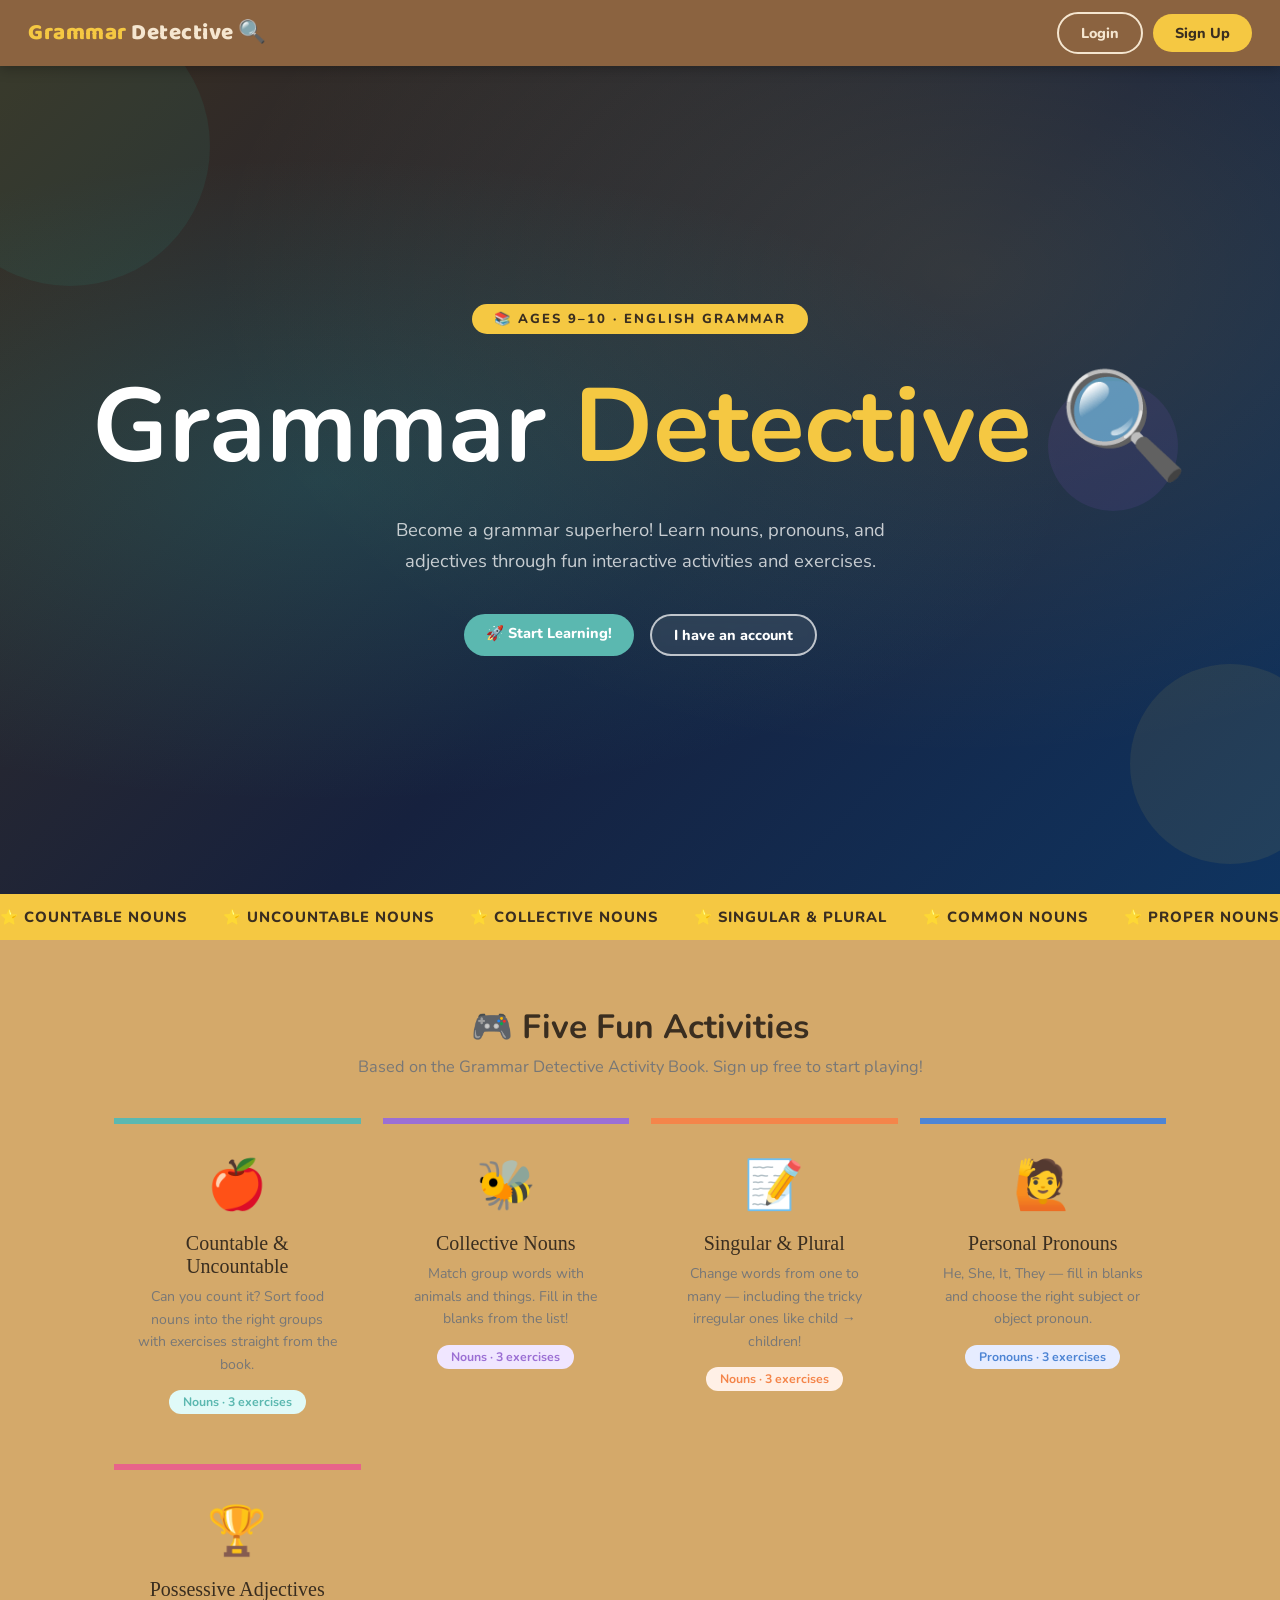
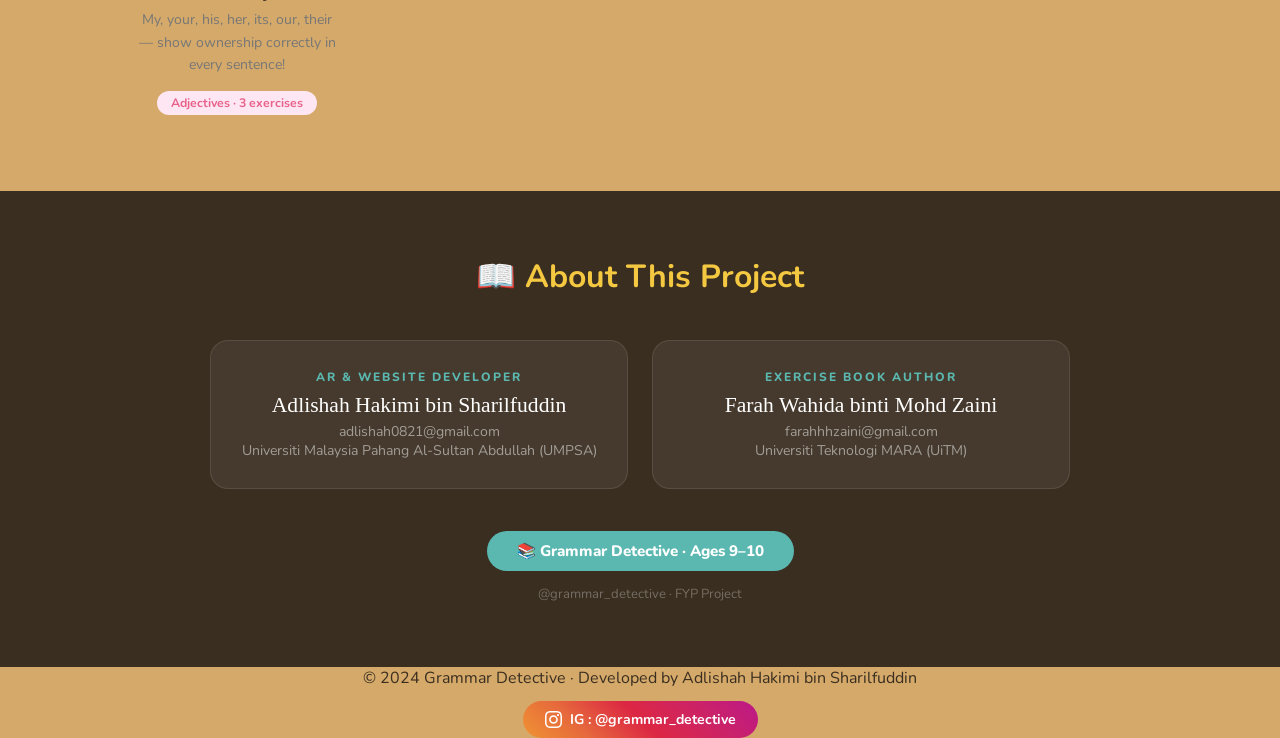
<file: index.html>
<!DOCTYPE html>
<html lang="en">
<head>
  <meta charset="UTF-8" />
  <meta name="viewport" content="width=device-width, initial-scale=1.0" />
  <title>Grammar Detective — Home</title>
  <link rel="stylesheet" href="style.css" />
  <style>
    /* ---- Hero ---- */
    .hero {
      background: linear-gradient(135deg, var(--dark) 0%, #16213e 55%, #0f3460 100%);
      min-height: 92vh;
      display: flex; flex-direction: column;
      align-items: center; justify-content: center;
      text-align: center; padding: 50px 24px;
      position: relative; overflow: hidden;
    }
    .hero::before {
      content: '';
      position: absolute; inset: 0;
      background:
        radial-gradient(ellipse at 25% 50%, rgba(46,196,182,.18) 0%, transparent 55%),
        radial-gradient(ellipse at 75% 25%, rgba(255,217,61,.13) 0%, transparent 55%);
      pointer-events: none;
    }
    .float-shape {
      position: absolute; border-radius: 50%; pointer-events: none;
      animation: bob 7s ease-in-out infinite;
    }
    @keyframes bob { 0%,100%{transform:translateY(0)} 50%{transform:translateY(-22px)} }

    .hero-badge {
      display: inline-block;
      background: var(--yellow); color: var(--dark);
      padding: 6px 22px; border-radius: 30px;
      font-weight: 800; font-size: 0.82rem; letter-spacing: 2px;
      text-transform: uppercase; margin-bottom: 22px; position: relative; z-index: 1;
    }
    .hero h1 {
      font-size: clamp(3.2rem, 9vw, 6.5rem);
      color: #fff; margin-bottom: 16px; position: relative; z-index: 1;
    }
    .hero h1 .y { color: var(--yellow); }
    .hero h1 .t { color: var(--teal); }
    .hero-sub {
      font-size: 1.15rem; color: rgba(255,255,255,.75);
      max-width: 520px; margin: 0 auto 38px; line-height: 1.7;
      position: relative; z-index: 1;
    }
    .hero-btns { display: flex; gap: 16px; flex-wrap: wrap; justify-content: center; position: relative; z-index: 1; }

    /* ---- Ghost button fix ---- */
    .btn-ghost {
      background: rgba(255,255,255,0.08) !important;
      border: 2px solid rgba(255,255,255,0.7) !important;
      color: #ffffff !important;
      backdrop-filter: blur(4px);
    }
    .btn-ghost:hover {
      background: rgba(255,255,255,0.18) !important;
      border-color: #ffffff !important;
    }

    /* ---- Scroll ticker ---- */
    .ticker { background: var(--yellow); padding: 13px 0; overflow: hidden; }
    .ticker-inner {
      display: flex; gap: 36px; white-space: nowrap;
      animation: tickerScroll 22s linear infinite;
    }
    .ticker-inner span { font-weight: 800; color: var(--dark); font-size: 0.92rem; text-transform: uppercase; letter-spacing: 1px; }
    .ticker-inner span::before { content: '⭐ '; }
    @keyframes tickerScroll { from{transform:translateX(0)} to{transform:translateX(-50%)} }

    /* ---- Activity preview cards ---- */
    .preview-section { padding: 64px 24px 48px; max-width: 1100px; margin: 0 auto; }
    .section-title { font-size: 2.1rem; text-align: center; margin-bottom: 6px; }
    .section-sub   { text-align: center; color: #777; margin-bottom: 40px; font-size: 1.02rem; }

    .preview-grid { display: grid; grid-template-columns: repeat(auto-fit, minmax(220px, 1fr)); gap: 22px; }
    .preview-card {
      background: var(--card); border-radius: var(--radius);
      padding: 28px 22px; text-align: center;
      box-shadow: var(--shadow); cursor: pointer;
      border-top: 6px solid transparent;
      transition: all 0.28s; text-decoration: none; display: block; color: inherit;
    }
    .preview-card:hover { transform: translateY(-9px); box-shadow: var(--shadow-hover); }
    .preview-card .p-icon  { font-size: 3rem; margin-bottom: 14px; }
    .preview-card .p-title { font-family: 'Fredoka One', cursive; font-size: 1.25rem; margin-bottom: 8px; }
    .preview-card .p-desc  { color: #777; font-size: 0.88rem; line-height: 1.6; margin-bottom: 14px; }
    .tag { display: inline-block; padding: 4px 14px; border-radius: 20px; font-size: 0.77rem; font-weight: 700; }

    /* ---- Credits ---- */
    .credits { background: var(--dark); color: #fff; padding: 64px 24px; text-align: center; }
    .credits h2 { font-size: 2rem; color: var(--yellow); margin-bottom: 42px; }
    .credits-row { display: flex; gap: 24px; flex-wrap: wrap; justify-content: center; max-width: 860px; margin: 0 auto 36px; }
    .credit-card {
      background: rgba(255,255,255,.06); border: 1px solid rgba(255,255,255,.1);
      border-radius: 18px; padding: 28px 30px; flex: 1; min-width: 240px;
    }
    .cr-role   { font-size: 0.75rem; font-weight: 800; color: var(--teal); text-transform: uppercase; letter-spacing: 2px; margin-bottom: 8px; }
    .cr-name   { font-family: 'Fredoka One', cursive; font-size: 1.35rem; margin-bottom: 4px; }
    .cr-detail { color: rgba(255,255,255,.5); font-size: 0.88rem; }
    .age-pill  { background: var(--teal); color: #fff; padding: 10px 30px; border-radius: 30px; font-weight: 800; font-size: 0.95rem; display: inline-block; margin-top: 6px; }

    /* ---- Footer ---- */
    footer {
      display: flex !important; flex-direction: column !important;
      align-items: center !important; gap: 12px !important;
    }
    .footer-ig {
      display: inline-flex; align-items: center; gap: 8px;
      color: #fff;
      background: linear-gradient(45deg, #f09433, #e6683c, #dc2743, #cc2366, #bc1888);
      padding: 9px 22px; border-radius: 30px;
      text-decoration: none; font-weight: 700; font-size: 0.88rem;
      transition: opacity 0.2s, transform 0.2s;
    }
    .footer-ig:hover { opacity: 0.88; transform: translateY(-2px); }
    .footer-ig svg { width: 17px; height: 17px; fill: #fff; flex-shrink: 0; }
  </style>
</head>
<body>

<nav class="gd-nav" id="gd-nav"></nav>

<!-- HERO -->
<section class="hero">
  <!-- decorative blobs -->
  <div class="float-shape" style="width:280px;height:280px;background:rgba(46,196,182,.08);top:-60px;left:-70px;animation-delay:0s;"></div>
  <div class="float-shape" style="width:200px;height:200px;background:rgba(255,217,61,.08);bottom:30px;right:-50px;animation-delay:2s;"></div>
  <div class="float-shape" style="width:130px;height:130px;background:rgba(155,93,229,.1);top:38%;right:8%;animation-delay:4s;"></div>

  <div class="hero-badge">📚 Ages 9–10 · English Grammar</div>
  <h1>Grammar <span class="y">Detective</span> <span class="t">🔍</span></h1>
  <p class="hero-sub">Become a grammar superhero! Learn nouns, pronouns, and adjectives through fun interactive activities and exercises.</p>
  <div class="hero-btns">
    <a href="signup.html" class="btn btn-teal btn-big">🚀 Start Learning!</a>
    <a href="login.html"  class="btn btn-ghost btn-big">I have an account</a>
  </div>
</section>

<!-- TICKER -->
<div class="ticker">
  <div class="ticker-inner">
    <span>Countable Nouns</span><span>Uncountable Nouns</span><span>Collective Nouns</span>
    <span>Singular &amp; Plural</span><span>Common Nouns</span><span>Proper Nouns</span>
    <span>Personal Pronouns</span><span>Comparative Adjectives</span>
    <span>Superlative Adjectives</span><span>Possessive Adjectives</span>
    <!-- duplicated for seamless loop -->
    <span>Countable Nouns</span><span>Uncountable Nouns</span><span>Collective Nouns</span>
    <span>Singular &amp; Plural</span><span>Common Nouns</span><span>Proper Nouns</span>
    <span>Personal Pronouns</span><span>Comparative Adjectives</span>
    <span>Superlative Adjectives</span><span>Possessive Adjectives</span>
  </div>
</div>

<!-- ACTIVITY PREVIEW -->
<section class="preview-section">
  <h2 class="section-title">🎮 Five Fun Activities</h2>
  <p class="section-sub">Based on the Grammar Detective Activity Book. Sign up free to start playing!</p>

  <div class="preview-grid">
    <a href="activity1.html" class="preview-card" style="border-color:var(--teal);">
      <div class="p-icon">🍎</div>
      <div class="p-title">Countable &amp; Uncountable</div>
      <div class="p-desc">Can you count it? Sort food nouns into the right groups with exercises straight from the book.</div>
      <span class="tag" style="background:#e0faf8;color:var(--teal);">Nouns · 3 exercises</span>
    </a>
    <a href="activity2.html" class="preview-card" style="border-color:var(--purple);">
      <div class="p-icon">🐝</div>
      <div class="p-title">Collective Nouns</div>
      <div class="p-desc">Match group words with animals and things. Fill in the blanks from the list!</div>
      <span class="tag" style="background:#f0e6ff;color:var(--purple);">Nouns · 3 exercises</span>
    </a>
    <a href="activity3.html" class="preview-card" style="border-color:var(--orange);">
      <div class="p-icon">📝</div>
      <div class="p-title">Singular &amp; Plural</div>
      <div class="p-desc">Change words from one to many — including the tricky irregular ones like child → children!</div>
      <span class="tag" style="background:#fff0e6;color:var(--orange);">Nouns · 3 exercises</span>
    </a>
    <a href="activity4.html" class="preview-card" style="border-color:var(--blue);">
      <div class="p-icon">🙋</div>
      <div class="p-title">Personal Pronouns</div>
      <div class="p-desc">He, She, It, They — fill in blanks and choose the right subject or object pronoun.</div>
      <span class="tag" style="background:#e6ecff;color:var(--blue);">Pronouns · 3 exercises</span>
    </a>
    <a href="activity5.html" class="preview-card" style="border-color:var(--pink);">
      <div class="p-icon">🏆</div>
      <div class="p-title">Possessive Adjectives</div>
      <div class="p-desc">My, your, his, her, its, our, their — show ownership correctly in every sentence!</div>
      <span class="tag" style="background:#ffe6f3;color:var(--pink);">Adjectives · 3 exercises</span>
    </a>
  </div>
</section>

<!-- CREDITS -->
<section class="credits">
  <h2>📖 About This Project</h2>
  <div class="credits-row">
    <div class="credit-card">
      <div class="cr-role">AR &amp; Website Developer</div>
      <div class="cr-name">Adlishah Hakimi bin Sharilfuddin</div>
      <div class="cr-detail">adlishah0821@gmail.com</div>
      <div class="cr-detail">Universiti Malaysia Pahang Al-Sultan Abdullah (UMPSA)</div>
    </div>
    <div class="credit-card">
      <div class="cr-role">Exercise Book Author</div>
      <div class="cr-name">Farah Wahida binti Mohd Zaini</div>
      <div class="cr-detail">farahhhzaini@gmail.com</div>
      <div class="cr-detail">Universiti Teknologi MARA (UiTM)</div>
    </div>
  </div>
  <div class="age-pill">📚 Grammar Detective · Ages 9–10</div>
  <p style="color:rgba(255,255,255,.3);margin-top:14px;font-size:0.82rem;">@grammar_detective · FYP Project</p>
</section>

<!-- FOOTER -->
<footer>
  <span>© 2024 Grammar Detective · Developed by <a href="#">Adlishah Hakimi bin Sharilfuddin</a></span>
  <a href="https://www.instagram.com/grammar_detective/" target="_blank" rel="noopener noreferrer" class="footer-ig">
    <svg xmlns="http://www.w3.org/2000/svg" viewBox="0 0 24 24">
      <path d="M12 2.163c3.204 0 3.584.012 4.85.07 3.252.148 4.771 1.691 4.919 4.919.058 1.265.069 1.645.069 4.849 0 3.205-.012 3.584-.069 4.849-.149 3.225-1.664 4.771-4.919 4.919-1.266.058-1.644.07-4.85.07-3.204 0-3.584-.012-4.849-.07-3.26-.149-4.771-1.699-4.919-4.92-.058-1.265-.07-1.644-.07-4.849 0-3.204.013-3.583.07-4.849.149-3.227 1.664-4.771 4.919-4.919 1.266-.057 1.645-.069 4.849-.069zm0-2.163c-3.259 0-3.667.014-4.947.072-4.358.2-6.78 2.618-6.98 6.98-.059 1.281-.073 1.689-.073 4.948 0 3.259.014 3.668.072 4.948.2 4.358 2.618 6.78 6.98 6.98 1.281.058 1.689.072 4.948.072 3.259 0 3.668-.014 4.948-.072 4.354-.2 6.782-2.618 6.979-6.98.059-1.28.073-1.689.073-4.948 0-3.259-.014-3.667-.072-4.947-.196-4.354-2.617-6.78-6.979-6.98-1.281-.059-1.69-.073-4.949-.073zm0 5.838c-3.403 0-6.162 2.759-6.162 6.162s2.759 6.163 6.162 6.163 6.162-2.759 6.162-6.163c0-3.403-2.759-6.162-6.162-6.162zm0 10.162c-2.209 0-4-1.79-4-4 0-2.209 1.791-4 4-4s4 1.791 4 4c0 2.21-1.791 4-4 4zm6.406-11.845c-.796 0-1.441.645-1.441 1.44s.645 1.44 1.441 1.44c.795 0 1.439-.645 1.439-1.44s-.644-1.44-1.439-1.44z"/>
    </svg>
    IG : @grammar_detective
  </a>
</footer>

<script src="auth.js"></script>

</body>
</html>
</file>
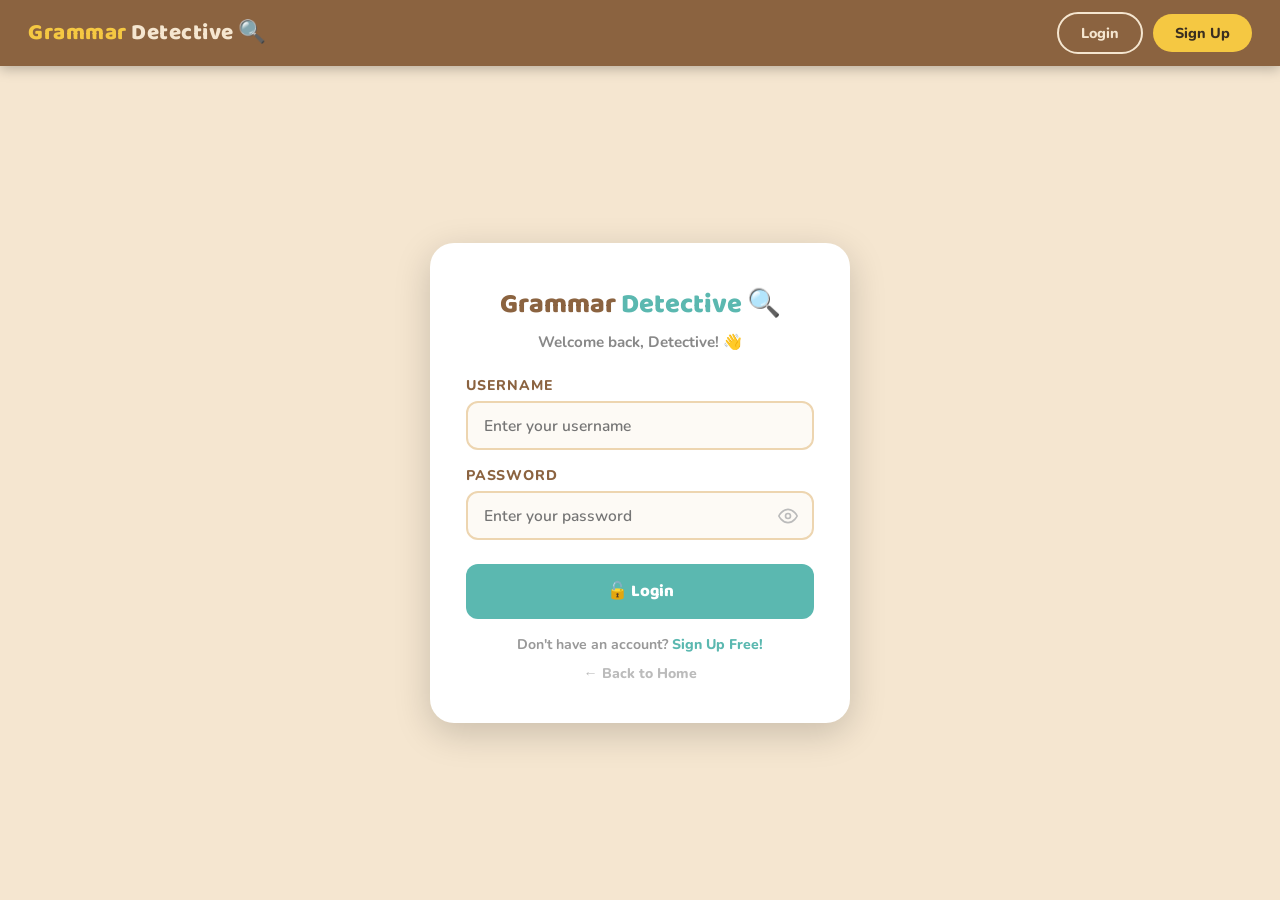
<file: activity1.html>
<!DOCTYPE html>
<html lang="en">
<head>
  <meta charset="UTF-8" />
  <meta name="viewport" content="width=device-width, initial-scale=1.0" />
  <title>Grammar Detective — Countable &amp; Uncountable</title>
  <link rel="stylesheet" href="style.css" />
  <link rel="stylesheet" href="activity1.css" />
</head>
<body>

  <nav class="gd-nav" id="gd-nav"></nav>

  <div class="a1-wrap">

    <!-- =====================================================
         PDF PAGE 1 — NOUNS CHAPTER MENU
         ===================================================== -->
    <div class="pdf-page-outer">
      <div class="chapter-menu">
        <div class="chapter-menu-title">N O U N S</div>

        <a href="activity1.html" class="chapter-nav-item active-item">
          <div class="chapter-nav-num num-teal">01</div>
          <div class="chapter-nav-label">Countable &amp; Uncountable</div>
          <div class="chapter-nav-arrow">›</div>
        </a>
        <a href="activity2.html" class="chapter-nav-item">
          <div class="chapter-nav-num num-orange">02</div>
          <div class="chapter-nav-label">Collective</div>
          <div class="chapter-nav-arrow">›</div>
        </a>
        <a href="activity3.html" class="chapter-nav-item">
          <div class="chapter-nav-num num-pink">03</div>
          <div class="chapter-nav-label">Singular &amp; Plural</div>
          <div class="chapter-nav-arrow">›</div>
        </a>
        <a href="#" class="chapter-nav-item">
          <div class="chapter-nav-num num-purple">04</div>
          <div class="chapter-nav-label">Common</div>
          <div class="chapter-nav-arrow">›</div>
        </a>
        <a href="#" class="chapter-nav-item">
          <div class="chapter-nav-num num-green">05</div>
          <div class="chapter-nav-label">Proper</div>
          <div class="chapter-nav-arrow">›</div>
        </a>

        <div class="pdf-pagenum">1</div>
      </div>
    </div>

    <!-- =====================================================
         PDF PAGE 2 — NOTES: Countable & Uncountable
         ===================================================== -->
    <div class="pdf-page-outer">
      <div class="notes-page">

        <div class="notes-lightbulb">💡</div>
        <div class="notes-page-title">COUNTABLE &amp;<br>UNCOUNTABLE</div>

        <div class="notes-timeline">

          <!-- Row 1: circle 1 LEFT — COUNTABLE definition -->
          <div class="timeline-row">
            <div class="tl-left">
              <div class="notes-box">
                <div class="type-pill pill-teal">COUNTABLE</div>
                <p>We can use countable nouns<br>for things <strong class="hl-red">we can count.</strong><br>They can be singular or plural.</p>
              </div>
            </div>
            <div class="tl-dot">1</div>
            <div class="tl-right tl-empty"></div>
          </div>

          <!-- Row 2: circle 2 RIGHT — Examples countable -->
          <div class="timeline-row">
            <div class="tl-left tl-empty"></div>
            <div class="tl-dot">2</div>
            <div class="tl-right">
              <div class="ex-card ex-card-teal">
                <div class="ex-card-header">EXAMPLES</div>
                <div class="ex-card-body">
                  <div class="ex-table-row header">
                    <span>SINGULAR</span><span></span><span>PLURAL</span>
                  </div>
                  <div class="ex-table-row">
                    <span>🐱 cat</span>
                    <span class="arrow-cell">→</span>
                    <span>cats</span>
                  </div>
                  <div class="ex-table-row">
                    <span>📚 book</span>
                    <span class="arrow-cell">→</span>
                    <span>books 📖</span>
                  </div>
                </div>
              </div>
            </div>
          </div>

          <!-- Row 3: circle 3 LEFT — UNCOUNTABLE definition -->
          <div class="timeline-row">
            <div class="tl-left">
              <div class="notes-box">
                <div class="type-pill pill-orange">UNCOUNTABLE</div>
                <p>We can use uncountable nouns<br>for things <strong class="hl-red">we cannot count.</strong><br>These nouns are always singular.</p>
              </div>
            </div>
            <div class="tl-dot">3</div>
            <div class="tl-right tl-empty"></div>
          </div>

          <!-- Row 4: circle 4 RIGHT — Examples uncountable -->
          <div class="timeline-row">
            <div class="tl-left tl-empty"></div>
            <div class="tl-dot">4</div>
            <div class="tl-right">
              <div class="ex-card ex-card-orange">
                <div class="ex-card-header">EXAMPLES</div>
                <div class="ex-card-body">
                  <div class="unc-pills-wrap">
                    <div class="unc-pill-item">
                      <span class="unc-pill-num">1</span> 🥛 milk
                    </div>
                    <div class="unc-pill-item">
                      <span class="unc-pill-num">2</span> 💧 water
                    </div>
                    <div class="unc-pill-item">
                      <span class="unc-pill-num">3</span> 🏖️ sand
                    </div>
                  </div>
                </div>
              </div>
            </div>
          </div>

          <!-- Row 5: circle 5 LEFT — REVISION -->
          <div class="timeline-row">
            <div class="tl-left">
              <div class="revision-box">
                <div class="revision-pill">REVISION</div>
                <span class="revision-link">Click Here ✳️</span>
                <p class="revision-sub">Give your brain a test!</p>
              </div>
            </div>
            <div class="tl-dot">5</div>
            <div class="tl-right tl-empty"></div>
          </div>

        </div><!-- /notes-timeline -->

        <div class="pdf-pagenum">2</div>
      </div>
    </div>

    <!-- =====================================================
         PDF PAGE 3 — EXERCISE 1: COLORING FUN
         ===================================================== -->
    <div class="pdf-page-outer">
      <div class="exercise-page">

        <div class="ex-page-header">
          <span class="ex-sun-emoji">☀️</span>
          <h2 class="ex-page-title">COLORING FUN</h2>
        </div>

        <p class="ex-instructions">
          <strong>Instructions:</strong>
          Color the picture below with <strong class="t-red">red</strong> color for <em><strong>COUNTABLE</strong></em>
          and <strong class="t-blue">blue</strong> color for <em><strong>UNCOUNTABLE</strong></em>.
          <span class="hint-text">Click each item once for red (C), again for blue (U), again to reset.</span>
        </p>

        <div class="color-legend">
          <div class="legend-item"><span class="ldot red-dot"></span><span class="t-red">RED</span> = Countable</div>
          <div class="legend-item"><span class="ldot blue-dot"></span><span class="t-blue">BLUE</span> = Uncountable</div>
        </div>

        <!-- Suitcase wrapper -->
        <div class="suitcase-wrap">
          <div class="coloring-grid" id="color-grid">
            <!-- Built by activity1.js -->
          </div>
        </div>

        <div class="ex-btn-row">
          <button class="check-btn btn-orange-check" id="btn-check-color">✅ Check Colours</button>
        </div>
        <div class="ex-result" id="result-color"></div>

        <div class="pdf-pagenum">3</div>
      </div>
    </div>

    <!-- =====================================================
         PDF PAGE 4 — EXERCISE 2: LET'S FIND
         ===================================================== -->
    <div class="pdf-page-outer">
      <div class="exercise-page">

        <div class="ex-page-header">
          <span class="ex-sun-emoji">☀️</span>
          <h2 class="ex-page-title">LET'S FIND</h2>
        </div>

        <p class="ex-instructions">
          Write a <strong class="t-red">"C"</strong> if it's a countable noun,
          or <strong class="t-blue">"U"</strong> if it's an uncountable noun.
        </p>

        <div class="find-grid" id="find-grid">
          <!-- Built by activity1.js -->
        </div>

        <div class="ex-btn-row">
          <button class="check-btn btn-teal-check" id="btn-check-find">✅ Check Answers</button>
        </div>
        <div class="ex-result" id="result-find"></div>

        <div class="pdf-pagenum">4</div>
      </div>
    </div>

    <!-- =====================================================
         PDF PAGE 5 — EXERCISE 3: COUNTABLE OR UNCOUNTABLE? (Jars)
         ===================================================== -->
    <div class="pdf-page-outer">
      <div class="exercise-page">

        <div class="ex-page-header">
          <span class="ex-sun-emoji">☀️</span>
          <h2 class="ex-page-title">COUNTABLE OR<br>UNCOUNTABLE?</h2>
        </div>

        <p class="ex-instructions">
          <strong>Instructions:</strong>
          Label the objects and drag their names into the correct jar —
          <strong class="t-teal">Countable</strong> or <strong class="t-blue">Uncountable</strong>.
        </p>

        <!-- Word bank (items to drag) -->
        <div class="jar-items-row" id="jar-bank">
          <!-- Built by activity1.js -->
        </div>

        <!-- Two jars -->
        <div class="jars-row">
          <div class="jar-col">
            <p class="jar-col-label lbl-teal">🫙 Countable</p>
            <div class="jar-drop jar-teal"
                 id="jar-countable"
                 ondragover="Activity1.jarOver(event)"
                 ondragleave="Activity1.jarLeave(event)"
                 ondrop="Activity1.jarDrop(event,'countable')">
              <span class="jar-placeholder" id="jph-countable">Drop here…</span>
            </div>
          </div>
          <div class="jar-col">
            <p class="jar-col-label lbl-blue">🫙 Uncountable</p>
            <div class="jar-drop jar-blue"
                 id="jar-uncountable"
                 ondragover="Activity1.jarOver(event)"
                 ondragleave="Activity1.jarLeave(event)"
                 ondrop="Activity1.jarDrop(event,'uncountable')">
              <span class="jar-placeholder" id="jph-uncountable">Drop here…</span>
            </div>
          </div>
        </div>

        <div class="ex-btn-row">
          <button class="check-btn btn-blue-check" id="btn-check-jar">✅ Check Sorting</button>
        </div>
        <div class="ex-result" id="result-jar"></div>

        <div class="pdf-pagenum">5</div>
      </div>
    </div>

    <!-- =====================================================
         PDF PAGE 6 — MORE GAMES & QUIZZES (QR code page)
         ===================================================== -->
    <div class="pdf-page-outer">
      <div class="more-games-page">

        <!-- Decorative daisy flowers (SVG) -->
        <div class="daisy daisy-tl">
          <svg width="100" height="100" viewBox="0 0 100 100">
            <g transform="translate(50,50)">
              <ellipse rx="9" ry="28" fill="#F5F0DC" stroke="#8B6340" stroke-width="2" transform="rotate(0)"/>
              <ellipse rx="9" ry="28" fill="#F5F0DC" stroke="#8B6340" stroke-width="2" transform="rotate(40)"/>
              <ellipse rx="9" ry="28" fill="#F5F0DC" stroke="#8B6340" stroke-width="2" transform="rotate(80)"/>
              <ellipse rx="9" ry="28" fill="#F5F0DC" stroke="#8B6340" stroke-width="2" transform="rotate(120)"/>
              <ellipse rx="9" ry="28" fill="#F5F0DC" stroke="#8B6340" stroke-width="2" transform="rotate(160)"/>
              <ellipse rx="9" ry="28" fill="#F5F0DC" stroke="#8B6340" stroke-width="2" transform="rotate(200)"/>
              <ellipse rx="9" ry="28" fill="#F5F0DC" stroke="#8B6340" stroke-width="2" transform="rotate(240)"/>
              <ellipse rx="9" ry="28" fill="#F5F0DC" stroke="#8B6340" stroke-width="2" transform="rotate(280)"/>
              <ellipse rx="9" ry="28" fill="#F5F0DC" stroke="#8B6340" stroke-width="2" transform="rotate(320)"/>
              <circle r="12" fill="#F5F0DC" stroke="#8B6340" stroke-width="2"/>
            </g>
          </svg>
        </div>
        <div class="daisy daisy-tr">
          <svg width="90" height="90" viewBox="0 0 100 100">
            <g transform="translate(50,50)">
              <ellipse rx="9" ry="28" fill="#F5F0DC" stroke="#8B6340" stroke-width="2" transform="rotate(0)"/>
              <ellipse rx="9" ry="28" fill="#F5F0DC" stroke="#8B6340" stroke-width="2" transform="rotate(45)"/>
              <ellipse rx="9" ry="28" fill="#F5F0DC" stroke="#8B6340" stroke-width="2" transform="rotate(90)"/>
              <ellipse rx="9" ry="28" fill="#F5F0DC" stroke="#8B6340" stroke-width="2" transform="rotate(135)"/>
              <ellipse rx="9" ry="28" fill="#F5F0DC" stroke="#8B6340" stroke-width="2" transform="rotate(180)"/>
              <ellipse rx="9" ry="28" fill="#F5F0DC" stroke="#8B6340" stroke-width="2" transform="rotate(225)"/>
              <ellipse rx="9" ry="28" fill="#F5F0DC" stroke="#8B6340" stroke-width="2" transform="rotate(270)"/>
              <ellipse rx="9" ry="28" fill="#F5F0DC" stroke="#8B6340" stroke-width="2" transform="rotate(315)"/>
              <circle r="12" fill="#F5F0DC" stroke="#8B6340" stroke-width="2"/>
            </g>
          </svg>
        </div>
        <div class="daisy daisy-bl">
          <svg width="78" height="78" viewBox="0 0 100 100">
            <g transform="translate(50,50)">
              <ellipse rx="9" ry="28" fill="#F5F0DC" stroke="#8B6340" stroke-width="2" transform="rotate(0)"/>
              <ellipse rx="9" ry="28" fill="#F5F0DC" stroke="#8B6340" stroke-width="2" transform="rotate(60)"/>
              <ellipse rx="9" ry="28" fill="#F5F0DC" stroke="#8B6340" stroke-width="2" transform="rotate(120)"/>
              <ellipse rx="9" ry="28" fill="#F5F0DC" stroke="#8B6340" stroke-width="2" transform="rotate(180)"/>
              <ellipse rx="9" ry="28" fill="#F5F0DC" stroke="#8B6340" stroke-width="2" transform="rotate(240)"/>
              <ellipse rx="9" ry="28" fill="#F5F0DC" stroke="#8B6340" stroke-width="2" transform="rotate(300)"/>
              <circle r="11" fill="#F5F0DC" stroke="#8B6340" stroke-width="2"/>
            </g>
          </svg>
        </div>
        <div class="daisy daisy-br">
          <svg width="86" height="86" viewBox="0 0 100 100">
            <g transform="translate(50,50)">
              <ellipse rx="9" ry="28" fill="#F5F0DC" stroke="#8B6340" stroke-width="2" transform="rotate(0)"/>
              <ellipse rx="9" ry="28" fill="#F5F0DC" stroke="#8B6340" stroke-width="2" transform="rotate(45)"/>
              <ellipse rx="9" ry="28" fill="#F5F0DC" stroke="#8B6340" stroke-width="2" transform="rotate(90)"/>
              <ellipse rx="9" ry="28" fill="#F5F0DC" stroke="#8B6340" stroke-width="2" transform="rotate(135)"/>
              <ellipse rx="9" ry="28" fill="#F5F0DC" stroke="#8B6340" stroke-width="2" transform="rotate(180)"/>
              <ellipse rx="9" ry="28" fill="#F5F0DC" stroke="#8B6340" stroke-width="2" transform="rotate(225)"/>
              <ellipse rx="9" ry="28" fill="#F5F0DC" stroke="#8B6340" stroke-width="2" transform="rotate(270)"/>
              <ellipse rx="9" ry="28" fill="#F5F0DC" stroke="#8B6340" stroke-width="2" transform="rotate(315)"/>
              <circle r="11" fill="#F5F0DC" stroke="#8B6340" stroke-width="2"/>
            </g>
          </svg>
        </div>

        <!-- Title -->
        <h2 class="mg-title" style="position:relative;z-index:2;">MORE<br>GAMES &amp; QUIZZES</h2>

        <!-- QR boxes -->
        <div class="qr-row" style="margin-top:8px;">
          <div class="qr-box">
            <img src="GameQR_1.png" style="width:100%;height:100%;object-fit:contain;" />
            <div class="qr-label">GAME</div>
          </div>

          <div class="qr-box">
            <img src="ArQR_1.png" style="width:100%;height:100%;object-fit:contain;" />
            <div class="qr-label">AR (1)</div>
          </div>
        </div>

        <p class="mg-sub" style="margin-top:22px;margin-bottom:0;">SCAN OR CLICK TO PLAY</p>

        <div class="pdf-pagenum" style="position:relative;z-index:2;margin-top:20px;">6</div>
      </div>
    </div>

    <!-- =====================================================
         SCORE PANEL — shown after all 3 exercises done
         ===================================================== -->
    <section class="score-panel" id="score-panel">
      <div class="score-stars" id="sp-stars">⭐⭐⭐</div>
      <div class="score-big"   id="sp-num">0</div>
      <div class="score-sub"   id="sp-sub">out of 0 questions</div>
      <div class="score-msg"   id="sp-msg"></div>
      <div class="score-btns">
        <button class="btn btn-yellow" onclick="Activity1.resetAll()">🔄 Try Again</button>
        <a class="btn btn-teal" href="activity2.html">Next: Collective Nouns →</a>
        <a class="btn btn-tan"  href="dashboard.html" style="color:var(--brown);">🏠 Dashboard</a>
      </div>
    </section>

  </div><!-- /a1-wrap -->

  <footer class="gd-footer">
    © 2026 Grammar Detective ·
    <a href="index.html">Home</a> ·
    <a href="dashboard.html">Dashboard</a>
  </footer>

  <script src="auth.js"></script>
  <script src="activity1.js"></script>

</body>
</html>
</file>
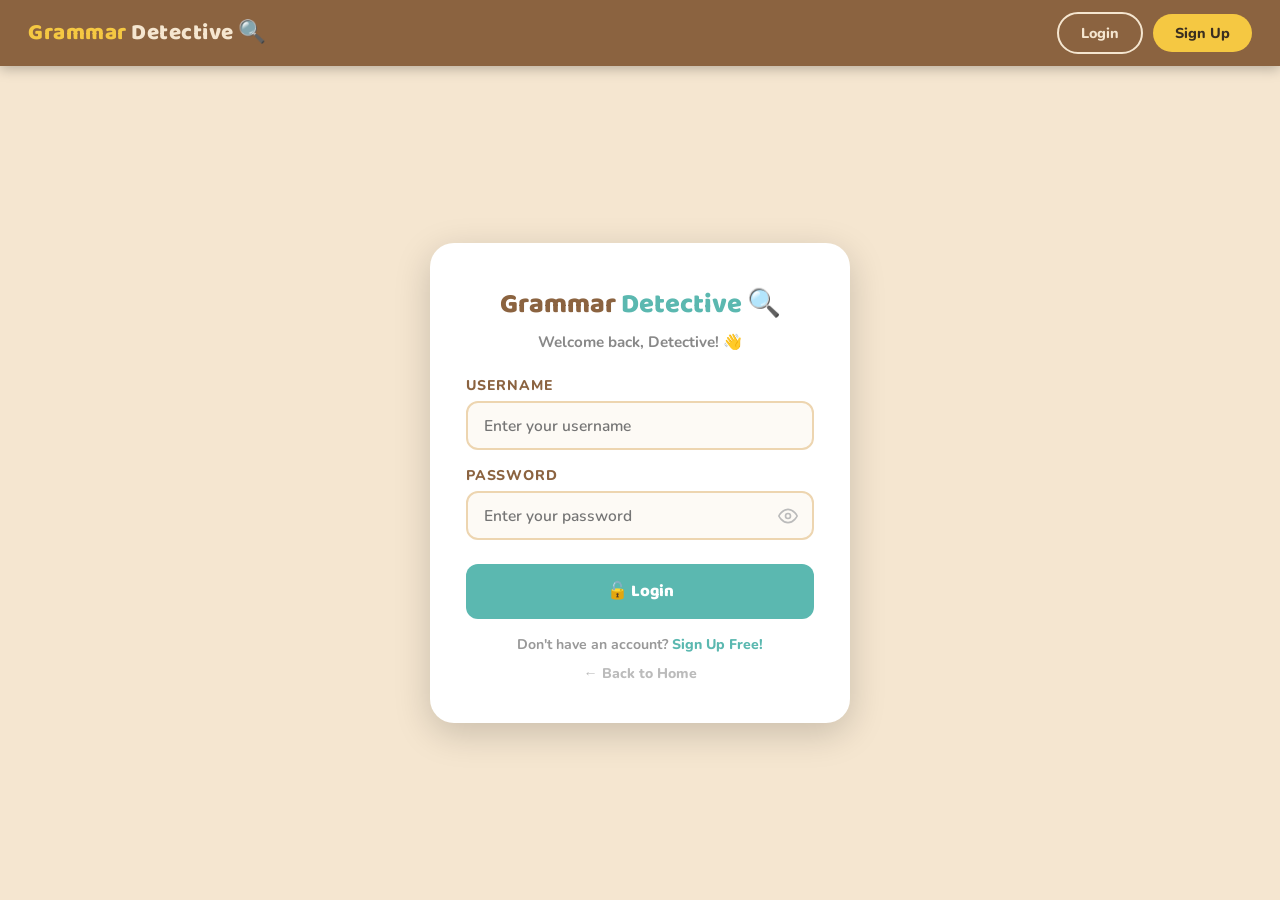
<file: activity2.html>
<!DOCTYPE html>
<html lang="en">
<head>
  <meta charset="UTF-8" />
  <meta name="viewport" content="width=device-width, initial-scale=1.0" />
  <title>Grammar Detective — Collective Nouns</title>
  <link rel="stylesheet" href="style.css" />
  <style>
    /* ============================================================
       ACTIVITY 2 — Collective Nouns
       PDF-faithful design: notebook cards, tan outer, orange accents
       ============================================================ */

    body { background: #D4A96A; }

    .a2-wrap {
      max-width: 820px;
      margin: 0 auto;
      padding: 32px 20px 72px;
    }

    /* ── Outer tan page border (same as act1) ── */
    .pdf-page-outer {
      background: #D4A96A;
      border-radius: 24px;
      padding: 14px;
      margin-bottom: 24px;
      box-shadow: 0 6px 28px rgba(0,0,0,0.13);
    }

    /* ── White inner page ── */
    .pdf-inner {
      background: #FDFAF5;
      border-radius: 12px;
      overflow: hidden;
    }

    /* ============================================================
       NOTES PAGE  (PDF p.7 & p.8) — notebook browser-tab style
       ============================================================ */
    .notes-topbar {
      background: #FDFAF5;
      border-bottom: 1.5px solid #E0D8CC;
      padding: 10px 20px;
      display: flex;
      align-items: center;
      justify-content: space-between;
    }
    .notes-tab-label {
      font-family: 'Baloo 2', cursive;
      font-weight: 900;
      font-size: 0.8rem;
      letter-spacing: 2px;
      text-transform: uppercase;
      color: #3A2E20;
    }
    .notes-tab-dots {
      display: flex; gap: 7px;
    }
    .notes-tab-dots span {
      width: 14px; height: 14px;
      border-radius: 50%;
      border: 2px solid #C8BBA6;
      display: block;
    }

    .notes-body {
      padding: 32px 30px 28px;
    }

    .notes-page-title {
      font-family: 'Baloo 2', cursive;
      font-size: clamp(2rem, 6vw, 2.8rem);
      font-weight: 900;
      text-transform: uppercase;
      text-align: center;
      color: #3A2E20;
      letter-spacing: 2px;
      margin-bottom: 24px;
      line-height: 1.1;
    }

    /* Definition bullet row */
    .def-row {
      display: flex;
      align-items: flex-start;
      gap: 10px;
      margin-bottom: 20px;
      font-size: 1.05rem;
      line-height: 1.7;
      color: #3A2E20;
    }
    .def-bullet {
      font-size: 1.4rem;
      margin-top: 2px;
      flex-shrink: 0;
    }
    .def-text .hl-orange { color: #F4854A; font-weight: 800; }
    .def-text .hl-purple { color: #9B6FD4; font-weight: 800; }
    .def-text .hl-red    { color: #E04B4B; font-weight: 800; }
    .def-text .hl-green  { color: #5BAE6A; font-weight: 800; }

    .ex-subtitle {
      font-size: 1.05rem;
      font-weight: 700;
      color: #3A2E20;
      margin-bottom: 18px;
    }

    /* Example grid: animal + caption */
    .examples-grid {
      display: grid;
      grid-template-columns: repeat(3, 1fr);
      gap: 18px;
      margin-bottom: 10px;
    }
    .ex-item {
      text-align: center;
    }
    .ex-emoji-big {
      font-size: 4.2rem;
      display: block;
      margin-bottom: 8px;
      line-height: 1;
    }
    .ex-caption {
      font-size: 0.93rem;
      line-height: 1.5;
      color: #3A2E20;
    }
    .ex-caption .hl-word {
      font-weight: 800;
    }
    .hl-orange { color: #F4854A; }
    .hl-purple { color: #9B6FD4; }
    .hl-blue   { color: #4E85D4; }
    .hl-teal   { color: #5BB8B0; }
    .hl-red    { color: #E04B4B; }
    .hl-green  { color: #5BAE6A; }
    .hl-pink   { color: #E8638A; }

    /* Also for p.8 — two-column layout */
    .examples-grid-2col {
      display: grid;
      grid-template-columns: 1fr 1fr;
      gap: 22px 28px;
    }

    .pdf-pagenum {
      text-align: center;
      font-family: 'Baloo 2', cursive;
      font-size: 1.1rem; font-weight: 900;
      color: #3A2E20;
      padding: 8px 0 0;
    }

    /* ============================================================
       EXERCISE PAGES (white inner with rounded outer)
       ============================================================ */
    .ex-page {
      background: #fff;
      border-radius: 12px;
      padding: 30px 28px 26px;
    }

    .ex-page-header {
      display: flex; align-items: center; gap: 14px;
      margin-bottom: 20px;
    }
    .ex-sun { font-size: 2.5rem; line-height: 1; }
    .ex-title {
      font-family: 'Baloo 2', cursive;
      font-size: clamp(1.6rem, 4vw, 2.1rem);
      font-weight: 900;
      text-transform: uppercase;
      color: #3A2E20;
      line-height: 1.1;
    }

    .ex-instruction {
      font-size: 0.95rem;
      color: #555;
      line-height: 1.7;
      margin-bottom: 24px;
    }
    .ex-instruction strong { color: #3A2E20; }

    /* ── Ex1: LET'S MATCH  (PDF p.10) ── */
    .match-interactive {
      display: grid;
      grid-template-columns: 1fr 1fr;
      gap: 16px;
      margin-bottom: 8px;
    }
    .match-col-label {
      font-size: 0.72rem; font-weight: 900;
      color: #8B6340; text-transform: uppercase;
      letter-spacing: 1.5px; text-align: center; margin-bottom: 6px;
    }
    .match-item {
      padding: 13px 16px;
      border: 2.5px solid #D4C5B0;
      border-radius: 12px;
      cursor: pointer;
      font-family: 'Baloo 2', cursive;
      font-weight: 800;
      font-size: 0.95rem;
      color: #3A2E20;
      background: #FDFAF5;
      text-align: center;
      transition: all 0.18s;
      user-select: none;
      margin-bottom: 8px;
    }
    .match-item:hover    { border-color: #9B6FD4; background: #f5f0fc; }
    .match-item.selected { border-color: #9B6FD4; background: #9B6FD4; color: #fff; }
    .match-item.matched  { border-color: #5BAE6A; background: #edfaf3; color: #2e7d4f; pointer-events: none; }
    .match-item.wrong-flash { border-color: #E04B4B; background: #fef0f0; }
    .match-feedback { margin-top: 10px; font-weight: 700; font-size: 0.95rem; min-height: 22px; }
    .match-score-line { font-size: 0.85rem; color: #8B6340; font-weight: 600; margin-top: 4px; }

    /* ── Ex3: MATCH ME  (PDF p.12) ── */
    .matchme-legend {
      background: #D6EDF5;
      border-radius: 10px;
      padding: 14px 18px;
      margin-bottom: 20px;
      display: grid;
      grid-template-columns: repeat(3, 1fr);
      gap: 8px;
    }
    .legend-entry {
      font-family: 'Baloo 2', cursive;
      font-weight: 800;
      font-size: 0.92rem;
      color: #3A2E20;
      text-align: center;
    }
    .legend-entry .leg-num {
      display: inline-block;
      background: #3A2E20; color: #fff;
      width: 22px; height: 22px; border-radius: 50%;
      font-size: 0.8rem;
      line-height: 22px;
      text-align: center;
      margin-right: 5px;
    }

    .matchme-grid {
      display: grid;
      grid-template-columns: 1fr 1fr;
      gap: 18px;
    }
    .matchme-item {
      background: #FDFAF5;
      border: 2px solid #E0D8CC;
      border-radius: 14px;
      padding: 18px 14px 14px;
      text-align: center;
    }
    .matchme-emoji {
      font-size: 3.8rem;
      display: block;
      margin-bottom: 8px;
    }
    .matchme-answer-circle {
      width: 44px; height: 44px;
      border: 2.5px solid #3A2E20;
      border-radius: 50%;
      margin: 6px auto 0;
      font-family: 'Baloo 2', cursive;
      font-weight: 900; font-size: 1.1rem;
      color: #3A2E20;
      display: flex; align-items: center; justify-content: center;
      cursor: pointer;
      transition: all 0.18s;
      user-select: none;
    }
    .matchme-answer-circle.selected { background: #3A2E20; color: #fff; }
    .matchme-answer-circle.correct  { background: #5BAE6A; border-color: #5BAE6A; color: #fff; }
    .matchme-answer-circle.wrong    { background: #E04B4B; border-color: #E04B4B; color: #fff; }

    .matchme-opts {
      display: flex; flex-wrap: wrap; gap: 5px;
      justify-content: center; margin-top: 8px;
    }
    .mm-opt {
      width: 30px; height: 30px;
      border-radius: 50%;
      border: 2px solid #C8BBA6;
      background: #fff;
      font-family: 'Baloo 2', cursive;
      font-weight: 900; font-size: 0.82rem;
      cursor: pointer; color: #3A2E20;
      transition: all 0.15s;
      display: flex; align-items: center; justify-content: center;
    }
    .mm-opt:hover    { border-color: #9B6FD4; color: #9B6FD4; }
    .mm-opt.selected { background: #3A2E20; border-color: #3A2E20; color: #fff; }
    .mm-opt.correct  { background: #5BAE6A; border-color: #5BAE6A; color: #fff; pointer-events: none; }
    .mm-opt.wrong    { background: #E04B4B; border-color: #E04B4B; color: #fff; pointer-events: none; }

    /* ── Shared submit / result ── */
    .ex-btn-row { text-align: center; margin-top: 22px; }
    .check-btn {
      font-family: 'Baloo 2', cursive !important;
      font-weight: 900 !important;
      font-size: 1rem !important;
      padding: 13px 40px !important;
      border-radius: 30px !important;
      border: none; cursor: pointer;
      box-shadow: 0 4px 0 rgba(0,0,0,0.15);
      letter-spacing: 0.5px;
      transition: transform 0.15s, box-shadow 0.15s;
    }
    .check-btn:hover  { transform: translateY(-2px); box-shadow: 0 6px 0 rgba(0,0,0,0.12); }
    .check-btn:active { transform: translateY(1px);  box-shadow: 0 2px 0 rgba(0,0,0,0.12); }
    .btn-purple-check { background: #9B6FD4; color: #fff; }

    .ex-result {
      margin-top: 14px; padding: 12px 18px;
      border-radius: 12px; font-weight: 800; font-size: 0.93rem;
      text-align: center; display: none;
    }
    .ex-result.ok  { background: #EDFAF3; color: #1a8a4a; border: 2px solid #a3e8c0; }
    .ex-result.err { background: #FFF0F0; color: #E04B4B; border: 2px solid #f5c0c0; }

    /* ============================================================
       SCORE PANEL
       ============================================================ */
    .score-panel {
      background: #8B6340; color: #fff;
      border-radius: 20px; padding: 38px 28px;
      text-align: center; display: none;
      box-shadow: 0 8px 28px rgba(0,0,0,0.2);
      margin-bottom: 24px;
    }
    .score-stars { font-size: 2.6rem; margin-bottom: 8px; }
    .score-big   { font-family: 'Baloo 2', cursive; font-size: 5.5rem; font-weight: 900; color: #F5C842; line-height: 1; }
    .score-sub   { color: rgba(255,255,255,0.55); margin-bottom: 8px; font-size: 0.9rem; }
    .score-msg   { font-size: 1rem; color: rgba(255,255,255,0.85); margin-bottom: 28px; line-height: 1.65; }
    .score-btns  { display: flex; gap: 10px; flex-wrap: wrap; justify-content: center; }

    /* ============================================================
       RESPONSIVE
       ============================================================ */
    @media (max-width: 600px) {
      .examples-grid   { grid-template-columns: 1fr 1fr; }
      .examples-grid-2col { grid-template-columns: 1fr; }
      .matchme-grid    { grid-template-columns: 1fr; }
      .match-interactive { grid-template-columns: 1fr; }
      .matchme-legend  { grid-template-columns: repeat(2, 1fr); }
      .notes-body      { padding: 22px 18px; }
      .ex-page         { padding: 22px 16px; }
    }
  </style>
</head>
<body>

  <nav class="gd-nav" id="gd-nav"></nav>

  <div class="a2-wrap">

    <!-- =====================================================
         PDF PAGE 7 — NOTES: Collective Noun (definition + examples)
         ===================================================== -->
    <div class="pdf-page-outer">
      <div class="pdf-inner">
        <div class="notes-topbar">
          <span class="notes-tab-label">NOTES</span>
          <div class="notes-tab-dots">
            <span></span><span></span><span></span>
          </div>
        </div>
        <div class="notes-body">
          <div class="notes-page-title">COLLECTIVE NOUN</div>

          <div class="def-row">
            <span class="def-bullet">•</span>
            <span class="def-text">
              A <span class="hl-orange">collective noun</span> is a word used to name a
              <span class="hl-orange">group</span> of <span class="hl-orange">people</span>,
              <span class="hl-orange">animals</span>, or <span class="hl-orange">things</span>.
            </span>
          </div>

          <p class="ex-subtitle">Example of collective nouns:</p>

          <div class="examples-grid">
            <div class="ex-item">
              <span class="ex-emoji-big">🐄🐄🐄</span>
              <div class="ex-caption">a <span class="hl-word hl-orange">herd</span> of cows</div>
            </div>
            <div class="ex-item">
              <span class="ex-emoji-big">🐝🐝🐝</span>
              <div class="ex-caption">a <span class="hl-word hl-orange">swarm</span> of bees</div>
            </div>
            <div class="ex-item">
              <span class="ex-emoji-big">🐦🐦🐦</span>
              <div class="ex-caption">a <span class="hl-word hl-blue">flight</span> of birds</div>
            </div>
          </div>

         
        </div>
      </div>
    </div>

    <!-- =====================================================
         PDF PAGE 8 — NOTES continued (more examples)
         ===================================================== -->
    <div class="pdf-page-outer">
      <div class="pdf-inner">
        <div class="notes-topbar">
          <span class="notes-tab-label">NOTES</span>
          <div class="notes-tab-dots">
            <span></span><span></span><span></span>
          </div>
        </div>
        <div class="notes-body">
          <div class="notes-page-title">COLLECTIVE NOUN</div>
          <p class="ex-subtitle">Example of collective nouns:</p>

          <div class="examples-grid-2col">
            <div class="ex-item">
              <span class="ex-emoji-big">🗝️🗝️🗝️</span>
              <div class="ex-caption">a <span class="hl-word hl-orange">bunch</span> of keys</div>
            </div>
            <div class="ex-item">
              <span class="ex-emoji-big">👩‍🏫👩‍🎓👨‍🎓</span>
              <div class="ex-caption">a <span class="hl-word hl-purple">class</span> of students</div>
            </div>
            <div class="ex-item">
              <span class="ex-emoji-big">🐕🐕🐕</span>
              <div class="ex-caption">a <span class="hl-word hl-teal">pack</span> of dogs</div>
            </div>
            <div class="ex-item">
              <span class="ex-emoji-big">🃏🃏🃏</span>
              <div class="ex-caption">a <span class="hl-word hl-blue">deck</span> of cards</div>
            </div>
            <div class="ex-item">
              <span class="ex-emoji-big">🔧🔨⚙️</span>
              <div class="ex-caption">a <span class="hl-word hl-red">set</span> of tools</div>
            </div>
          </div>

          
        </div>
      </div>
    </div>

    <!-- =====================================================
         PDF PAGE 10 — EXERCISE 1: LET'S MATCH
         ===================================================== -->
    <div class="pdf-page-outer">
      <div class="ex-page">
        <div class="ex-page-header">
          <span class="ex-sun">☀️</span>
          <h2 class="ex-title">LET'S MATCH</h2>
        </div>

        <p class="ex-instruction">
          Match the words to complete the sentence.
          <br><em style="font-size:0.82rem;color:#aaa;">Click a word on the left, then match it to the right.</em>
        </p>

        <div class="match-interactive">
          <div>
            <div class="match-col-label">Group Word</div>
            <div id="m1-left"></div>
          </div>
          <div>
            <div class="match-col-label">Noun</div>
            <div id="m1-right"></div>
          </div>
        </div>

        <div class="match-feedback" id="m1-feedback"></div>
        <div class="match-score-line" id="m1-score"></div>

        
      </div>
    </div>

    <!-- =====================================================
         PDF PAGE 12 — EXERCISE 3: MATCH ME
         ===================================================== -->
    <div class="pdf-page-outer">
      <div class="ex-page">
        <div class="ex-page-header">
          <span class="ex-sun">☀️</span>
          <h2 class="ex-title">MATCH ME</h2>
        </div>

        <p class="ex-instruction">
          <strong>Instructions:</strong>
          Choose the best answer to match the picture.
        </p>

        <!-- Legend key box (matching PDF p.12 number key) -->
        <div class="matchme-legend">
          <div class="legend-entry"><span class="leg-num">1</span> swarm</div>
          <div class="legend-entry"><span class="leg-num">2</span> shoal</div>
          <div class="legend-entry"><span class="leg-num">3</span> flight</div>
          <div class="legend-entry"><span class="leg-num">4</span> flock</div>
          <div class="legend-entry"><span class="leg-num">5</span> troop</div>
          <div class="legend-entry"><span class="leg-num">6</span> herd</div>
        </div>

        <div class="matchme-grid" id="ex3-grid"></div>

        <div class="ex-btn-row">
          <button class="check-btn btn-purple-check" onclick="checkEx3()">✅ Check Answers</button>
        </div>
        <div class="ex-result" id="result-ex3"></div>

        
      </div>
    </div>

    <!-- =====================================================
         SCORE PANEL
         ===================================================== -->
    <section class="score-panel" id="score-panel">
      <div class="score-stars" id="sp-stars">⭐⭐⭐</div>
      <div class="score-big"   id="sp-num">0</div>
      <div class="score-sub"   id="sp-sub">out of 0 questions</div>
      <div class="score-msg"   id="sp-msg"></div>
      <div class="score-btns">
        <button class="btn btn-yellow" onclick="resetAll()">🔄 Try Again</button>
        <a class="btn btn-orange" href="activity3.html">Next: Singular &amp; Plural →</a>
        <a class="btn btn-tan"    href="dashboard.html" style="color:var(--brown);">🏠 Dashboard</a>
      </div>
    </section>

  </div><!-- /a2-wrap -->

  <footer class="gd-footer">
    © 2026 Grammar Detective ·
    <a href="index.html">Home</a> ·
    <a href="dashboard.html">Dashboard</a>
  </footer>

  <script src="auth.js"></script>
  <script>
  GD.requireAuth(true);

  /* ============================================================
     DATA
     ============================================================ */
  const m1Pairs = [
    { left: 'A flock of',  right: 'sheep'    },
    { left: 'A group of',  right: 'singers'  },
    { left: 'A box of',    right: 'cereal'   },
    { left: 'A class of',  right: 'students' },
  ];

  // Match Me: number key = [1=swarm, 2=shoal, 3=flight, 4=flock, 5=troop, 6=herd]
  const ex3Data = [
    { emoji: '🐑🐑🐑',  label: 'Sheep',          ans: 4, example: true  }, // example: flock=4
    { emoji: '🦟🦟🦟',  label: 'Bugs (flying)',   ans: 1                 }, // swarm=1
    { emoji: '🐦🐦🐦',  label: 'Birds',           ans: 3                 }, // flight=3
    { emoji: '🐟🐟🐟',  label: 'Fish',            ans: 2                 }, // shoal=2
    { emoji: '🐒🐒🐒',  label: 'Monkeys',         ans: 5                 }, // troop=5
    { emoji: '🐄🐄🐄',  label: 'Cows',            ans: 6                 }, // herd=6
  ];
  const ex3Key = ['', 'swarm', 'shoal', 'flight', 'flock', 'troop', 'herd'];

  let m1Selected = { left: null, right: null };
  let m1Matched  = 0;
  let ex3Selected = {};
  let doneEx = { m1: false, ex3: false };

  /* ============================================================
     EXERCISE 1 — LET'S MATCH
     ============================================================ */
  function buildM1() {
    m1Selected = { left: null, right: null }; m1Matched = 0;
    document.getElementById('m1-feedback').textContent = '';
    document.getElementById('m1-score').textContent = '';
    const shuffled = [...m1Pairs].sort(() => Math.random() - 0.5);
    document.getElementById('m1-left').innerHTML =
      m1Pairs.map((p,i) => `<div class="match-item" id="ml1-${i}" onclick="pickM1Left(${i})">${p.left}</div>`).join('');
    document.getElementById('m1-right').innerHTML =
      shuffled.map((p,i) => `<div class="match-item" id="mr1-${i}" onclick="pickM1Right(${i})" data-val="${p.right}">${p.right}</div>`).join('');
  }

  function pickM1Left(i) {
    if (document.getElementById('ml1-'+i).classList.contains('matched')) return;
    document.querySelectorAll('#m1-left .match-item').forEach(el => el.classList.remove('selected'));
    document.getElementById('ml1-'+i).classList.add('selected');
    m1Selected.left = i; tryM1Match();
  }
  function pickM1Right(i) {
    if (document.getElementById('mr1-'+i).classList.contains('matched')) return;
    document.querySelectorAll('#m1-right .match-item').forEach(el => el.classList.remove('selected'));
    document.getElementById('mr1-'+i).classList.add('selected');
    m1Selected.right = i; tryM1Match();
  }
  function tryM1Match() {
    if (m1Selected.left === null || m1Selected.right === null) return;
    const li = m1Selected.left, ri = m1Selected.right;
    const leftPair = m1Pairs[li];
    const rightEl  = document.getElementById('mr1-'+ri);
    const rightVal = rightEl.getAttribute('data-val');
    const fb = document.getElementById('m1-feedback');
    if (leftPair.right === rightVal) {
      document.getElementById('ml1-'+li).classList.replace('selected','matched');
      document.getElementById('ml1-'+li).textContent = leftPair.left + ' ' + rightVal + ' ✅';
      rightEl.classList.replace('selected','matched');
      m1Matched++;
      fb.textContent = '✅ Correct! ' + leftPair.left + ' ' + rightVal;
      fb.style.color = '#2e7d4f';
      document.getElementById('m1-score').textContent = m1Matched + '/' + m1Pairs.length + ' matched';
      if (m1Matched === m1Pairs.length) { doneEx.m1 = true; checkAllDone(); }
    } else {
      fb.textContent = '❌ Not quite! Try again.';
      fb.style.color = '#E04B4B';
      const lEl = document.getElementById('ml1-'+li);
      lEl.classList.add('wrong-flash'); rightEl.classList.add('wrong-flash');
      setTimeout(() => {
        lEl.classList.remove('selected','wrong-flash');
        rightEl.classList.remove('selected','wrong-flash');
      }, 600);
    }
    m1Selected = { left: null, right: null };
  }

  /* ============================================================
     EXERCISE 3 — MATCH ME (number bubbles)
     ============================================================ */
  function buildEx3() {
    ex3Selected = {};
    document.getElementById('result-ex3').style.display = 'none';
    const grid = document.getElementById('ex3-grid');
    grid.innerHTML = ex3Data.map((q,i) => `
      <div class="matchme-item">
        <span class="matchme-emoji">${q.emoji}</span>
        <div style="font-size:0.82rem;font-weight:700;color:#555;margin-bottom:6px;">${q.label}</div>
        ${q.example ? `<div style="font-size:0.75rem;color:#E04B4B;font-weight:800;margin-bottom:4px;">Example: <span style="font-size:1rem;font-weight:900;color:#E04B4B;">4</span></div>` : ''}
        <div class="matchme-answer-circle" id="mm-circle-${i}">?</div>
        <div class="matchme-opts" id="mm-opts-${i}">
          ${[1,2,3,4,5,6].map(n =>
            `<button class="mm-opt" id="mm-${i}-${n}" onclick="pickEx3(${i},${n})">${n}</button>`
          ).join('')}
        </div>
      </div>`).join('');
  }

  function pickEx3(qi, num) {
    ex3Selected[qi] = num;
    for (let n = 1; n <= 6; n++) {
      const b = document.getElementById('mm-'+qi+'-'+n);
      if (b) b.className = 'mm-opt' + (n === num ? ' selected' : '');
    }
    const circle = document.getElementById('mm-circle-'+qi);
    if (circle) {
      circle.textContent = num;
      circle.className = 'matchme-answer-circle selected';
    }
  }

  function checkEx3() {
    let correct = 0;
    ex3Data.forEach((q,i) => {
      const chosen = ex3Selected[i];
      const circle = document.getElementById('mm-circle-'+i);
      for (let n = 1; n <= 6; n++) {
        const b = document.getElementById('mm-'+i+'-'+n);
        if (!b) continue;
        b.classList.remove('selected');
        if (n === q.ans) b.classList.add('correct');
        else if (n === chosen && chosen !== q.ans) b.classList.add('wrong');
      }
      if (chosen === q.ans) {
        correct++;
        if (circle) { circle.textContent = chosen; circle.className = 'matchme-answer-circle correct'; }
      } else {
        if (circle) { circle.textContent = chosen || '?'; circle.className = 'matchme-answer-circle wrong'; }
      }
    });
    const el = document.getElementById('result-ex3');
    el.style.display = 'block';
    el.className = correct === ex3Data.length ? 'ex-result ok' : 'ex-result err';
    el.textContent = correct === ex3Data.length
      ? '✅ Perfect! ' + correct + '/' + ex3Data.length + ' correct!'
      : '❌ ' + correct + '/' + ex3Data.length + ' correct. Green = correct answer.';
    doneEx.ex3 = true; checkAllDone();
  }

  /* ============================================================
     SCORE
     ============================================================ */
  function checkAllDone() {
    if (doneEx.m1 && doneEx.ex3) showScore();
  }

  function showScore() {
    let correct = 0, total = 0;
    // m1
    total += m1Pairs.length; correct += m1Matched;
    // ex3 — skip example item (index 0)
    ex3Data.forEach((q,i) => {
      if (q.example) return;
      total++;
      if (ex3Selected[i] === q.ans) correct++;
    });

    GD.saveActivityScore('act2', correct, total);
    const pct = correct / total;
    document.getElementById('sp-stars').textContent = pct >= 0.9 ? '⭐⭐⭐' : pct >= 0.6 ? '⭐⭐' : '⭐';
    document.getElementById('sp-num').textContent   = correct;
    document.getElementById('sp-sub').textContent   = 'out of ' + total + ' questions';
    document.getElementById('sp-msg').textContent   = GD.scoreMsg(correct, total);
    const panel = document.getElementById('score-panel');
    panel.style.display = 'block';
    panel.scrollIntoView({ behavior: 'smooth' });
  }

  function resetAll() {
    doneEx = { m1: false, ex3: false };
    document.getElementById('score-panel').style.display = 'none';
    buildM1(); buildEx3();
    window.scrollTo({ top: 0, behavior: 'smooth' });
  }

  /* Init */
  buildM1(); buildEx3();
  </script>
</body>
</html>
</file>
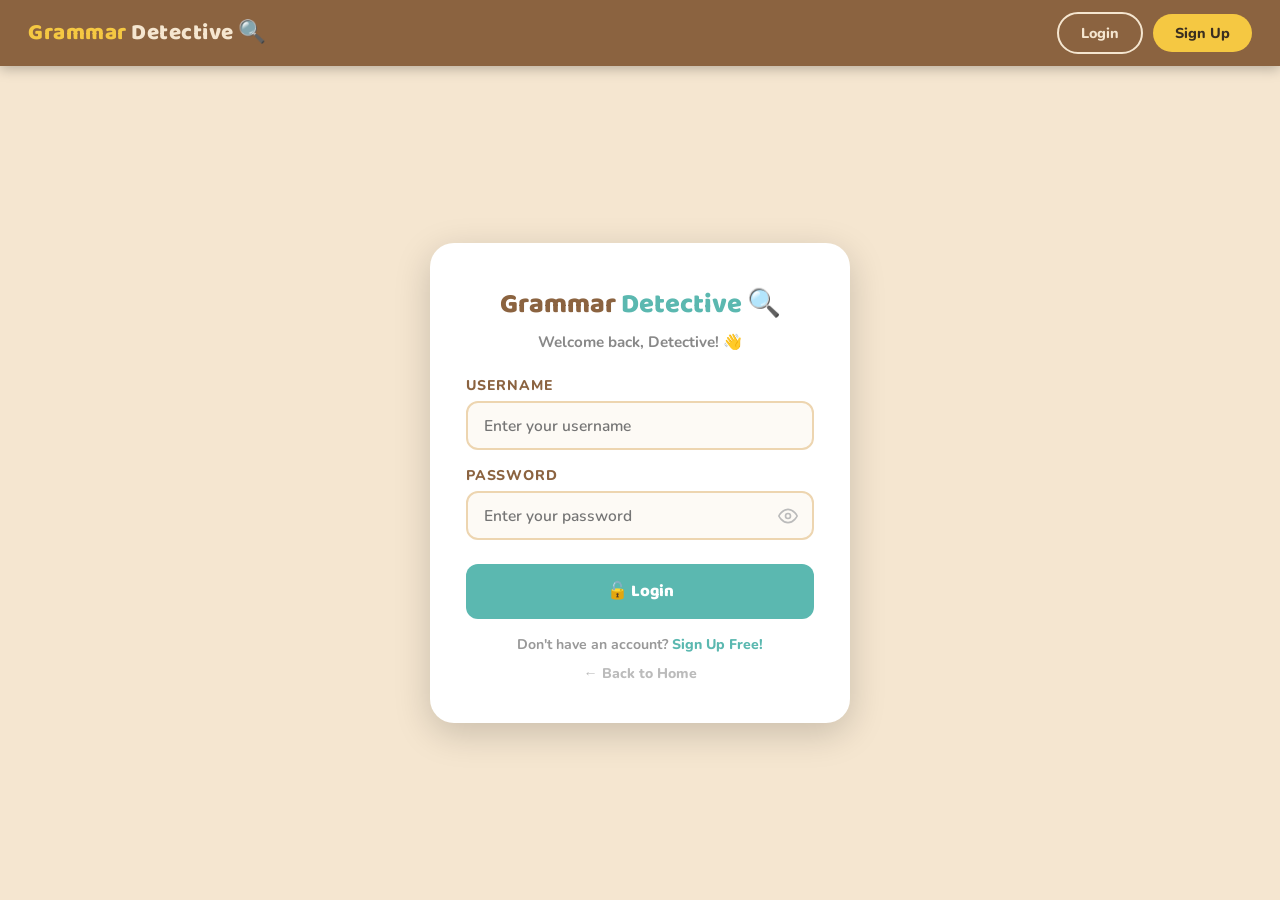
<file: activity3.html>
<!DOCTYPE html>
<html lang="en">
<head>
  <meta charset="UTF-8" />
  <meta name="viewport" content="width=device-width, initial-scale=1.0" />
  <title>Grammar Detective — Singular &amp; Plural</title>
  <link rel="stylesheet" href="style.css" />
  <style>
    body { background: var(--tan); }

    .act-header { background:var(--white); padding:16px 28px; display:flex; align-items:center; gap:14px; box-shadow:var(--shadow-sm); flex-wrap:wrap; border-bottom:3px solid var(--tan-dark); }
    .act-header-info { flex:1; min-width:0; }
    .act-title    { font-family:'Baloo 2',cursive; font-size:1.4rem; font-weight:900; color:var(--dark); line-height:1.2; }
    .act-subtitle { font-size:0.82rem; font-weight:700; color:var(--brown); text-transform:uppercase; letter-spacing:1px; margin-top:2px; }
    .act-badge    { padding:5px 16px; border-radius:20px; font-size:0.8rem; font-weight:900; color:#fff; font-family:'Baloo 2',cursive; }
    .btn-back     { background:var(--tan); border:none; border-radius:var(--radius-sm); padding:8px 16px; cursor:pointer; font-family:'Nunito',sans-serif; font-weight:800; color:var(--brown); transition:all 0.2s; text-decoration:none; font-size:0.88rem; }
    .btn-back:hover { background:var(--brown); color:#fff; }
    .act-body     { max-width:820px; margin:0 auto; padding:32px 20px 60px; }

    .notes-box { background:var(--white); border-radius:var(--radius-lg); padding:24px 26px; margin-bottom:24px; box-shadow:var(--shadow-sm); border-top:5px solid var(--orange); }
    .notes-box h3 { font-family:'Baloo 2',cursive; font-size:1.2rem; font-weight:900; margin-bottom:12px; color:var(--dark); }
    .notes-box p  { font-size:0.93rem; color:#555; line-height:1.75; }

    .rules-grid { display:grid; grid-template-columns:repeat(auto-fit,minmax(190px,1fr)); gap:12px; margin-top:14px; }
    .rule-card  { background:var(--tan); border-radius:var(--radius-sm); padding:14px 16px; border-left:4px solid var(--orange); }
    .rule-card strong { display:block; color:var(--orange); margin-bottom:4px; font-size:0.85rem; font-weight:900; }
    .rule-card p { font-size:0.87rem; color:#666; line-height:1.6; }

    .section-label { font-family:'Baloo 2',cursive; font-size:1.2rem; font-weight:900; color:var(--dark); margin-bottom:8px; margin-top:32px; padding-bottom:8px; border-bottom:2.5px solid var(--tan-dark); }
    .hint-box { background:#fffbe8; border-left:4px solid var(--yellow); padding:11px 16px; border-radius:0 var(--radius-sm) var(--radius-sm) 0; margin-bottom:20px; color:#6a5200; font-size:0.9rem; line-height:1.6; font-weight:600; }
    .hint-box strong { color:var(--dark); }

    .feedback { margin-top:10px; padding:9px 13px; border-radius:10px; font-weight:700; font-size:0.9rem; display:none; }
    .feedback.correct-fb { background:#edfaf3; color:#2e7d4f; }
    .feedback.wrong-fb   { background:#fef0f0; color:var(--red); }

    /* Subject-verb blocks */
    .sv-block { background:var(--white); border-radius:var(--radius-md); padding:18px 20px; margin-bottom:14px; box-shadow:var(--shadow-sm); }
    .sv-opts  { display:flex; gap:10px; flex-wrap:wrap; margin-top:10px; }
    .sv-opt   { padding:8px 18px; border:2.5px solid var(--tan-dark); border-radius:30px; font-weight:700; cursor:pointer; font-family:'Nunito',sans-serif; font-size:0.9rem; background:var(--offwhite); transition:all .18s; }
    .sv-opt:hover    { border-color:var(--orange); color:var(--orange); }
    .sv-opt.selected { border-color:var(--orange); background:var(--orange); color:#fff; }
    .sv-opt.correct  { border-color:var(--green);  background:var(--green);  color:#fff; pointer-events:none; }
    .sv-opt.wrong    { border-color:var(--red);    background:var(--red);    color:#fff; pointer-events:none; }
    .sv-opt.reveal   { border-color:var(--green);  background:#edfaf3;       color:var(--green); pointer-events:none; }

    .submit-btn { display:block; margin:24px auto 0; padding:13px 40px; border:none; border-radius:40px; font-family:'Nunito',sans-serif; font-weight:800; font-size:1rem; cursor:pointer; transition:all 0.2s; color:#fff; }
    .submit-btn:hover { transform:translateY(-2px); box-shadow:var(--shadow-md); }
    .submit-btn.btn-orange { background:var(--orange); }

    .score-panel { background:var(--dark); color:#fff; border-radius:var(--radius-lg); padding:36px 28px; text-align:center; margin-top:36px; display:none; box-shadow:var(--shadow-lg); }
    .score-stars { font-size:2.4rem; margin-bottom:8px; }
    .score-big   { font-family:'Baloo 2',cursive; font-size:5rem; font-weight:900; color:var(--yellow); line-height:1; }
    .score-total { font-size:0.95rem; color:rgba(255,255,255,0.5); margin-bottom:8px; }
    .score-msg   { font-size:1rem; color:rgba(255,255,255,0.78); margin-bottom:26px; line-height:1.6; }
    .score-btns  { display:flex; gap:10px; flex-wrap:wrap; justify-content:center; }

    @media (max-width:600px) {
      .act-header { padding:12px 16px; }
      .act-title  { font-size:1.15rem; }
      .act-body   { padding:20px 14px 50px; }
    }
  </style>
</head>
<body>

<nav class="gd-nav" id="gd-nav"></nav>

<div class="act-header">
  <a href="dashboard.html" class="btn-back">← Dashboard</a>
  <div class="act-header-info">
    <div class="act-title">📝 Singular &amp; Plural Nouns</div>
    <div class="act-subtitle">Chapter 1 — Nouns</div>
  </div>
  <span class="act-badge" style="background:var(--orange);">1 Exercise</span>
</div>

<div class="act-body">

  <!-- NOTES -->
  <div class="notes-box">
    <h3>📖 Singular &amp; Plural Nouns</h3>
    <p><strong>Singular noun</strong> refers to <strong>one</strong> person, place, thing or animal.</p>
    <p style="margin-top:8px;"><strong>Plural noun</strong> refers to <strong>more than one</strong>.</p>
    <div class="rules-grid">
      <div class="rule-card"><strong>Most nouns → add -s</strong><p>cat → cats<br>dog → dogs<br>car → cars</p></div>
      <div class="rule-card"><strong>Ends in -s/-sh/-ch/-x/-z → -es</strong><p>box → boxes<br>brush → brushes<br>dress → dresses</p></div>
      <div class="rule-card"><strong>Consonant + y → -ies</strong><p>baby → babies<br>lady → ladies<br>party → parties</p></div>
      <div class="rule-card"><strong>Irregular nouns</strong><p>child → children<br>man → men<br>mouse → mice<br>foot → feet</p></div>
    </div>
  </div>

  <!-- EXERCISE 3 -->
  <div class="section-label">🎯 Exercise — Singular or Plural? (Subject-Verb)</div>
  <div class="hint-box">
    Remember: <strong>Single subject → verb + s</strong> (The girl <em>plays</em>). <strong>Plural subject → base verb</strong> (The girls <em>play</em>). Choose the correct words.
  </div>
  <div id="ex3-questions"></div>
  <button class="submit-btn btn-orange" onclick="checkEx3()">✅ Check Answers</button>
  <div class="feedback" id="fb-ex3" style="margin-top:14px;padding:14px;border-radius:12px;"></div>

  <!-- SCORE PANEL -->
  <div class="score-panel" id="score-panel">
    <div class="score-stars" id="sp-stars"></div>
    <div class="score-big"   id="sp-num">0</div>
    <div class="score-total" id="sp-total">out of questions</div>
    <div class="score-msg"   id="sp-msg"></div>
    <div class="score-btns">
      <button class="btn btn-yellow" onclick="resetAll()">🔄 Try Again</button>
      <a href="activity4.html" class="btn btn-blue">Next Activity 🙋 →</a>
      <a href="dashboard.html" class="btn btn-tan">🏠 Dashboard</a>
    </div>
  </div>

</div>

<footer class="gd-footer">© 2026 Grammar Detective · <a href="index.html">Home</a></footer>

<script src="auth.js"></script>
<script>
GD.requireAuth(true);

const ex3Data = [
  {before:'The',after2:'cricket.',opts:[['girl','girls'],['plays','play']],ans:['girl','plays'],label:'a)'},
  {before:'The',after2:'cricket.',opts:[['girl','girls'],['plays','play']],ans:['girls','play'],label:'b)'},
  {before:'The',after2:'fetch.',opts:[['dog','dogs'],['enjoys','enjoy']],ans:['dog','enjoys'],label:'c)'},
  {before:'The',after2:'fetch.',opts:[['dog','dogs'],['enjoys','enjoy']],ans:['dogs','enjoy'],label:'d)'},
  {before:'An', after2:'breadcrumbs.',opts:[['ant','ants'],['carries','carry']],ans:['ant','carries'],label:'e)'},
  {before:'The',after2:'breadcrumbs.',opts:[['ant','ants'],['carries','carry']],ans:['ants','carry'],label:'f)'},
];
let ex3NounSel={}, ex3VerbSel={};

function buildEx3() {
  ex3NounSel={}; ex3VerbSel={};
  document.getElementById('fb-ex3').style.display='none';
  document.getElementById('ex3-questions').innerHTML = ex3Data.map((q,i)=>`
    <div class="sv-block" id="svb-${i}">
      <div style="font-weight:700;font-size:0.82rem;color:var(--brown);margin-bottom:6px;">${q.label}</div>
      <div style="font-size:0.97rem;font-weight:600;margin-bottom:4px;">
        ${q.before} <span style="color:var(--orange);">[noun]</span> [verb] ${q.after2}
      </div>
      <div class="sv-opts">
        <strong style="font-size:0.8rem;color:var(--brown);align-self:center;">Noun:</strong>
        ${q.opts[0].map(opt=>`<button class="sv-opt" id="svo-${i}-n-${opt}" onclick="pickSV(${i},'n','${opt}')">${opt}</button>`).join('')}
        <strong style="font-size:0.8rem;color:var(--brown);align-self:center;margin-left:6px;">Verb:</strong>
        ${q.opts[1].map(opt=>`<button class="sv-opt" id="svo-${i}-v-${opt}" onclick="pickSV(${i},'v','${opt}')">${opt}</button>`).join('')}
      </div>
      <div class="feedback" id="fb3-${i}"></div>
    </div>`).join('');
}
function pickSV(qi,type,val) {
  if(type==='n'){ex3NounSel[qi]=val;ex3Data[qi].opts[0].forEach(o=>document.getElementById('svo-'+qi+'-n-'+o).classList.toggle('selected',o===val));}
  else{ex3VerbSel[qi]=val;ex3Data[qi].opts[1].forEach(o=>document.getElementById('svo-'+qi+'-v-'+o).classList.toggle('selected',o===val));}
}
function checkEx3() {
  let correct=0;
  ex3Data.forEach((q,i)=>{
    const nC=ex3NounSel[i],vC=ex3VerbSel[i],[nA,vA]=q.ans;
    const fb=document.getElementById('fb3-'+i);
    q.opts[0].forEach(o=>{const b=document.getElementById('svo-'+i+'-n-'+o);b.classList.remove('selected');if(o===nA)b.classList.add('reveal');});
    q.opts[1].forEach(o=>{const b=document.getElementById('svo-'+i+'-v-'+o);b.classList.remove('selected');if(o===vA)b.classList.add('reveal');});
    if(nC===nA&&vC===vA){
      correct++;
      document.getElementById('svo-'+i+'-n-'+nC).classList.replace('reveal','correct');
      document.getElementById('svo-'+i+'-v-'+vC).classList.replace('reveal','correct');
      fb.textContent='✅ Correct!';fb.className='feedback correct-fb';fb.style.display='block';
    } else {
      if(nC)document.getElementById('svo-'+i+'-n-'+nC).classList.replace('reveal','wrong');
      if(vC)document.getElementById('svo-'+i+'-v-'+vC).classList.replace('reveal','wrong');
      fb.textContent='❌ Answer: '+nA+' … '+vA;fb.className='feedback wrong-fb';fb.style.display='block';
    }
  });
  const fb=document.getElementById('fb-ex3');
  fb.style.display='block';
  fb.className=correct===ex3Data.length?'feedback correct-fb':'feedback wrong-fb';
  fb.textContent='📊 Exercise: '+correct+'/'+ex3Data.length+' correct.';
  showScore(correct);
}

function showScore(correct){
  const total=ex3Data.length;
  GD.saveActivityScore('act3',correct,total);
  const pct=correct/total;
  document.getElementById('sp-stars').textContent=pct>=0.9?'⭐⭐⭐':pct>=0.6?'⭐⭐':'⭐';
  document.getElementById('sp-num').textContent=correct;
  document.getElementById('sp-total').textContent='out of '+total+' questions';
  document.getElementById('sp-msg').textContent=GD.scoreMsg(correct,total);
  const panel=document.getElementById('score-panel');
  panel.style.display='block';panel.scrollIntoView({behavior:'smooth'});
}
function resetAll(){
  document.getElementById('score-panel').style.display='none';
  buildEx3();
  window.scrollTo({top:0,behavior:'smooth'});
}
buildEx3();
</script>
</body>
</html>
</file>
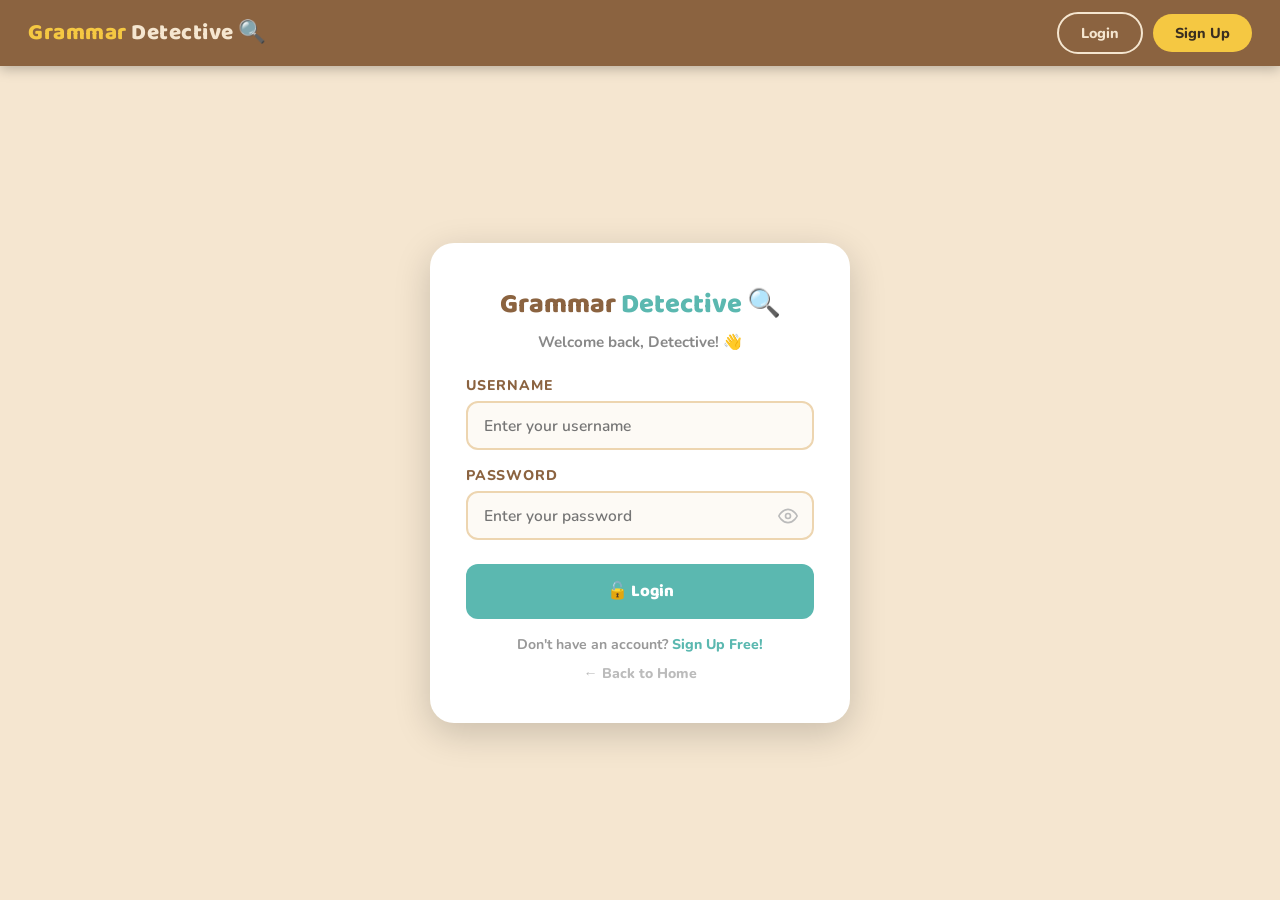
<file: activity4.html>
<!DOCTYPE html>
<html lang="en">
<head>
  <meta charset="UTF-8" />
  <meta name="viewport" content="width=device-width, initial-scale=1.0" />
  <title>Grammar Detective — Personal Pronouns</title>
  <link rel="stylesheet" href="style.css" />
  <style>
    body { background: var(--tan); }

    .act-header { background:var(--white); padding:16px 28px; display:flex; align-items:center; gap:14px; box-shadow:var(--shadow-sm); flex-wrap:wrap; border-bottom:3px solid var(--tan-dark); }
    .act-header-info { flex:1; min-width:0; }
    .act-title    { font-family:'Baloo 2',cursive; font-size:1.4rem; font-weight:900; color:var(--dark); line-height:1.2; }
    .act-subtitle { font-size:0.82rem; font-weight:700; color:var(--brown); text-transform:uppercase; letter-spacing:1px; margin-top:2px; }
    .act-badge    { padding:5px 16px; border-radius:20px; font-size:0.8rem; font-weight:900; color:#fff; font-family:'Baloo 2',cursive; }
    .btn-back     { background:var(--tan); border:none; border-radius:var(--radius-sm); padding:8px 16px; cursor:pointer; font-family:'Nunito',sans-serif; font-weight:800; color:var(--brown); transition:all 0.2s; text-decoration:none; font-size:0.88rem; }
    .btn-back:hover { background:var(--brown); color:#fff; }
    .act-body     { max-width:820px; margin:0 auto; padding:32px 20px 60px; }

    .notes-box { background:var(--white); border-radius:var(--radius-lg); padding:24px 26px; margin-bottom:24px; box-shadow:var(--shadow-sm); border-top:5px solid var(--blue); }
    .notes-box h3 { font-family:'Baloo 2',cursive; font-size:1.2rem; font-weight:900; margin-bottom:12px; color:var(--dark); }
    .notes-box p  { font-size:0.93rem; color:#555; line-height:1.75; }
    .example-row { display:flex; gap:10px; flex-wrap:wrap; margin-top:12px; }
    .example-pill { background:var(--tan); border-radius:30px; padding:5px 16px; font-weight:700; font-size:0.88rem; color:var(--brown); }

    .pronoun-table { width:100%; border-collapse:collapse; margin-top:14px; font-size:0.88rem; }
    .pronoun-table th { background:var(--blue); color:#fff; padding:10px 14px; font-family:'Baloo 2',cursive; font-size:0.88rem; }
    .pronoun-table td { padding:8px 14px; border-bottom:1px solid #eee; text-align:center; }
    .pronoun-table tr:nth-child(even) td { background:#eef2fc; }
    .pronoun-pill { background:var(--blue); color:#fff; padding:3px 12px; border-radius:20px; font-weight:700; font-size:0.82rem; }

    .section-label { font-family:'Baloo 2',cursive; font-size:1.2rem; font-weight:900; color:var(--dark); margin-bottom:8px; margin-top:32px; padding-bottom:8px; border-bottom:2.5px solid var(--tan-dark); }
    .hint-box { background:#fffbe8; border-left:4px solid var(--yellow); padding:11px 16px; border-radius:0 var(--radius-sm) var(--radius-sm) 0; margin-bottom:20px; color:#6a5200; font-size:0.9rem; line-height:1.6; font-weight:600; }
    .hint-box strong { color:var(--dark); }

    .q-box  { background:var(--white); border-radius:var(--radius-md); padding:20px 22px; margin-bottom:14px; box-shadow:var(--shadow-sm); }
    .q-num  { font-size:0.72rem; font-weight:900; color:var(--brown); text-transform:uppercase; letter-spacing:1.5px; margin-bottom:8px; }
    .q-text { font-size:1rem; font-weight:700; color:var(--dark); margin-bottom:16px; line-height:1.6; }
    .q-options { display:grid; grid-template-columns:1fr 1fr; gap:10px; }
    .q-opt  { padding:11px 14px; border:2.5px solid var(--tan-dark); border-radius:var(--radius-sm); cursor:pointer; font-family:'Nunito',sans-serif; font-weight:700; font-size:0.92rem; color:var(--dark); background:var(--offwhite); text-align:center; transition:all 0.18s; }
    .q-opt:hover          { border-color:var(--blue); background:#eef2fc; color:var(--blue); }
    .q-opt.selected       { border-color:var(--blue); background:var(--blue); color:#fff; }
    .q-opt.correct        { border-color:var(--green); background:var(--green); color:#fff; pointer-events:none; }
    .q-opt.wrong          { border-color:var(--red);   background:var(--red);   color:#fff; pointer-events:none; }
    .q-opt.reveal-correct { border-color:var(--green); background:#edfaf3; color:var(--green); pointer-events:none; }

    .feedback { margin-top:10px; padding:9px 13px; border-radius:10px; font-weight:700; font-size:0.9rem; display:none; }
    .feedback.correct-fb { background:#edfaf3; color:#2e7d4f; }
    .feedback.wrong-fb   { background:#fef0f0; color:var(--red); }

    .submit-btn { display:block; margin:24px auto 0; padding:13px 40px; border:none; border-radius:40px; font-family:'Nunito',sans-serif; font-weight:800; font-size:1rem; cursor:pointer; transition:all 0.2s; color:#fff; }
    .submit-btn:hover { transform:translateY(-2px); box-shadow:var(--shadow-md); }
    .submit-btn.btn-blue { background:var(--blue); }

    .score-panel { background:var(--dark); color:#fff; border-radius:var(--radius-lg); padding:36px 28px; text-align:center; margin-top:36px; display:none; box-shadow:var(--shadow-lg); }
    .score-stars { font-size:2.4rem; margin-bottom:8px; }
    .score-big   { font-family:'Baloo 2',cursive; font-size:5rem; font-weight:900; color:var(--yellow); line-height:1; }
    .score-total { font-size:0.95rem; color:rgba(255,255,255,0.5); margin-bottom:8px; }
    .score-msg   { font-size:1rem; color:rgba(255,255,255,0.78); margin-bottom:26px; line-height:1.6; }
    .score-btns  { display:flex; gap:10px; flex-wrap:wrap; justify-content:center; }

    @media (max-width:600px) {
      .act-header { padding:12px 16px; }
      .act-title  { font-size:1.15rem; }
      .act-body   { padding:20px 14px 50px; }
      .q-options  { grid-template-columns:1fr; }
    }
  </style>
</head>
<body>

<nav class="gd-nav" id="gd-nav"></nav>

<div class="act-header">
  <a href="dashboard.html" class="btn-back">← Dashboard</a>
  <div class="act-header-info">
    <div class="act-title">🙋 Personal Pronouns</div>
    <div class="act-subtitle">Chapter 2 — Pronouns</div>
  </div>
  <span class="act-badge" style="background:var(--blue);">1 Exercise</span>
</div>

<div class="act-body">

  <!-- NOTES -->
  <div class="notes-box">
    <h3>📖 What are Personal Pronouns?</h3>
    <p>A personal pronoun <strong>replaces the name</strong> of a person, place or thing. There are <strong>12 personal pronouns</strong>: I, you, he, she, it, we, they, me, him, her, us, them.</p>
    <table class="pronoun-table">
      <tr><th>Person</th><th>Singular (Subject)</th><th>Plural (Subject)</th><th>Object</th></tr>
      <tr><td>1st</td><td><span class="pronoun-pill">I</span></td><td><span class="pronoun-pill">we</span></td><td>me / us</td></tr>
      <tr><td>2nd</td><td><span class="pronoun-pill">you</span></td><td><span class="pronoun-pill">you</span></td><td>you</td></tr>
      <tr><td>3rd</td><td><span class="pronoun-pill">he / she / it</span></td><td><span class="pronoun-pill">they</span></td><td>him / her / it / them</td></tr>
    </table>
    <div style="margin-top:14px;">
      <p style="font-weight:800;color:var(--blue);margin-bottom:6px;">Examples:</p>
      <div class="example-row">
        <span class="example-pill">I love playing games!</span>
        <span class="example-pill">She is a pilot.</span>
        <span class="example-pill">She gave me a chocolate.</span>
        <span class="example-pill">The teacher gave us a lollipop.</span>
      </div>
    </div>
  </div>

  <!-- EXERCISE 1 -->
  <div class="section-label">✏️ Exercise — He, She or It?</div>
  <div class="hint-box">Use <strong>He</strong> for a boy · <strong>She</strong> for a girl · <strong>It</strong> for a thing or animal.</div>
  <div id="ex1-questions"></div>
  <button class="submit-btn btn-blue" onclick="checkEx1()">✅ Check Answers</button>
  <div class="feedback" id="fb-ex1" style="margin-top:14px;padding:14px;border-radius:12px;"></div>

  <!-- SCORE PANEL -->
  <div class="score-panel" id="score-panel">
    <div class="score-stars" id="sp-stars"></div>
    <div class="score-big"   id="sp-num">0</div>
    <div class="score-total" id="sp-total">out of questions</div>
    <div class="score-msg"   id="sp-msg"></div>
    <div class="score-btns">
      <button class="btn btn-yellow" onclick="resetAll()">🔄 Try Again</button>
      <a href="activity5.html" class="btn btn-pink">Next Activity 🏆 →</a>
      <a href="dashboard.html" class="btn btn-tan">🏠 Dashboard</a>
    </div>
  </div>

</div>

<footer class="gd-footer">© 2026 Grammar Detective · <a href="index.html">Home</a></footer>

<script src="auth.js"></script>
<script>
GD.requireAuth(true);

const ex1Data = [
  {subject:'👦 A boy',ans:'He'},{subject:'🏫 A school',ans:'It'},{subject:'👩 A woman',ans:'She'},
  {subject:'🧥 A jacket',ans:'It'},{subject:'📚 A book',ans:'It'},{subject:'😢 A sad boy',ans:'He'},
  {subject:'👟 A shoe',ans:'It'},{subject:'👶 A baby (girl)',ans:'She'},{subject:'📖 Someone reading',ans:'He'},
];

let ex1Sel={};

function buildEx1() {
  ex1Sel={};
  document.getElementById('fb-ex1').style.display='none';
  document.getElementById('ex1-questions').innerHTML = ex1Data.map((q,i)=>`
    <div class="q-box" id="qb1-${i}">
      <div class="q-num">Question ${i+1} of ${ex1Data.length}</div>
      <div class="q-text">${q.subject} — which pronoun?</div>
      <div class="q-options" style="grid-template-columns:repeat(3,1fr);max-width:360px;">
        ${['He','She','It'].map(opt=>`<button class="q-opt" id="ex1-${i}-${opt}" onclick="pickQ(${i},'${opt}')">${opt}</button>`).join('')}
      </div>
      <div class="feedback" id="fb1-${i}"></div>
    </div>`).join('');
}

function pickQ(qi,val) {
  ex1Sel[qi]=val;
  ['He','She','It'].forEach(o=>{const b=document.getElementById('ex1-'+qi+'-'+o);if(b)b.classList.toggle('selected',o===val);});
}

function checkEx1(){
  let correct=0;
  ex1Data.forEach((q,i)=>{
    const chosen=ex1Sel[i];
    const ans=q.ans;
    const allOpts=['He','She','It'];
    const fb=document.getElementById('fb1-'+i);
    allOpts.forEach(o=>{
      const b=document.getElementById('ex1-'+i+'-'+o);
      if(!b)return;
      b.classList.remove('selected');
      if(o===ans)b.classList.add('reveal-correct');
    });
    if(chosen===ans){
      correct++;
      const wb=document.getElementById('ex1-'+i+'-'+chosen);
      if(wb){wb.classList.remove('reveal-correct');wb.classList.add('correct');}
      fb.textContent='✅ Correct!';fb.className='feedback correct-fb';fb.style.display='block';
    } else {
      if(chosen){const wb=document.getElementById('ex1-'+i+'-'+chosen);if(wb){wb.classList.remove('reveal-correct');wb.classList.add('wrong');}}
      fb.textContent=chosen?`❌ Answer: "${ans}"`:'❌ Not answered.';
      fb.className='feedback wrong-fb';fb.style.display='block';
    }
  });
  const fb=document.getElementById('fb-ex1');
  fb.style.display='block';
  fb.className=correct===ex1Data.length?'feedback correct-fb':'feedback wrong-fb';
  fb.textContent='📊 '+correct+'/'+ex1Data.length+' correct.';
  showScore(correct);
}

function showScore(correct){
  const total=ex1Data.length;
  GD.saveActivityScore('act4',correct,total);
  const pct=correct/total;
  document.getElementById('sp-stars').textContent=pct>=0.9?'⭐⭐⭐':pct>=0.6?'⭐⭐':'⭐';
  document.getElementById('sp-num').textContent=correct;
  document.getElementById('sp-total').textContent='out of '+total+' questions';
  document.getElementById('sp-msg').textContent=GD.scoreMsg(correct,total);
  const panel=document.getElementById('score-panel');
  panel.style.display='block';panel.scrollIntoView({behavior:'smooth'});
}

function resetAll(){
  document.getElementById('score-panel').style.display='none';
  buildEx1();
  window.scrollTo({top:0,behavior:'smooth'});
}

buildEx1();
</script>
</body>
</html>
</file>
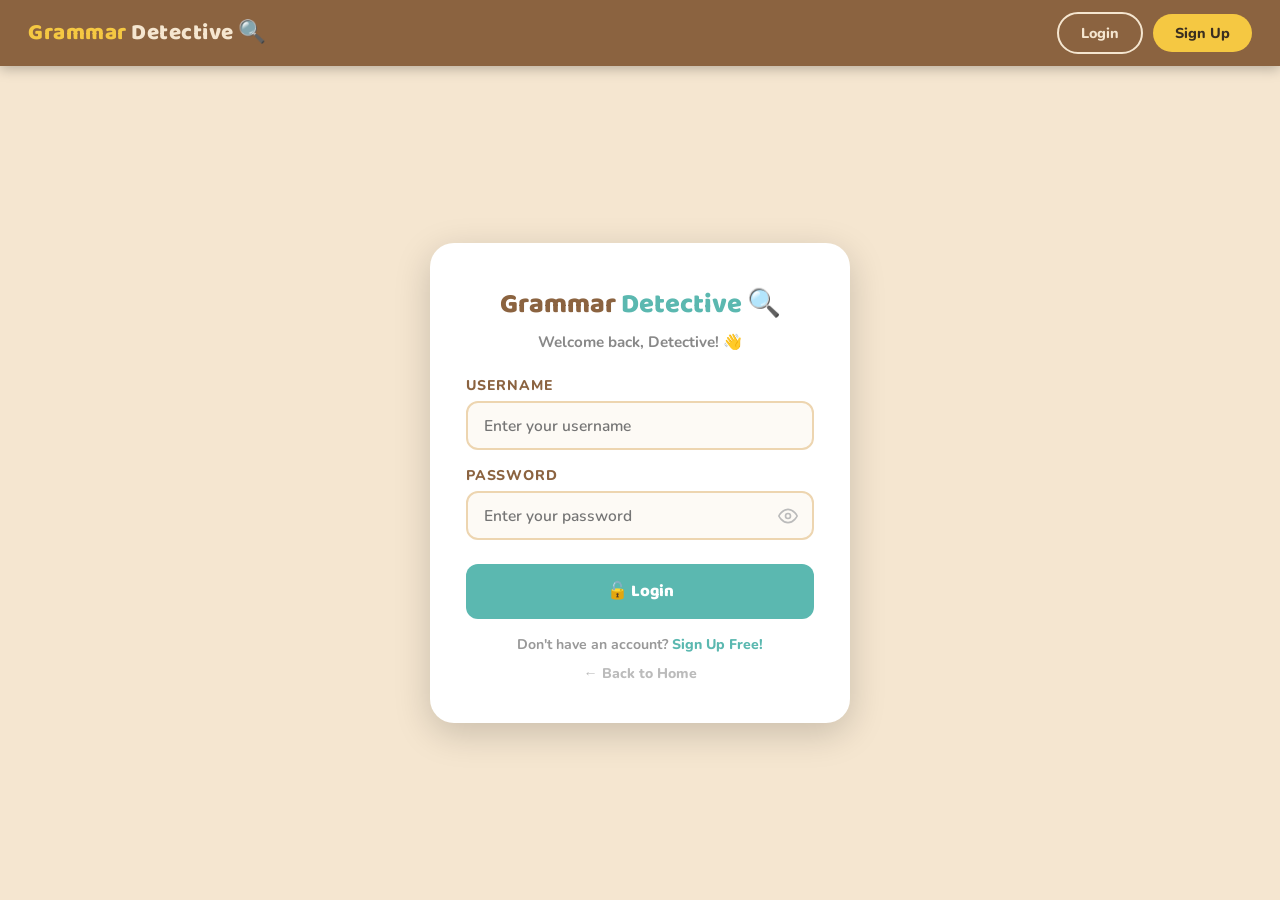
<file: activity5.html>
<!DOCTYPE html>
<html lang="en">
<head>
  <meta charset="UTF-8" />
  <meta name="viewport" content="width=device-width, initial-scale=1.0" />
  <title>Grammar Detective — Possessive Adjectives</title>
  <link rel="stylesheet" href="style.css" />
  <style>
    body { background: var(--tan); }

    .act-header { background:var(--white); padding:16px 28px; display:flex; align-items:center; gap:14px; box-shadow:var(--shadow-sm); flex-wrap:wrap; border-bottom:3px solid var(--tan-dark); }
    .act-header-info { flex:1; min-width:0; }
    .act-title    { font-family:'Baloo 2',cursive; font-size:1.4rem; font-weight:900; color:var(--dark); line-height:1.2; }
    .act-subtitle { font-size:0.82rem; font-weight:700; color:var(--brown); text-transform:uppercase; letter-spacing:1px; margin-top:2px; }
    .act-badge    { padding:5px 16px; border-radius:20px; font-size:0.8rem; font-weight:900; color:#fff; font-family:'Baloo 2',cursive; }
    .btn-back     { background:var(--tan); border:none; border-radius:var(--radius-sm); padding:8px 16px; cursor:pointer; font-family:'Nunito',sans-serif; font-weight:800; color:var(--brown); transition:all 0.2s; text-decoration:none; font-size:0.88rem; }
    .btn-back:hover { background:var(--brown); color:#fff; }
    .act-body     { max-width:820px; margin:0 auto; padding:32px 20px 60px; }

    .notes-box { background:var(--white); border-radius:var(--radius-lg); padding:24px 26px; margin-bottom:24px; box-shadow:var(--shadow-sm); border-top:5px solid var(--pink); }
    .notes-box h3 { font-family:'Baloo 2',cursive; font-size:1.2rem; font-weight:900; margin-bottom:12px; color:var(--dark); }
    .notes-box p  { font-size:0.93rem; color:#555; line-height:1.75; }

    .poss-table { width:100%; border-collapse:collapse; margin-top:14px; font-size:0.88rem; }
    .poss-table th { background:var(--pink); color:#fff; padding:10px 14px; font-family:'Baloo 2',cursive; }
    .poss-table td { padding:8px 14px; border-bottom:1px solid #eee; text-align:center; }
    .poss-table tr:nth-child(even) td { background:#fef0f5; }
    .poss-pill { background:var(--pink); color:#fff; padding:3px 12px; border-radius:20px; font-weight:700; font-size:0.82rem; }

    .section-label { font-family:'Baloo 2',cursive; font-size:1.2rem; font-weight:900; color:var(--dark); margin-bottom:8px; margin-top:32px; padding-bottom:8px; border-bottom:2.5px solid var(--tan-dark); }
    .hint-box { background:#fffbe8; border-left:4px solid var(--yellow); padding:11px 16px; border-radius:0 var(--radius-sm) var(--radius-sm) 0; margin-bottom:20px; color:#6a5200; font-size:0.9rem; line-height:1.6; font-weight:600; }

    .q-box  { background:var(--white); border-radius:var(--radius-md); padding:20px 22px; margin-bottom:14px; box-shadow:var(--shadow-sm); }
    .q-num  { font-size:0.72rem; font-weight:900; color:var(--brown); text-transform:uppercase; letter-spacing:1.5px; margin-bottom:8px; }
    .q-text { font-size:1rem; font-weight:700; color:var(--dark); margin-bottom:16px; line-height:1.6; }

    .underline-opt { display:inline-block; padding:6px 14px; border:2.5px solid var(--tan-dark); border-radius:30px; margin:4px 5px 4px 0; font-weight:700; cursor:pointer; font-size:0.92rem; transition:all .18s; background:var(--offwhite); }
    .underline-opt:hover          { border-color:var(--pink); color:var(--pink); }
    .underline-opt.selected       { border-color:var(--pink); background:var(--pink); color:#fff; }
    .underline-opt.correct        { border-color:var(--green); background:var(--green); color:#fff; pointer-events:none; }
    .underline-opt.wrong          { border-color:var(--red);   background:var(--red);   color:#fff; pointer-events:none; }
    .underline-opt.reveal-correct { border-color:var(--green); background:#edfaf3;      color:var(--green); pointer-events:none; }

    .feedback { margin-top:10px; padding:9px 13px; border-radius:10px; font-weight:700; font-size:0.9rem; display:none; }
    .feedback.correct-fb { background:#edfaf3; color:#2e7d4f; }
    .feedback.wrong-fb   { background:#fef0f0; color:var(--red); }

    .submit-btn { display:block; margin:24px auto 0; padding:13px 40px; border:none; border-radius:40px; font-family:'Nunito',sans-serif; font-weight:800; font-size:1rem; cursor:pointer; transition:all 0.2s; color:#fff; }
    .submit-btn:hover { transform:translateY(-2px); box-shadow:var(--shadow-md); }
    .submit-btn.btn-pink { background:var(--pink); }

    .score-panel { background:var(--dark); color:#fff; border-radius:var(--radius-lg); padding:36px 28px; text-align:center; margin-top:36px; display:none; box-shadow:var(--shadow-lg); }
    .score-stars { font-size:2.4rem; margin-bottom:8px; }
    .score-big   { font-family:'Baloo 2',cursive; font-size:5rem; font-weight:900; color:var(--yellow); line-height:1; }
    .score-total { font-size:0.95rem; color:rgba(255,255,255,0.5); margin-bottom:8px; }
    .score-msg   { font-size:1rem; color:rgba(255,255,255,0.78); margin-bottom:26px; line-height:1.6; }
    .score-btns  { display:flex; gap:10px; flex-wrap:wrap; justify-content:center; }

    @media (max-width:600px) {
      .act-header { padding:12px 16px; }
      .act-title  { font-size:1.15rem; }
      .act-body   { padding:20px 14px 50px; }
    }
  </style>
</head>
<body>

<nav class="gd-nav" id="gd-nav"></nav>

<div class="act-header">
  <a href="dashboard.html" class="btn-back">← Dashboard</a>
  <div class="act-header-info">
    <div class="act-title">🏆 Possessive Adjectives</div>
    <div class="act-subtitle">Chapter 3 — Adjectives</div>
  </div>
  <span class="act-badge" style="background:var(--pink);">1 Exercise</span>
</div>

<div class="act-body">

  <!-- NOTES -->
  <div class="notes-box">
    <h3>📖 What are Possessive Adjectives?</h3>
    <p>Possessive adjectives show <strong>ownership</strong> — they tell us <em>who something belongs to</em>.</p>
    <table class="poss-table">
      <tr><th>Subject Pronoun</th><th>Possessive Adjective</th><th>Example</th></tr>
      <tr><td>I</td><td><span class="poss-pill">my</span></td><td>My sister is friendly.</td></tr>
      <tr><td>You</td><td><span class="poss-pill">your</span></td><td>Can I borrow your pencil?</td></tr>
      <tr><td>He</td><td><span class="poss-pill">his</span></td><td>His bike is yellow.</td></tr>
      <tr><td>She</td><td><span class="poss-pill">her</span></td><td>Her dress is pink.</td></tr>
      <tr><td>It</td><td><span class="poss-pill">its</span></td><td>The tree lost its leaves.</td></tr>
      <tr><td>We</td><td><span class="poss-pill">our</span></td><td>We love our school.</td></tr>
      <tr><td>They</td><td><span class="poss-pill">their</span></td><td>Their car is new.</td></tr>
    </table>
  </div>

  <!-- EXERCISE 2 -->
  <div class="section-label">🔍 Exercise — Underline the Correct Word</div>
  <div class="hint-box">Click the correct possessive adjective in each sentence.</div>
  <div id="ex2-questions"></div>
  <button class="submit-btn btn-pink" onclick="checkEx2()">✅ Check Answers</button>
  <div class="feedback" id="fb-ex2" style="margin-top:14px;padding:14px;border-radius:12px;"></div>

  <!-- SCORE PANEL -->
  <div class="score-panel" id="score-panel">
    <div class="score-stars" id="sp-stars"></div>
    <div class="score-big"   id="sp-num">0</div>
    <div class="score-total" id="sp-total">out of questions</div>
    <div class="score-msg"   id="sp-msg"></div>
    <div class="score-btns">
      <button class="btn btn-yellow" onclick="resetAll()">🔄 Try Again</button>
      <a href="dashboard.html" class="btn btn-teal">🏠 Back to Dashboard</a>
    </div>
  </div>

</div>

<footer class="gd-footer">© 2026 Grammar Detective · <a href="index.html">Home</a></footer>

<script src="auth.js"></script>
<script>
GD.requireAuth(true);

const ex2Data = [
  {before:'I have a cat. It is (',opts:['my','your'],ans:'my',after:') cat.'},
  {before:'This is Mrs Rossie. The little girl is (',opts:['his','her'],ans:'her',after:') daughter.'},
  {before:'"Does (',opts:['my','your'],ans:'your',after:') brother go to school?" "Yes, my brother goes to school."'},
  {before:'Alvin has a dog. It is (',opts:['his','her'],ans:'his',after:') dog.'},
  {before:'Lisa has a teddy bear. She is playing with (',opts:['his','her'],ans:'her',after:') teddy bear.'},
];
let ex2Sel = {};

function buildEx2() {
  ex2Sel = {};
  document.getElementById('fb-ex2').style.display = 'none';
  document.getElementById('ex2-questions').innerHTML = ex2Data.map((q, i) => `
    <div class="q-box" id="qb2-${i}" style="margin-bottom:12px;">
      <div class="q-num">Question ${i + 1} of ${ex2Data.length}</div>
      <div class="q-text">${q.before}
        ${q.opts.map(opt => `<span class="underline-opt" id="ul-${i}-${opt}" onclick="pickUL(${i},'${opt}')">${opt}</span>`).join(' / ')}
      ${q.after}</div>
      <div class="feedback" id="fbu-${i}"></div>
    </div>`).join('');
}

function pickUL(qi, val) {
  ex2Sel[qi] = val;
  ex2Data[qi].opts.forEach(o => document.getElementById('ul-' + qi + '-' + o).classList.toggle('selected', o === val));
}

function checkEx2() {
  let correct = 0;
  ex2Data.forEach((q, i) => {
    const chosen = ex2Sel[i];
    const fb = document.getElementById('fbu-' + i);
    q.opts.forEach(o => {
      const b = document.getElementById('ul-' + i + '-' + o);
      b.classList.remove('selected');
      if (o === q.ans) b.classList.add('reveal-correct');
    });
    if (chosen === q.ans) {
      correct++;
      document.getElementById('ul-' + i + '-' + chosen).classList.replace('reveal-correct', 'correct');
      fb.textContent = '✅ Correct!'; fb.className = 'feedback correct-fb'; fb.style.display = 'block';
    } else {
      if (chosen) document.getElementById('ul-' + i + '-' + chosen).classList.replace('reveal-correct', 'wrong');
      fb.textContent = chosen ? `❌ Answer: "${q.ans}"` : '❌ Not answered.';
      fb.className = 'feedback wrong-fb'; fb.style.display = 'block';
    }
  });
  const fb = document.getElementById('fb-ex2');
  fb.style.display = 'block';
  fb.className = correct === ex2Data.length ? 'feedback correct-fb' : 'feedback wrong-fb';
  fb.textContent = '📊 ' + correct + '/' + ex2Data.length + ' correct.';
  showScore(correct);
}

function showScore(correct) {
  const total = ex2Data.length;
  GD.saveActivityScore('act5', correct, total);
  const pct = correct / total;
  document.getElementById('sp-stars').textContent = pct >= 0.9 ? '⭐⭐⭐' : pct >= 0.6 ? '⭐⭐' : '⭐';
  document.getElementById('sp-num').textContent = correct;
  document.getElementById('sp-total').textContent = 'out of ' + total + ' questions';
  document.getElementById('sp-msg').textContent = GD.scoreMsg(correct, total);
  const panel = document.getElementById('score-panel');
  panel.style.display = 'block'; panel.scrollIntoView({ behavior: 'smooth' });
}

function resetAll() {
  document.getElementById('score-panel').style.display = 'none';
  buildEx2();
  window.scrollTo({ top: 0, behavior: 'smooth' });
}

buildEx2();
</script>
</body>
</html>
</file>
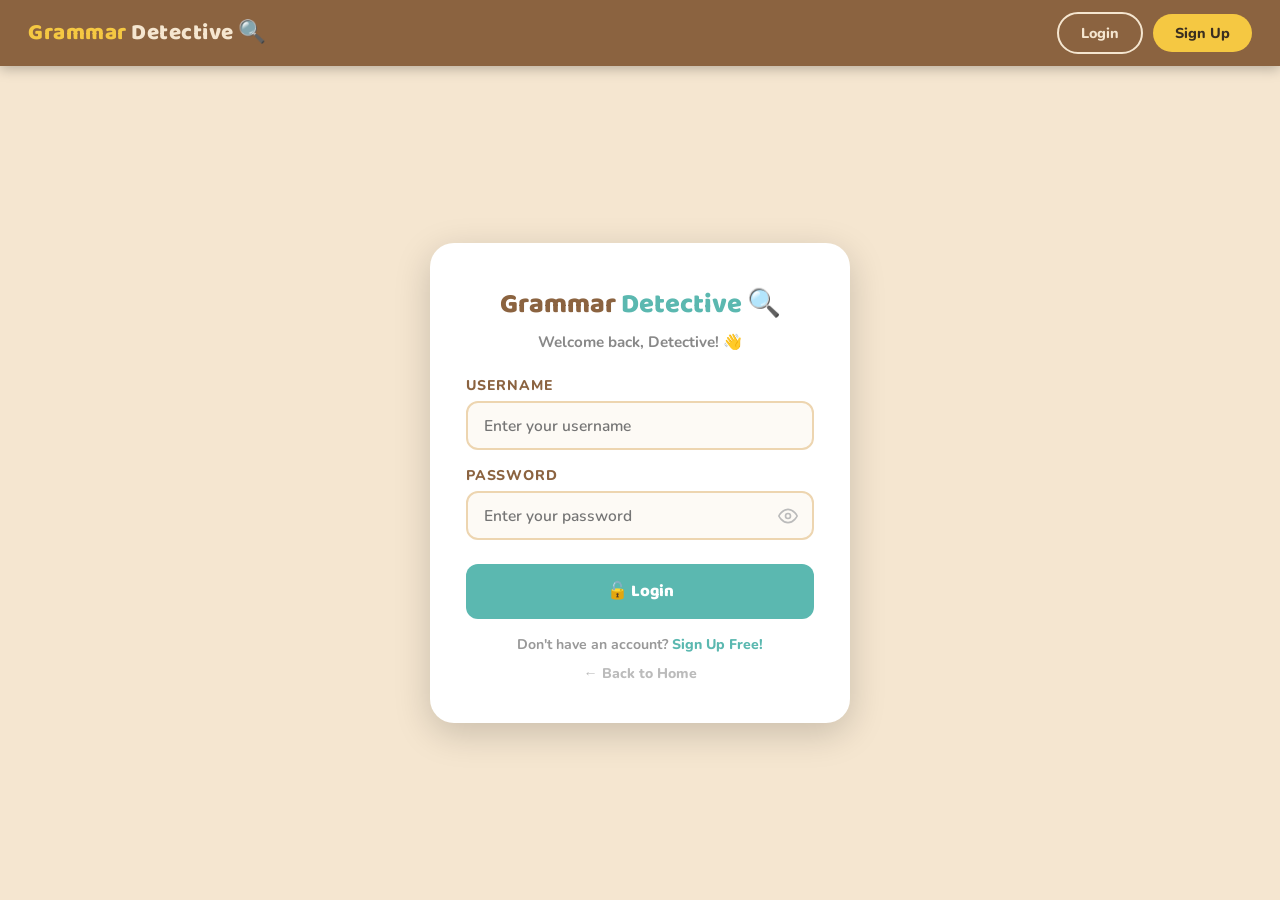
<file: dashboard.html>
<!DOCTYPE html>
<html lang="en">
<head>
  <meta charset="UTF-8" />
  <meta name="viewport" content="width=device-width, initial-scale=1.0" />
  <title>Grammar Detective — Dashboard</title>
  <link rel="stylesheet" href="style.css" />
  <style>
    /* ── Page background ── */
    body { background: var(--tan); }

    /* ── Hero banner ── */
    .dash-hero {
      background: var(--brown);
      padding: 40px 36px 48px;
      color: #fff;
      position: relative;
      overflow: hidden;
    }
    /* decorative circles */
    .dash-hero::before,
    .dash-hero::after {
      content: '';
      position: absolute;
      border-radius: 50%;
      opacity: 0.08;
    }
    .dash-hero::before {
      width: 300px; height: 300px;
      background: var(--yellow);
      top: -80px; right: -60px;
    }
    .dash-hero::after {
      width: 180px; height: 180px;
      background: var(--teal);
      bottom: -60px; left: 40px;
    }

    .hero-inner {
      max-width: 860px;
      margin: 0 auto;
      position: relative;
      z-index: 1;
    }
    .hero-badge {
      display: inline-flex;
      align-items: center;
      gap: 6px;
      background: rgba(255,255,255,0.12);
      border: 1.5px solid rgba(255,255,255,0.2);
      border-radius: 30px;
      padding: 5px 14px;
      font-size: 0.78rem;
      font-weight: 800;
      color: var(--tan);
      letter-spacing: 1.2px;
      text-transform: uppercase;
      margin-bottom: 14px;
    }
    .dash-hero h2 {
      font-family: 'Baloo 2', cursive;
      font-size: 2.3rem;
      font-weight: 900;
      line-height: 1.2;
      color: #fff;
      margin-bottom: 6px;
    }
    .dash-hero h2 .hi { color: var(--yellow); }
    .dash-hero p {
      color: rgba(255,255,255,0.65);
      font-size: 1rem;
      font-weight: 600;
      margin-bottom: 28px;
    }

    /* Progress bar */
    .progress-row {
      display: flex;
      align-items: center;
      gap: 14px;
      max-width: 500px;
      flex-wrap: wrap;
    }
    .dash-progress-wrap {
      flex: 1;
      background: rgba(255,255,255,0.15);
      border-radius: 20px;
      height: 12px;
      min-width: 140px;
      overflow: hidden;
    }
    .dash-progress-bar {
      height: 100%;
      background: linear-gradient(90deg, var(--teal), var(--yellow));
      border-radius: 20px;
      transition: width 0.7s ease;
    }
    .dash-progress-label {
      color: rgba(255,255,255,0.65);
      font-size: 0.85rem;
      font-weight: 700;
      white-space: nowrap;
    }

    /* ── Section heading ── */
    .section-heading {
      font-family: 'Baloo 2', cursive;
      font-size: 1.05rem;
      font-weight: 900;
      color: var(--brown);
      text-transform: uppercase;
      letter-spacing: 1.5px;
      padding: 0 24px;
      margin: 32px 0 10px;
      max-width: 908px;
      margin-left: auto;
      margin-right: auto;
    }

    /* ── Activity grid ── */
    .dash-grid {
      display: grid;
      grid-template-columns: repeat(auto-fill, minmax(240px, 1fr));
      gap: 16px;
      padding: 0 24px 48px;
      max-width: 908px;
      margin: 0 auto;
    }

    /* ── Activity card ── */
    .dash-card {
      background: var(--white);
      border-radius: var(--radius-md);
      padding: 20px 18px;
      box-shadow: var(--shadow-sm);
      display: flex;
      align-items: center;
      gap: 16px;
      text-decoration: none;
      color: inherit;
      border-left: 5px solid transparent;
      transition: transform 0.22s, box-shadow 0.22s;
      position: relative;
      overflow: hidden;
    }
    .dash-card::after {
      content: '→';
      position: absolute;
      right: 16px;
      top: 50%;
      transform: translateY(-50%);
      font-size: 1.1rem;
      color: var(--beige);
      transition: right 0.2s, color 0.2s;
    }
    .dash-card:hover {
      transform: translateY(-4px);
      box-shadow: var(--shadow-md);
    }
    .dash-card:hover::after {
      right: 12px;
      color: var(--brown);
    }

    .dash-card-icon {
      font-size: 2.6rem;
      flex-shrink: 0;
      line-height: 1;
    }
    .dash-card-info { flex: 1; min-width: 0; }
    .dash-card-title {
      font-family: 'Baloo 2', cursive;
      font-size: 1.05rem;
      font-weight: 900;
      color: var(--dark);
      margin-bottom: 4px;
      line-height: 1.3;
    }
    .dash-card-status {
      font-size: 0.8rem;
      font-weight: 800;
    }
    .st-new  { color: var(--orange); }
    .st-done { color: var(--green); }

    /* Card number pip */
    .card-num {
      position: absolute;
      top: 10px;
      right: 32px;
      font-family: 'Baloo 2', cursive;
      font-size: 0.72rem;
      font-weight: 900;
      color: var(--beige-lt);
      letter-spacing: 0.5px;
    }

    /* ── Stats row ── */
    .stats-row {
      display: flex;
      gap: 14px;
      padding: 0 24px;
      max-width: 908px;
      margin: 0 auto 24px;
      flex-wrap: wrap;
    }
    .stat-pill {
      background: var(--white);
      border-radius: 30px;
      padding: 8px 18px;
      font-family: 'Baloo 2', cursive;
      font-weight: 900;
      font-size: 0.88rem;
      color: var(--brown);
      box-shadow: var(--shadow-sm);
      display: flex;
      align-items: center;
      gap: 7px;
    }
    .stat-pill span { color: var(--teal); font-size: 1.05rem; }

    /* ── Footer override to match design ── */
    .gd-footer { margin-top: 0; }

    /* ── Responsive ── */
    @media (max-width: 600px) {
      .dash-hero { padding: 28px 20px 36px; }
      .dash-hero h2 { font-size: 1.75rem; }
      .dash-grid { padding: 0 14px 40px; gap: 12px; }
      .section-heading { padding: 0 14px; }
      .stats-row { padding: 0 14px; }
    }
  </style>
</head>
<body>

<!-- Nav injected by auth.js -->
<nav class="gd-nav" id="gd-nav"></nav>

<!-- ── Hero ── -->
<div class="dash-hero">
  <div class="hero-inner">
    <div class="hero-badge">🕵️ Grammar Detective</div>
    <h2>Hello, <span class="hi" id="d-name">Detective</span>!</h2>
    <p id="d-sub">Ready for today's grammar adventure? Let's go!</p>
    <div class="progress-row">
      <div class="dash-progress-wrap">
        <div class="dash-progress-bar" id="d-bar" style="width:0%;"></div>
      </div>
      <div class="dash-progress-label" id="d-progress-label">Loading…</div>
    </div>
  </div>
</div>

<!-- ── Stats pills ── -->
<div class="stats-row" id="stats-row" style="margin-top:24px;">
  <div class="stat-pill"><span>📚</span> 5 Activities</div>
  <div class="stat-pill"><span id="done-count">⭐</span> <span id="done-label">0 Completed</span></div>
</div>

<!-- ── Activity cards ── -->
<p class="section-heading">📚 Your Activities</p>
<div class="dash-grid">

  <a href="activity1.html" class="dash-card" style="border-color:var(--teal);" id="card-act1">
    <div class="dash-card-icon">🍎</div>
    <div class="dash-card-info">
      <div class="dash-card-title">Countable &amp; Uncountable</div>
      <div class="dash-card-status st-new" id="s-act1">● Not started</div>
    </div>
    <div class="card-num">01</div>
  </a>

  <a href="activity2.html" class="dash-card" style="border-color:var(--purple);" id="card-act2">
    <div class="dash-card-icon">🐝</div>
    <div class="dash-card-info">
      <div class="dash-card-title">Collective Nouns</div>
      <div class="dash-card-status st-new" id="s-act2">● Not started</div>
    </div>
    <div class="card-num">02</div>
  </a>

  <a href="activity3.html" class="dash-card" style="border-color:var(--orange);" id="card-act3">
    <div class="dash-card-icon">📝</div>
    <div class="dash-card-info">
      <div class="dash-card-title">Singular &amp; Plural</div>
      <div class="dash-card-status st-new" id="s-act3">● Not started</div>
    </div>
    <div class="card-num">03</div>
  </a>

  <a href="activity4.html" class="dash-card" style="border-color:var(--blue);" id="card-act4">
    <div class="dash-card-icon">🙋</div>
    <div class="dash-card-info">
      <div class="dash-card-title">Personal Pronouns</div>
      <div class="dash-card-status st-new" id="s-act4">● Not started</div>
    </div>
    <div class="card-num">04</div>
  </a>

  <a href="activity5.html" class="dash-card" style="border-color:var(--pink);" id="card-act5">
    <div class="dash-card-icon">🏆</div>
    <div class="dash-card-info">
      <div class="dash-card-title">Possessive Adjectives</div>
      <div class="dash-card-status st-new" id="s-act5">● Not started</div>
    </div>
    <div class="card-num">05</div>
  </a>

</div>

<footer class="gd-footer">
  © 2024 Grammar Detective ·
  <a href="index.html">Home</a>
</footer>

<script src="auth.js"></script>
<script>
  GD.requireAuth(true);

  const ACTS = ['act1','act2','act3','act4','act5'];

  function loadDashboard() {
    const user = GD.getCurrent();
    document.getElementById('d-name').textContent = user.name.split(' ')[0];

    const scores     = GD.getScores();
    const userScores = scores[user.username] || {};

    let done = 0;
    ACTS.forEach(id => {
      const el = document.getElementById('s-' + id);
      if (userScores[id]) {
        done++;
        const s = userScores[id];
        el.textContent = '✅ Done — ' + s.label;
        el.className = 'dash-card-status st-done';
      } else {
        el.textContent = '● Not started';
        el.className = 'dash-card-status st-new';
      }
    });

    // Progress bar
    const pct = Math.round(done / ACTS.length * 100);
    document.getElementById('d-bar').style.width = pct + '%';
    document.getElementById('d-progress-label').textContent =
      done + ' / ' + ACTS.length + ' completed (' + pct + '%)';

    // Stats pills
    document.getElementById('done-count').textContent = done > 0 ? '⭐'.repeat(Math.min(done, 3)) : '⭐';
    document.getElementById('done-label').textContent = done + ' Completed';

    // All done message
    if (done === ACTS.length) {
      document.getElementById('d-sub').textContent =
        '🏆 Wow! You completed ALL activities! You\'re a real Grammar Detective!';
    }
  }

  loadDashboard();
</script>
</body>
</html>
</file>
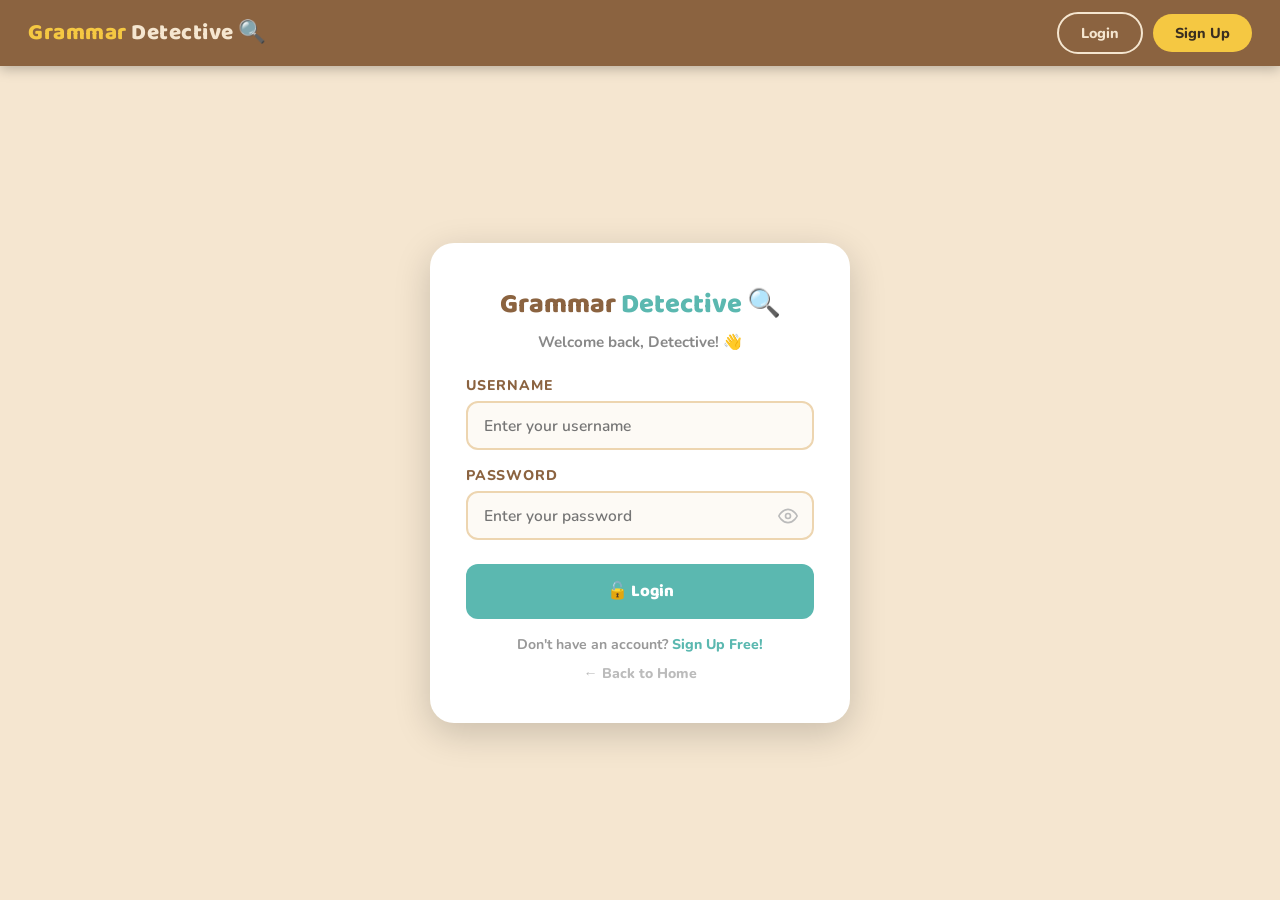
<file: login.html>
<!DOCTYPE html>
<html lang="en">
<head>
  <meta charset="UTF-8" />
  <meta name="viewport" content="width=device-width, initial-scale=1.0" />
  <title>Grammar Detective — Login</title>
  <link rel="stylesheet" href="style.css" />
  <style>
    body { background: var(--tan); display: flex; flex-direction: column; min-height: 100vh; }

    .auth-wrapper {
      flex: 1;
      display: flex;
      align-items: center;
      justify-content: center;
      padding: 40px 20px;
    }

    .auth-box {
      background: var(--white);
      border-radius: var(--radius-lg);
      padding: 40px 36px;
      width: 100%;
      max-width: 420px;
      box-shadow: var(--shadow-lg);
    }

    .auth-logo {
      font-family: 'Baloo 2', cursive;
      font-size: 1.7rem;
      font-weight: 900;
      color: var(--brown);
      text-align: center;
      margin-bottom: 6px;
    }
    .auth-logo .t { color: var(--teal); }

    .auth-sub {
      text-align: center;
      color: #888;
      font-size: 0.95rem;
      font-weight: 700;
      margin-bottom: 24px;
    }

    .form-group {
      margin-bottom: 16px;
    }
    .form-group label {
      display: block;
      font-weight: 800;
      font-size: 0.88rem;
      color: var(--brown);
      margin-bottom: 6px;
      text-transform: uppercase;
      letter-spacing: 0.8px;
    }
    .form-group input,
    .form-group select {
      width: 100%;
      padding: 12px 16px;
      border: 2px solid var(--tan-dark);
      border-radius: var(--radius-sm);
      font-family: 'Nunito', sans-serif;
      font-size: 0.97rem;
      font-weight: 600;
      color: var(--dark);
      background: var(--offwhite);
      outline: none;
      transition: border-color 0.2s, box-shadow 0.2s;
    }
    .form-group input:focus,
    .form-group select:focus {
      border-color: var(--teal);
      box-shadow: 0 0 0 3px rgba(91,184,176,0.18);
    }

    .btn-submit {
      width: 100%;
      padding: 14px;
      background: var(--teal);
      color: #fff;
      border: none;
      border-radius: var(--radius-sm);
      font-family: 'Baloo 2', cursive;
      font-size: 1.05rem;
      font-weight: 900;
      cursor: pointer;
      margin-top: 8px;
      margin-bottom: 16px;
      transition: background 0.2s, transform 0.15s;
    }
    .btn-submit:hover {
      background: var(--teal-dk);
      transform: translateY(-2px);
    }

    .alert {
      border-radius: var(--radius-sm);
      padding: 10px 14px;
      font-weight: 700;
      font-size: 0.9rem;
      margin-bottom: 14px;
      display: none;
    }
    .alert-error   { background: #ffe8e8; color: var(--red);   border: 1.5px solid #f8c0c0; }
    .alert-success { background: #e8f8ec; color: var(--green); border: 1.5px solid #b6e8be; }

    .auth-switch {
      text-align: center;
      font-size: 0.88rem;
      font-weight: 700;
      color: #999;
    }
    .auth-switch a { color: var(--teal); font-weight: 800; }
    .auth-switch a:hover { text-decoration: underline; }

    .pass-wrap { position: relative; }
    .pass-wrap input { padding-right: 46px; }
    .eye-btn {
      position: absolute;
      right: 12px;
      top: 50%;
      transform: translateY(-50%);
      background: none;
      border: none;
      cursor: pointer;
      color: #bbb;
      padding: 4px;
      display: flex;
      align-items: center;
      transition: color 0.2s;
    }
    .eye-btn:hover { color: var(--teal); }
    .eye-btn svg { width: 20px; height: 20px; pointer-events: none; }
  </style>
</head>
<body>

<nav class="gd-nav" id="gd-nav"></nav>

<div class="auth-wrapper">
  <div class="auth-box">
    <div class="auth-logo">Grammar <span class="t">Detective</span> 🔍</div>
    <p class="auth-sub">Welcome back, Detective! 👋</p>

    <div class="alert alert-error"   id="err-msg"></div>
    <div class="alert alert-success" id="ok-msg"></div>

    <div class="form-group">
      <label for="inp-user">Username</label>
      <input type="text" id="inp-user" placeholder="Enter your username" autocomplete="username" />
    </div>
    <div class="form-group">
      <label for="inp-pass">Password</label>
      <div class="pass-wrap">
        <input type="password" id="inp-pass" placeholder="Enter your password" autocomplete="current-password" />
        <button type="button" class="eye-btn" onclick="togglePass('inp-pass', this)" title="Show/Hide password">
          <svg id="eye-icon-inp-pass" xmlns="http://www.w3.org/2000/svg" viewBox="0 0 24 24" fill="none" stroke="currentColor" stroke-width="2" stroke-linecap="round" stroke-linejoin="round">
            <path d="M1 12s4-8 11-8 11 8 11 8-4 8-11 8-11-8-11-8z"/>
            <circle cx="12" cy="12" r="3"/>
          </svg>
        </button>
      </div>
    </div>

    <button class="btn-submit" onclick="doLogin()">🔓 Login</button>

    <div class="auth-switch">
      Don't have an account? <a href="signup.html">Sign Up Free!</a>
    </div>
    <div class="auth-switch" style="margin-top:10px;">
      <a href="index.html" style="color:#bbb;">← Back to Home</a>
    </div>
  </div>
</div>

<script src="auth.js"></script>
<script>
  // If already logged in, redirect to dashboard
  if (GD.getCurrent()) window.location.href = 'dashboard.html';

  function showMsg(id, text) {
    document.getElementById(id).textContent = text;
    document.getElementById(id).style.display = 'block';
  }

  function doLogin() {
    document.getElementById('err-msg').style.display = 'none';
    document.getElementById('ok-msg').style.display = 'none';

    const username = document.getElementById('inp-user').value.trim();
    const password = document.getElementById('inp-pass').value;

    if (!username || !password) {
      showMsg('err-msg', '⚠️ Please enter your username and password!');
      return;
    }

    const users = GD.getUsers();
    if (!users[username] || users[username].pass !== password) {
      showMsg('err-msg', '❌ Wrong username or password. Please try again.');
      return;
    }

    const user = { username, name: users[username].name, grade: users[username].grade };
    GD.saveCurrent(user);
    showMsg('ok-msg', '✅ Login successful! Redirecting...');

    // Redirect to "next" param or dashboard
    const params = new URLSearchParams(window.location.search);
    const next = params.get('next') || 'dashboard.html';
    setTimeout(() => { window.location.href = next; }, 800);
  }

  // Allow Enter key
  document.addEventListener('keydown', e => { if (e.key === 'Enter') doLogin(); });

  function togglePass(id, btn) {
    const inp = document.getElementById(id);
    const svg = btn.querySelector('svg');
    if (inp.type === 'password') {
      inp.type = 'text';
      svg.innerHTML = `
        <path d="M17.94 17.94A10.07 10.07 0 0 1 12 20c-7 0-11-8-11-8a18.45 18.45 0 0 1 5.06-5.94"/>
        <path d="M9.9 4.24A9.12 9.12 0 0 1 12 4c7 0 11 8 11 8a18.5 18.5 0 0 1-2.16 3.19"/>
        <line x1="1" y1="1" x2="23" y2="23"/>`;
    } else {
      inp.type = 'password';
      svg.innerHTML = `
        <path d="M1 12s4-8 11-8 11 8 11 8-4 8-11 8-11-8-11-8z"/>
        <circle cx="12" cy="12" r="3"/>`;
    }
  }
</script>
</body>
</html>
</file>
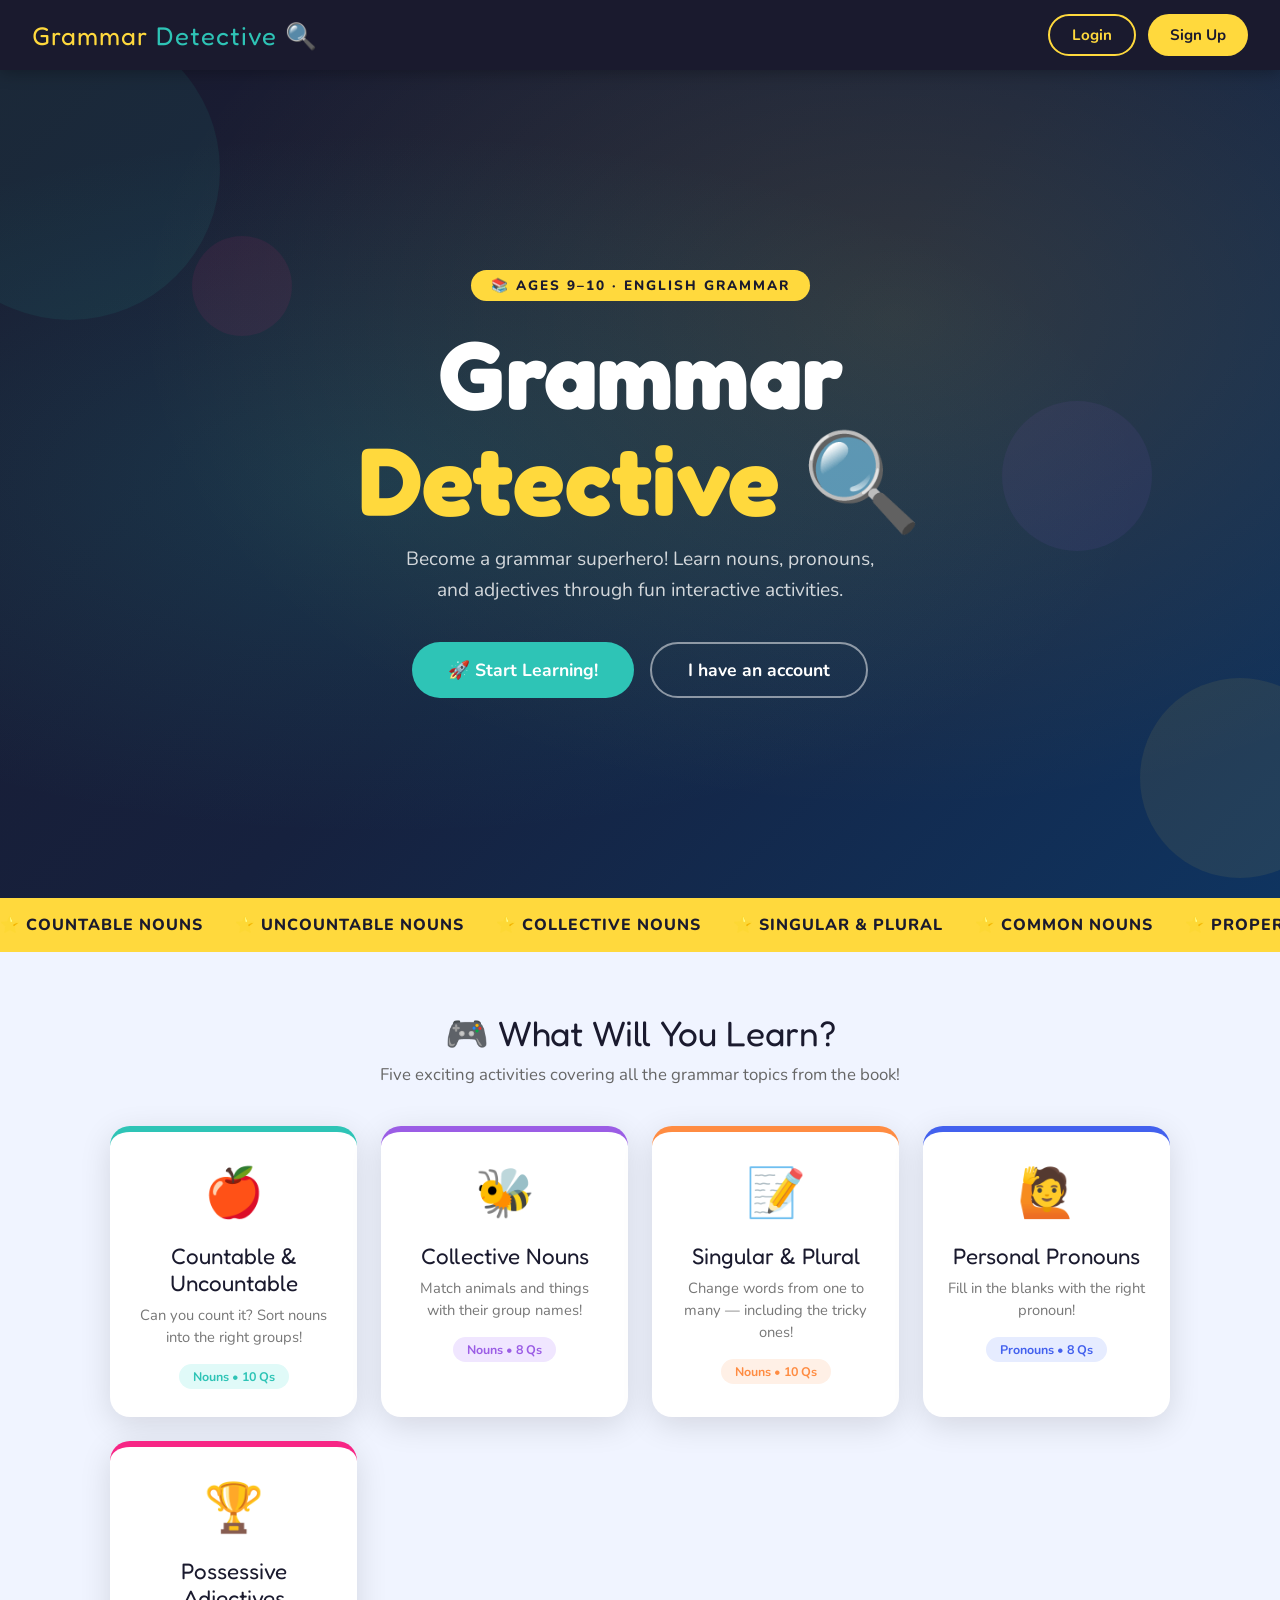
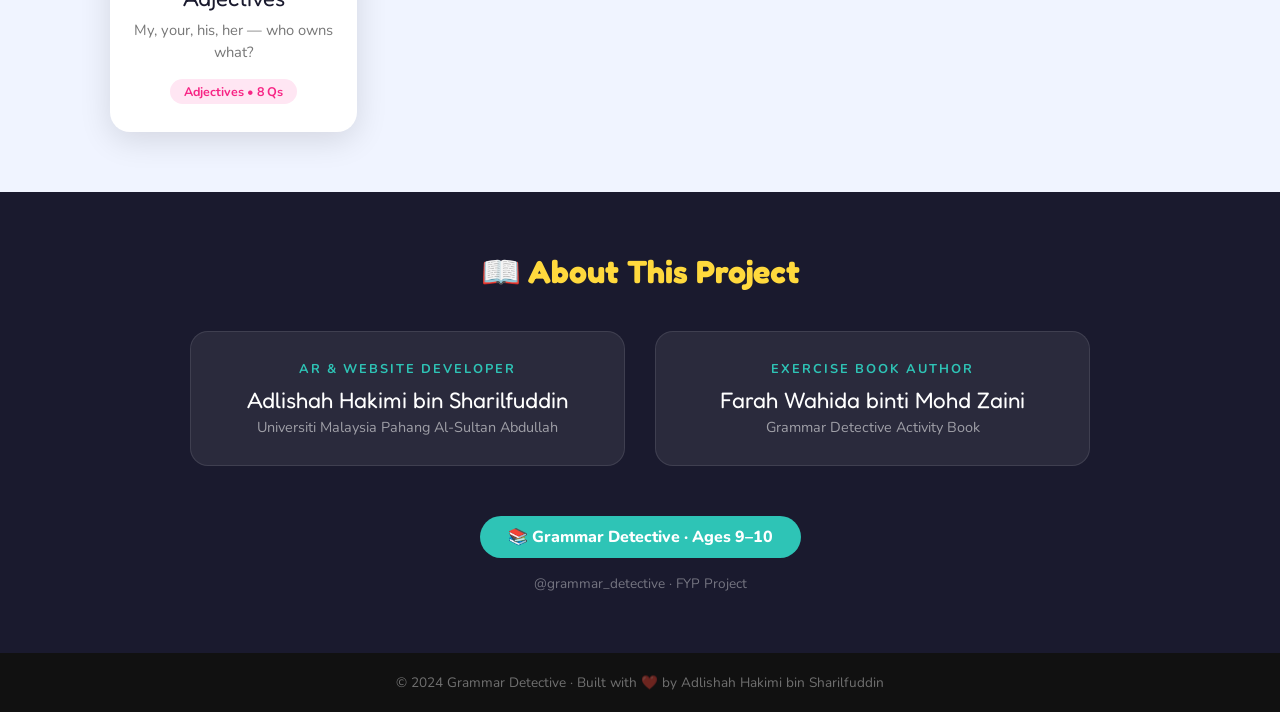
<file: Main.html>
<!DOCTYPE html>
<html lang="en">
<head>
<meta charset="UTF-8">
<meta name="viewport" content="width=device-width, initial-scale=1.0">
<title>Grammar Detective</title>
<link href="https://fonts.googleapis.com/css2?family=Fredoka+One&family=Nunito:wght@400;600;700;800&display=swap" rel="stylesheet">
<style>
  :root {
    --yellow: #FFD93D;
    --orange: #FF8C42;
    --teal: #2EC4B6;
    --purple: #9B5DE5;
    --pink: #F72585;
    --blue: #4361EE;
    --green: #06D6A0;
    --red: #EF233C;
    --dark: #1a1a2e;
    --card-bg: #fff;
    --shadow: 0 8px 32px rgba(0,0,0,0.12);
  }
  * { box-sizing: border-box; margin: 0; padding: 0; }
  body { font-family: 'Nunito', sans-serif; background: #f0f4ff; min-height: 100vh; }

  /* ===== NAV ===== */
  nav {
    background: var(--dark);
    padding: 14px 32px;
    display: flex;
    align-items: center;
    justify-content: space-between;
    position: sticky; top: 0; z-index: 100;
    box-shadow: 0 2px 16px rgba(0,0,0,0.3);
  }
  .nav-logo { font-family: 'Fredoka One', cursive; font-size: 1.6rem; color: var(--yellow); letter-spacing: 1px; cursor: pointer; }
  .nav-logo span { color: var(--teal); }
  .nav-btns { display: flex; gap: 12px; }
  .btn { padding: 9px 22px; border: none; border-radius: 30px; font-family: 'Nunito', sans-serif; font-weight: 700; font-size: 0.95rem; cursor: pointer; transition: all 0.2s; }
  .btn-outline { background: transparent; border: 2px solid var(--yellow); color: var(--yellow); }
  .btn-outline:hover { background: var(--yellow); color: var(--dark); }
  .btn-primary { background: var(--yellow); color: var(--dark); }
  .btn-primary:hover { background: var(--orange); color: #fff; transform: translateY(-2px); }

  /* ===== PAGES ===== */
  .page { display: none; }
  .page.active { display: block; }

  /* ===== HOMEPAGE ===== */
  .hero {
    background: linear-gradient(135deg, var(--dark) 0%, #16213e 50%, #0f3460 100%);
    min-height: 92vh;
    display: flex; flex-direction: column; align-items: center; justify-content: center;
    text-align: center; padding: 40px 20px; position: relative; overflow: hidden;
  }
  .hero::before {
    content: '';
    position: absolute; inset: 0;
    background: radial-gradient(ellipse at 30% 50%, rgba(46,196,182,0.15) 0%, transparent 60%),
                radial-gradient(ellipse at 70% 30%, rgba(255,217,61,0.12) 0%, transparent 60%);
  }
  .hero-badge {
    background: var(--yellow); color: var(--dark);
    padding: 6px 20px; border-radius: 30px; font-weight: 800; font-size: 0.85rem;
    letter-spacing: 2px; text-transform: uppercase; margin-bottom: 20px;
    display: inline-block; position: relative; z-index: 1;
  }
  .hero h1 {
    font-family: 'Fredoka One', cursive;
    font-size: clamp(3rem, 8vw, 6rem);
    color: #fff; line-height: 1.1; margin-bottom: 12px; position: relative; z-index: 1;
  }
  .hero h1 .accent { color: var(--yellow); }
  .hero h1 .accent2 { color: var(--teal); }
  .hero-sub {
    font-size: 1.2rem; color: rgba(255,255,255,0.8); max-width: 500px;
    margin: 0 auto 36px; position: relative; z-index: 1; line-height: 1.6;
  }
  .hero-btns { display: flex; gap: 16px; flex-wrap: wrap; justify-content: center; position: relative; z-index: 1; }
  .btn-big { padding: 14px 36px; font-size: 1.1rem; border-radius: 40px; }
  .btn-teal { background: var(--teal); color: #fff; border: none; }
  .btn-teal:hover { background: #20a99f; transform: translateY(-3px); box-shadow: 0 8px 24px rgba(46,196,182,0.4); }
  .btn-ghost { background: transparent; border: 2px solid rgba(255,255,255,0.5); color: #fff; }
  .btn-ghost:hover { background: rgba(255,255,255,0.1); border-color: #fff; transform: translateY(-2px); }

  /* floating shapes */
  .float-shapes { position: absolute; inset: 0; pointer-events: none; }
  .shape {
    position: absolute; border-radius: 50%; opacity: 0.08;
    animation: floatAnim 6s ease-in-out infinite;
  }
  .shape:nth-child(2) { animation-delay: 1s; }
  .shape:nth-child(3) { animation-delay: 2s; }
  .shape:nth-child(4) { animation-delay: 3s; }
  @keyframes floatAnim {
    0%, 100% { transform: translateY(0); }
    50% { transform: translateY(-20px); }
  }

  /* topics strip */
  .topics-strip { background: var(--yellow); padding: 16px 0; overflow: hidden; }
  .topics-inner { display: flex; gap: 32px; white-space: nowrap; animation: scroll 18s linear infinite; }
  .topics-inner span { font-weight: 800; color: var(--dark); font-size: 1rem; text-transform: uppercase; letter-spacing: 1px; }
  .topics-inner span::before { content: '⭐ '; }
  @keyframes scroll { from { transform: translateX(0); } to { transform: translateX(-50%); } }

  /* activity cards */
  .activities-section { padding: 60px 20px; max-width: 1100px; margin: 0 auto; }
  .section-title { font-family: 'Fredoka One', cursive; font-size: 2.2rem; color: var(--dark); text-align: center; margin-bottom: 8px; }
  .section-sub { text-align: center; color: #666; margin-bottom: 40px; font-size: 1.05rem; }
  .cards-grid { display: grid; grid-template-columns: repeat(auto-fit, minmax(240px, 1fr)); gap: 24px; }
  .activity-card {
    background: var(--card-bg); border-radius: 20px; padding: 28px 24px;
    box-shadow: var(--shadow); cursor: pointer; transition: all 0.3s;
    border-top: 6px solid transparent; text-align: center; position: relative; overflow: hidden;
  }
  .activity-card::after {
    content: ''; position: absolute; inset: 0;
    background: linear-gradient(135deg, currentColor 0%, transparent 100%);
    opacity: 0; transition: opacity 0.3s;
  }
  .activity-card:hover { transform: translateY(-8px); box-shadow: 0 16px 48px rgba(0,0,0,0.18); }
  .activity-card.c1 { border-color: var(--teal); }
  .activity-card.c2 { border-color: var(--purple); }
  .activity-card.c3 { border-color: var(--orange); }
  .activity-card.c4 { border-color: var(--blue); }
  .activity-card.c5 { border-color: var(--pink); }
  .card-icon { font-size: 3rem; margin-bottom: 16px; }
  .card-title { font-family: 'Fredoka One', cursive; font-size: 1.4rem; color: var(--dark); margin-bottom: 8px; }
  .card-desc { color: #777; font-size: 0.92rem; line-height: 1.5; margin-bottom: 16px; }
  .card-tag { display: inline-block; padding: 4px 14px; border-radius: 20px; font-size: 0.78rem; font-weight: 700; }
  .tag-teal { background: #e0faf8; color: var(--teal); }
  .tag-purple { background: #f0e6ff; color: var(--purple); }
  .tag-orange { background: #fff0e6; color: var(--orange); }
  .tag-blue { background: #e6ecff; color: var(--blue); }
  .tag-pink { background: #ffe6f3; color: var(--pink); }

  /* credits */
  .credits-section {
    background: var(--dark); color: #fff;
    padding: 60px 20px; text-align: center;
  }
  .credits-section h2 { font-family: 'Fredoka One', cursive; font-size: 2rem; color: var(--yellow); margin-bottom: 40px; }
  .credits-grid { display: flex; gap: 30px; flex-wrap: wrap; justify-content: center; max-width: 900px; margin: 0 auto 40px; }
  .credit-card {
    background: rgba(255,255,255,0.07); border-radius: 18px; padding: 28px 32px;
    border: 1px solid rgba(255,255,255,0.1); min-width: 260px; flex: 1;
  }
  .credit-role { font-size: 0.8rem; text-transform: uppercase; letter-spacing: 2px; color: var(--teal); font-weight: 700; margin-bottom: 8px; }
  .credit-name { font-family: 'Fredoka One', cursive; font-size: 1.4rem; color: #fff; margin-bottom: 4px; }
  .credit-detail { color: rgba(255,255,255,0.55); font-size: 0.9rem; }
  .ages-badge { background: var(--teal); color: #fff; padding: 10px 28px; border-radius: 30px; font-weight: 800; font-size: 1rem; display: inline-block; margin-top: 10px; }

  /* footer */
  footer { background: #111; color: rgba(255,255,255,0.4); text-align: center; padding: 20px; font-size: 0.85rem; }

  /* ===== AUTH PAGES ===== */
  .auth-wrapper {
    min-height: 100vh; display: flex; align-items: center; justify-content: center;
    background: linear-gradient(135deg, #f0f4ff, #e8f7f5);
    padding: 40px 20px;
  }
  .auth-box {
    background: #fff; border-radius: 24px; padding: 44px 40px; width: 100%; max-width: 440px;
    box-shadow: 0 12px 48px rgba(0,0,0,0.12);
  }
  .auth-logo { font-family: 'Fredoka One', cursive; font-size: 2rem; color: var(--dark); text-align: center; margin-bottom: 6px; }
  .auth-logo .accent { color: var(--teal); }
  .auth-sub-title { text-align: center; color: #888; margin-bottom: 32px; font-size: 0.95rem; }
  .form-group { margin-bottom: 20px; }
  .form-group label { display: block; font-weight: 700; color: var(--dark); margin-bottom: 8px; font-size: 0.95rem; }
  .form-group input, .form-group select {
    width: 100%; padding: 13px 16px; border: 2px solid #e8e8f0; border-radius: 12px;
    font-family: 'Nunito', sans-serif; font-size: 1rem; color: var(--dark);
    transition: border-color 0.2s, box-shadow 0.2s; outline: none; background: #fafafa;
  }
  .form-group input:focus { border-color: var(--teal); box-shadow: 0 0 0 4px rgba(46,196,182,0.15); background: #fff; }
  .btn-submit {
    width: 100%; padding: 14px; background: var(--teal); color: #fff; border: none;
    border-radius: 14px; font-family: 'Nunito', sans-serif; font-weight: 800; font-size: 1.05rem;
    cursor: pointer; transition: all 0.2s; margin-top: 6px;
  }
  .btn-submit:hover { background: #20a99f; transform: translateY(-2px); box-shadow: 0 8px 24px rgba(46,196,182,0.35); }
  .auth-switch { text-align: center; margin-top: 20px; color: #888; font-size: 0.95rem; }
  .auth-switch a { color: var(--teal); font-weight: 700; cursor: pointer; text-decoration: none; }
  .auth-switch a:hover { text-decoration: underline; }
  .alert { padding: 12px 16px; border-radius: 10px; margin-bottom: 18px; font-size: 0.92rem; font-weight: 600; display: none; }
  .alert-error { background: #ffe6e6; color: var(--red); border: 1.5px solid #ffb3b3; }
  .alert-success { background: #e6fff7; color: #00875a; border: 1.5px solid #b3ffe0; }

  /* ===== DASHBOARD ===== */
  .dashboard { min-height: 100vh; background: #f0f4ff; }
  .dash-hero {
    background: linear-gradient(135deg, var(--dark), #16213e);
    padding: 40px 32px; color: #fff;
  }
  .dash-hero h2 { font-family: 'Fredoka One', cursive; font-size: 2rem; }
  .dash-hero h2 span { color: var(--yellow); }
  .dash-hero p { color: rgba(255,255,255,0.7); margin-top: 4px; }
  .progress-bar-wrap { background: rgba(255,255,255,0.15); border-radius: 20px; height: 12px; margin-top: 20px; max-width: 400px; }
  .progress-bar { height: 100%; background: var(--yellow); border-radius: 20px; transition: width 0.5s; }
  .progress-label { color: rgba(255,255,255,0.7); font-size: 0.85rem; margin-top: 6px; }
  .dash-cards { display: grid; grid-template-columns: repeat(auto-fit, minmax(220px, 1fr)); gap: 20px; padding: 32px; max-width: 1100px; margin: 0 auto; }
  .dash-card {
    background: #fff; border-radius: 18px; padding: 24px 20px; cursor: pointer;
    box-shadow: 0 4px 20px rgba(0,0,0,0.08); transition: all 0.3s; border-left: 5px solid transparent;
    display: flex; align-items: center; gap: 16px;
  }
  .dash-card:hover { transform: translateY(-4px); box-shadow: 0 12px 32px rgba(0,0,0,0.14); }
  .dash-card.done { opacity: 0.7; }
  .dash-card-icon { font-size: 2.5rem; flex-shrink: 0; }
  .dash-card-title { font-family: 'Fredoka One', cursive; font-size: 1.1rem; color: var(--dark); }
  .dash-card-status { font-size: 0.78rem; color: #aaa; margin-top: 2px; font-weight: 600; }
  .status-done { color: var(--green) !important; }
  .status-new { color: var(--orange) !important; }

  /* ===== ACTIVITY PAGE ===== */
  .activity-page { min-height: 100vh; background: #f0f4ff; }
  .act-header {
    padding: 28px 32px; display: flex; align-items: center; gap: 16px;
    background: #fff; box-shadow: 0 2px 12px rgba(0,0,0,0.06);
  }
  .btn-back { background: none; border: 2px solid #ddd; border-radius: 12px; padding: 8px 18px; cursor: pointer; font-family: 'Nunito', sans-serif; font-weight: 700; color: #555; transition: all 0.2s; }
  .btn-back:hover { border-color: var(--teal); color: var(--teal); }
  .act-title { font-family: 'Fredoka One', cursive; font-size: 1.6rem; color: var(--dark); }
  .act-badge { background: var(--teal); color: #fff; padding: 4px 14px; border-radius: 20px; font-size: 0.8rem; font-weight: 700; }
  .act-body { max-width: 800px; margin: 0 auto; padding: 40px 20px; }

  /* Question box */
  .q-box { background: #fff; border-radius: 20px; padding: 32px; margin-bottom: 24px; box-shadow: 0 4px 20px rgba(0,0,0,0.07); }
  .q-num { font-size: 0.8rem; font-weight: 800; color: var(--teal); text-transform: uppercase; letter-spacing: 1px; margin-bottom: 8px; }
  .q-text { font-size: 1.1rem; font-weight: 700; color: var(--dark); margin-bottom: 20px; line-height: 1.5; }
  .q-options { display: grid; grid-template-columns: 1fr 1fr; gap: 12px; }
  .q-opt {
    padding: 14px 18px; border: 2px solid #e8e8f0; border-radius: 14px;
    cursor: pointer; font-family: 'Nunito', sans-serif; font-weight: 600; font-size: 0.95rem;
    color: var(--dark); transition: all 0.2s; background: #fafafa; text-align: center;
  }
  .q-opt:hover { border-color: var(--teal); background: #e8faf9; color: var(--teal); }
  .q-opt.selected { border-color: var(--teal); background: var(--teal); color: #fff; }
  .q-opt.correct { border-color: var(--green); background: var(--green); color: #fff; pointer-events: none; }
  .q-opt.wrong { border-color: var(--red); background: var(--red); color: #fff; pointer-events: none; }
  .q-opt.reveal-correct { border-color: var(--green); background: #e6fff7; color: var(--green); pointer-events: none; }
  .feedback { margin-top: 14px; padding: 12px 16px; border-radius: 12px; font-weight: 700; display: none; }
  .feedback.correct-fb { background: #e6fff7; color: var(--green); }
  .feedback.wrong-fb { background: #ffe6e6; color: var(--red); }

  /* drag drop */
  .dd-container { display: flex; flex-wrap: wrap; gap: 10px; margin-bottom: 20px; min-height: 60px; padding: 14px; border: 2px dashed #ccc; border-radius: 14px; background: #fafafa; }
  .dd-word {
    padding: 10px 18px; background: var(--teal); color: #fff; border-radius: 30px;
    cursor: grab; font-weight: 700; font-size: 0.95rem; user-select: none; transition: all 0.2s;
  }
  .dd-word:hover { background: #20a99f; transform: scale(1.05); }
  .dd-word.dragging { opacity: 0.5; }
  .dd-drop {
    min-width: 120px; min-height: 48px; border: 2px dashed var(--purple); border-radius: 12px;
    display: inline-flex; align-items: center; justify-content: center; padding: 8px 12px;
    color: #aaa; font-size: 0.85rem; font-style: italic; transition: all 0.2s; margin: 4px 0;
  }
  .dd-drop.dragover { border-color: var(--teal); background: #e8faf9; }
  .dd-drop.filled { border-style: solid; border-color: var(--teal); color: var(--dark); background: #fff; }
  .sentence-row { display: flex; align-items: center; gap: 8px; margin-bottom: 12px; flex-wrap: wrap; font-weight: 600; color: var(--dark); font-size: 1rem; }

  /* fill blank */
  .blank-input {
    border: none; border-bottom: 2.5px solid var(--teal); padding: 4px 10px; font-family: 'Nunito', sans-serif;
    font-size: 1rem; font-weight: 700; color: var(--dark); outline: none; width: 120px;
    background: transparent; text-align: center;
  }
  .blank-input.correct-input { border-color: var(--green); color: var(--green); }
  .blank-input.wrong-input { border-color: var(--red); color: var(--red); }

  /* score panel */
  .score-panel { background: var(--dark); color: #fff; border-radius: 20px; padding: 32px; text-align: center; margin-top: 32px; display: none; }
  .score-panel .score-num { font-family: 'Fredoka One', cursive; font-size: 4rem; color: var(--yellow); }
  .score-panel .score-msg { font-size: 1.1rem; color: rgba(255,255,255,0.8); margin: 8px 0 24px; }
  .btn-retry { background: var(--yellow); color: var(--dark); border: none; padding: 12px 32px; border-radius: 30px; font-family: 'Nunito', sans-serif; font-weight: 800; font-size: 1rem; cursor: pointer; margin: 6px; transition: all 0.2s; }
  .btn-retry:hover { background: var(--orange); color: #fff; }
  .btn-next-act { background: var(--teal); color: #fff; border: none; padding: 12px 32px; border-radius: 30px; font-family: 'Nunito', sans-serif; font-weight: 800; font-size: 1rem; cursor: pointer; margin: 6px; transition: all 0.2s; }
  .btn-next-act:hover { background: #20a99f; }
  .submit-btn {
    margin-top: 24px; padding: 14px 40px; background: var(--purple); color: #fff; border: none;
    border-radius: 30px; font-family: 'Nunito', sans-serif; font-weight: 800; font-size: 1.05rem;
    cursor: pointer; transition: all 0.2s; display: block; margin-left: auto; margin-right: auto;
  }
  .submit-btn:hover { background: #7c3dcc; transform: translateY(-2px); }
  .hint-text { background: #fff8e1; border-left: 4px solid var(--yellow); padding: 12px 16px; border-radius: 0 12px 12px 0; margin-bottom: 20px; color: #555; font-size: 0.92rem; }

  /* match game */
  .match-grid { display: grid; grid-template-columns: 1fr 1fr; gap: 12px; margin-bottom: 20px; }
  .match-col { display: flex; flex-direction: column; gap: 10px; }
  .match-item {
    padding: 14px 18px; border: 2px solid #e8e8f0; border-radius: 14px;
    cursor: pointer; font-weight: 600; color: var(--dark); transition: all 0.2s; background: #fafafa; text-align: center;
  }
  .match-item:hover { border-color: var(--purple); background: #f0e6ff; }
  .match-item.selected { border-color: var(--purple); background: var(--purple); color: #fff; }
  .match-item.matched { border-color: var(--green); background: #e6fff7; color: var(--green); pointer-events: none; font-weight: 700; }
  .match-item.wrong-match { border-color: var(--red); background: #ffe6e6; }
  .match-label { font-size: 0.75rem; font-weight: 800; color: #aaa; text-transform: uppercase; letter-spacing: 1px; text-align: center; margin-bottom: 6px; }

  /* coloring */
  .color-grid { display: grid; grid-template-columns: repeat(auto-fit, minmax(100px, 1fr)); gap: 14px; margin-bottom: 20px; }
  .color-item {
    border: 3px solid #ddd; border-radius: 16px; padding: 16px 10px; text-align: center;
    cursor: pointer; transition: all 0.2s; font-weight: 700; font-size: 0.9rem; color: var(--dark);
    background: #fafafa;
  }
  .color-item .ci-icon { font-size: 2rem; margin-bottom: 6px; }
  .color-item.colored-red { background: #ffe0e0 !important; border-color: #ff6b6b !important; }
  .color-item.colored-blue { background: #e0eeff !important; border-color: #4361ee !important; }

  /* Responsive */
  @media(max-width:600px){
    .q-options { grid-template-columns: 1fr; }
    .auth-box { padding: 32px 24px; }
    .act-header { padding: 16px 20px; }
    nav { padding: 12px 18px; }
    .nav-logo { font-size: 1.3rem; }
    .credits-grid { flex-direction: column; }
    .dash-cards { padding: 16px; }
  }
</style>
</head>
<body>

<!-- NAV -->
<nav>
  <div class="nav-logo" onclick="showPage('home')">Grammar <span>Detective</span> 🔍</div>
  <div class="nav-btns" id="nav-auth-btns">
    <button class="btn btn-outline" onclick="showPage('login')">Login</button>
    <button class="btn btn-primary" onclick="showPage('signup')">Sign Up</button>
  </div>
  <div class="nav-btns" id="nav-user-btns" style="display:none;">
    <span id="nav-username" style="color:#fff;font-weight:700;font-size:0.9rem;margin-right:4px;"></span>
    <button class="btn btn-outline" onclick="showPage('dashboard')">Dashboard</button>
    <button class="btn btn-primary" onclick="logout()">Logout</button>
  </div>
</nav>

<!-- ===== HOME PAGE ===== -->
<div id="page-home" class="page active">
  <div class="hero">
    <div class="float-shapes">
      <div class="shape" style="width:300px;height:300px;background:var(--teal);top:-50px;left:-80px;"></div>
      <div class="shape" style="width:200px;height:200px;background:var(--yellow);bottom:20px;right:-60px;"></div>
      <div class="shape" style="width:150px;height:150px;background:var(--purple);top:40%;right:10%;"></div>
      <div class="shape" style="width:100px;height:100px;background:var(--pink);top:20%;left:15%;"></div>
    </div>
    <div class="hero-badge">📚 Ages 9–10 · English Grammar</div>
    <h1>Grammar<br><span class="accent">Detective</span> <span class="accent2">🔍</span></h1>
    <p class="hero-sub">Become a grammar superhero! Learn nouns, pronouns, and adjectives through fun interactive activities.</p>
    <div class="hero-btns">
      <button class="btn btn-teal btn-big" onclick="showPage('signup')">🚀 Start Learning!</button>
      <button class="btn btn-ghost btn-big" onclick="showPage('login')">I have an account</button>
    </div>
  </div>

  <div class="topics-strip">
    <div class="topics-inner">
      <span>Countable Nouns</span><span>Uncountable Nouns</span><span>Collective Nouns</span>
      <span>Singular & Plural</span><span>Common Nouns</span><span>Proper Nouns</span>
      <span>Personal Pronouns</span><span>Comparative Adjectives</span><span>Superlative Adjectives</span>
      <span>Possessive Adjectives</span><span>Countable Nouns</span><span>Uncountable Nouns</span>
      <span>Collective Nouns</span><span>Singular & Plural</span><span>Common Nouns</span>
      <span>Proper Nouns</span><span>Personal Pronouns</span><span>Comparative Adjectives</span>
      <span>Superlative Adjectives</span><span>Possessive Adjectives</span>
    </div>
  </div>

  <div class="activities-section">
    <div class="section-title">🎮 What Will You Learn?</div>
    <p class="section-sub">Five exciting activities covering all the grammar topics from the book!</p>
    <div class="cards-grid">
      <div class="activity-card c1" onclick="requireLogin('act1')">
        <div class="card-icon">🍎</div>
        <div class="card-title">Countable & Uncountable</div>
        <div class="card-desc">Can you count it? Sort nouns into the right groups!</div>
        <span class="card-tag tag-teal">Nouns • 10 Qs</span>
      </div>
      <div class="activity-card c2" onclick="requireLogin('act2')">
        <div class="card-icon">🐝</div>
        <div class="card-title">Collective Nouns</div>
        <div class="card-desc">Match animals and things with their group names!</div>
        <span class="card-tag tag-purple">Nouns • 8 Qs</span>
      </div>
      <div class="activity-card c3" onclick="requireLogin('act3')">
        <div class="card-icon">📝</div>
        <div class="card-title">Singular & Plural</div>
        <div class="card-desc">Change words from one to many — including the tricky ones!</div>
        <span class="card-tag tag-orange">Nouns • 10 Qs</span>
      </div>
      <div class="activity-card c4" onclick="requireLogin('act4')">
        <div class="card-icon">🙋</div>
        <div class="card-title">Personal Pronouns</div>
        <div class="card-desc">Fill in the blanks with the right pronoun!</div>
        <span class="card-tag tag-blue">Pronouns • 8 Qs</span>
      </div>
      <div class="activity-card c5" onclick="requireLogin('act5')">
        <div class="card-icon">🏆</div>
        <div class="card-title">Possessive Adjectives</div>
        <div class="card-desc">My, your, his, her — who owns what?</div>
        <span class="card-tag tag-pink">Adjectives • 8 Qs</span>
      </div>
    </div>
  </div>

  <div class="credits-section">
    <h2>📖 About This Project</h2>
    <div class="credits-grid">
      <div class="credit-card">
        <div class="credit-role">AR & Website Developer</div>
        <div class="credit-name">Adlishah Hakimi bin Sharilfuddin</div>
        <div class="credit-detail">Universiti Malaysia Pahang Al-Sultan Abdullah</div>
      </div>
      <div class="credit-card">
        <div class="credit-role">Exercise Book Author</div>
        <div class="credit-name">Farah Wahida binti Mohd Zaini</div>
        <div class="credit-detail">Grammar Detective Activity Book</div>
      </div>
    </div>
    <div class="ages-badge">📚 Grammar Detective · Ages 9–10</div>
    <p style="color:rgba(255,255,255,0.4);margin-top:16px;font-size:0.85rem;">@grammar_detective · FYP Project</p>
  </div>

  <footer>© 2024 Grammar Detective · Built with ❤️ by Adlishah Hakimi bin Sharilfuddin</footer>
</div>

<!-- ===== LOGIN PAGE ===== -->
<div id="page-login" class="page">
  <div class="auth-wrapper">
    <div class="auth-box">
      <div class="auth-logo">Grammar <span class="accent">Detective</span> 🔍</div>
      <p class="auth-sub-title">Welcome back, Detective! 👋</p>
      <div class="alert alert-error" id="login-error"></div>
      <div class="form-group">
        <label>Username</label>
        <input type="text" id="login-user" placeholder="Enter your username" />
      </div>
      <div class="form-group">
        <label>Password</label>
        <input type="password" id="login-pass" placeholder="Enter your password" />
      </div>
      <button class="btn-submit" onclick="doLogin()">🔓 Login</button>
      <div class="auth-switch">Don't have an account? <a onclick="showPage('signup')">Sign Up Free!</a></div>
      <div class="auth-switch" style="margin-top:8px;"><a onclick="showPage('home')" style="color:#aaa;">← Back to Home</a></div>
    </div>
  </div>
</div>

<!-- ===== SIGNUP PAGE ===== -->
<div id="page-signup" class="page">
  <div class="auth-wrapper">
    <div class="auth-box">
      <div class="auth-logo">Grammar <span class="accent">Detective</span> 🔍</div>
      <p class="auth-sub-title">Create your detective badge! 🕵️</p>
      <div class="alert alert-error" id="signup-error"></div>
      <div class="alert alert-success" id="signup-success"></div>
      <div class="form-group">
        <label>Full Name</label>
        <input type="text" id="signup-name" placeholder="Your full name" />
      </div>
      <div class="form-group">
        <label>Username</label>
        <input type="text" id="signup-user" placeholder="Choose a username" />
      </div>
      <div class="form-group">
        <label>Password</label>
        <input type="password" id="signup-pass" placeholder="Create a password (min 6 chars)" />
      </div>
      <div class="form-group">
        <label>Grade / Year</label>
        <select id="signup-grade">
          <option value="">Select your grade</option>
          <option>Year 4</option><option>Year 5</option><option>Year 6</option>
          <option>Other</option>
        </select>
      </div>
      <button class="btn-submit" onclick="doSignup()">🚀 Create Account</button>
      <div class="auth-switch">Already have an account? <a onclick="showPage('login')">Login here</a></div>
      <div class="auth-switch" style="margin-top:8px;"><a onclick="showPage('home')" style="color:#aaa;">← Back to Home</a></div>
    </div>
  </div>
</div>

<!-- ===== DASHBOARD ===== -->
<div id="page-dashboard" class="page">
  <div class="dashboard">
    <div class="dash-hero">
      <h2>Hello, <span id="dash-name">Detective</span>! 🕵️</h2>
      <p>Ready for today's grammar adventure?</p>
      <div class="progress-bar-wrap">
        <div class="progress-bar" id="dash-progress" style="width:0%"></div>
      </div>
      <div class="progress-label" id="dash-progress-label">0 / 5 activities completed</div>
    </div>
    <div class="dash-cards">
      <div class="dash-card" style="border-color:var(--teal);" onclick="showActivity('act1')">
        <div class="dash-card-icon">🍎</div>
        <div>
          <div class="dash-card-title">Countable & Uncountable</div>
          <div class="dash-card-status status-new" id="s-act1">● New</div>
        </div>
      </div>
      <div class="dash-card" style="border-color:var(--purple);" onclick="showActivity('act2')">
        <div class="dash-card-icon">🐝</div>
        <div>
          <div class="dash-card-title">Collective Nouns</div>
          <div class="dash-card-status status-new" id="s-act2">● New</div>
        </div>
      </div>
      <div class="dash-card" style="border-color:var(--orange);" onclick="showActivity('act3')">
        <div class="dash-card-icon">📝</div>
        <div>
          <div class="dash-card-title">Singular & Plural</div>
          <div class="dash-card-status status-new" id="s-act3">● New</div>
        </div>
      </div>
      <div class="dash-card" style="border-color:var(--blue);" onclick="showActivity('act4')">
        <div class="dash-card-icon">🙋</div>
        <div>
          <div class="dash-card-title">Personal Pronouns</div>
          <div class="dash-card-status status-new" id="s-act4">● New</div>
        </div>
      </div>
      <div class="dash-card" style="border-color:var(--pink);" onclick="showActivity('act5')">
        <div class="dash-card-icon">🏆</div>
        <div>
          <div class="dash-card-title">Possessive Adjectives</div>
          <div class="dash-card-status status-new" id="s-act5">● New</div>
        </div>
      </div>
    </div>
  </div>
</div>

<!-- ===== ACTIVITY 1: Countable & Uncountable ===== -->
<div id="page-act1" class="page">
  <div class="activity-page">
    <div class="act-header">
      <button class="btn-back" onclick="showPage('dashboard')">← Back</button>
      <div>
        <div class="act-title">🍎 Countable & Uncountable Nouns</div>
      </div>
      <span class="act-badge">Nouns</span>
    </div>
    <div class="act-body">
      <div class="hint-text">💡 <strong>Remember:</strong> Countable nouns can be counted (1 cat, 2 cats). Uncountable nouns cannot be counted (milk, water, rice).</div>

      <div id="act1-questions"></div>

      <button class="submit-btn" onclick="submitAct1()">✅ Check My Answers</button>
      <div class="score-panel" id="score-act1">
        <div class="score-num" id="score-act1-num">0/10</div>
        <div class="score-msg" id="score-act1-msg"></div>
        <button class="btn-retry" onclick="resetAct1()">🔄 Try Again</button>
        <button class="btn-next-act" onclick="showActivity('act2')">Next Activity →</button>
      </div>
    </div>
  </div>
</div>

<!-- ===== ACTIVITY 2: Collective Nouns ===== -->
<div id="page-act2" class="page">
  <div class="activity-page">
    <div class="act-header">
      <button class="btn-back" onclick="showPage('dashboard')">← Back</button>
      <div>
        <div class="act-title">🐝 Collective Nouns — Match Game</div>
      </div>
      <span class="act-badge" style="background:var(--purple);">Nouns</span>
    </div>
    <div class="act-body">
      <div class="hint-text">💡 Match each group word on the left with the correct noun on the right. Click one from each side!</div>
      <div id="act2-game"></div>
      <div class="score-panel" id="score-act2">
        <div class="score-num" id="score-act2-num">0/8</div>
        <div class="score-msg" id="score-act2-msg"></div>
        <button class="btn-retry" onclick="resetAct2()">🔄 Try Again</button>
        <button class="btn-next-act" onclick="showActivity('act3')">Next Activity →</button>
      </div>
    </div>
  </div>
</div>

<!-- ===== ACTIVITY 3: Singular & Plural ===== -->
<div id="page-act3" class="page">
  <div class="activity-page">
    <div class="act-header">
      <button class="btn-back" onclick="showPage('dashboard')">← Back</button>
      <div>
        <div class="act-title">📝 Singular & Plural</div>
      </div>
      <span class="act-badge" style="background:var(--orange);">Nouns</span>
    </div>
    <div class="act-body">
      <div class="hint-text">💡 Type the plural form of each noun. Watch out for irregular plurals like child → children!</div>
      <div id="act3-questions"></div>
      <button class="submit-btn" style="background:var(--orange);" onclick="submitAct3()">✅ Check Answers</button>
      <div class="score-panel" id="score-act3">
        <div class="score-num" id="score-act3-num">0/10</div>
        <div class="score-msg" id="score-act3-msg"></div>
        <button class="btn-retry" onclick="resetAct3()">🔄 Try Again</button>
        <button class="btn-next-act" onclick="showActivity('act4')">Next Activity →</button>
      </div>
    </div>
  </div>
</div>

<!-- ===== ACTIVITY 4: Personal Pronouns ===== -->
<div id="page-act4" class="page">
  <div class="activity-page">
    <div class="act-header">
      <button class="btn-back" onclick="showPage('dashboard')">← Back</button>
      <div>
        <div class="act-title">🙋 Personal Pronouns</div>
      </div>
      <span class="act-badge" style="background:var(--blue);">Pronouns</span>
    </div>
    <div class="act-body">
      <div class="hint-text">💡 Subject pronouns: I, You, He, She, It, We, They. Object pronouns: me, you, him, her, it, us, them.</div>
      <div id="act4-questions"></div>
      <button class="submit-btn" style="background:var(--blue);" onclick="submitAct4()">✅ Check Answers</button>
      <div class="score-panel" id="score-act4">
        <div class="score-num" id="score-act4-num">0/8</div>
        <div class="score-msg" id="score-act4-msg"></div>
        <button class="btn-retry" onclick="resetAct4()">🔄 Try Again</button>
        <button class="btn-next-act" onclick="showActivity('act5')">Next Activity →</button>
      </div>
    </div>
  </div>
</div>

<!-- ===== ACTIVITY 5: Possessive Adjectives ===== -->
<div id="page-act5" class="page">
  <div class="activity-page">
    <div class="act-header">
      <button class="btn-back" onclick="showPage('dashboard')">← Back</button>
      <div>
        <div class="act-title">🏆 Possessive Adjectives</div>
      </div>
      <span class="act-badge" style="background:var(--pink);">Adjectives</span>
    </div>
    <div class="act-body">
      <div class="hint-text">💡 Possessive adjectives show ownership: my, your, his, her, its, our, their</div>
      <div id="act5-questions"></div>
      <button class="submit-btn" style="background:var(--pink);" onclick="submitAct5()">✅ Check Answers</button>
      <div class="score-panel" id="score-act5">
        <div class="score-num" id="score-act5-num">0/8</div>
        <div class="score-msg" id="score-act5-msg"></div>
        <button class="btn-retry" onclick="resetAct5()">🔄 Try Again</button>
        <button class="btn-next-act" onclick="showPage('dashboard')">🏠 Back to Dashboard</button>
      </div>
    </div>
  </div>
</div>

<script>
// ===== STATE =====
let users = JSON.parse(localStorage.getItem('gd_users') || '{}');
let currentUser = JSON.parse(localStorage.getItem('gd_current') || 'null');
let scores = JSON.parse(localStorage.getItem('gd_scores') || '{}');

// ===== NAVIGATION =====
function showPage(id) {
  document.querySelectorAll('.page').forEach(p => p.classList.remove('active'));
  document.getElementById('page-' + id).classList.add('active');
  window.scrollTo(0, 0);
}

function requireLogin(actId) {
  if (!currentUser) { showPage('login'); return; }
  showActivity(actId);
}

function showActivity(actId) {
  if (!currentUser) { showPage('login'); return; }
  if (actId === 'act1') buildAct1();
  if (actId === 'act2') buildAct2();
  if (actId === 'act3') buildAct3();
  if (actId === 'act4') buildAct4();
  if (actId === 'act5') buildAct5();
  showPage(actId);
}

// ===== AUTH =====
function updateNavState() {
  if (currentUser) {
    document.getElementById('nav-auth-btns').style.display = 'none';
    document.getElementById('nav-user-btns').style.display = 'flex';
    document.getElementById('nav-username').textContent = '👤 ' + currentUser.name;
    // update dashboard
    document.getElementById('dash-name').textContent = currentUser.name.split(' ')[0];
    updateProgress();
  } else {
    document.getElementById('nav-auth-btns').style.display = 'flex';
    document.getElementById('nav-user-btns').style.display = 'none';
  }
}

function doSignup() {
  const name = document.getElementById('signup-name').value.trim();
  const user = document.getElementById('signup-user').value.trim();
  const pass = document.getElementById('signup-pass').value;
  const grade = document.getElementById('signup-grade').value;
  const err = document.getElementById('signup-error');
  const succ = document.getElementById('signup-success');
  err.style.display = 'none'; succ.style.display = 'none';

  if (!name || !user || !pass || !grade) { err.textContent = '⚠️ Please fill in all fields!'; err.style.display = 'block'; return; }
  if (pass.length < 6) { err.textContent = '⚠️ Password must be at least 6 characters!'; err.style.display = 'block'; return; }
  if (users[user]) { err.textContent = '⚠️ Username already taken! Try another.'; err.style.display = 'block'; return; }

  users[user] = { name, pass, grade };
  localStorage.setItem('gd_users', JSON.stringify(users));
  succ.textContent = '🎉 Account created! Redirecting to login...';
  succ.style.display = 'block';
  setTimeout(() => showPage('login'), 1500);
}

function doLogin() {
  const user = document.getElementById('login-user').value.trim();
  const pass = document.getElementById('login-pass').value;
  const err = document.getElementById('login-error');
  err.style.display = 'none';

  if (!user || !pass) { err.textContent = '⚠️ Please enter username and password!'; err.style.display = 'block'; return; }
  if (!users[user] || users[user].pass !== pass) { err.textContent = '❌ Wrong username or password!'; err.style.display = 'block'; return; }

  currentUser = { username: user, name: users[user].name, grade: users[user].grade };
  localStorage.setItem('gd_current', JSON.stringify(currentUser));
  updateNavState();
  showPage('dashboard');
}

function logout() {
  currentUser = null;
  localStorage.removeItem('gd_current');
  updateNavState();
  showPage('home');
}

function updateProgress() {
  if (!currentUser) return;
  const s = scores[currentUser.username] || {};
  const done = ['act1','act2','act3','act4','act5'].filter(a => s[a] !== undefined).length;
  document.getElementById('dash-progress').style.width = (done/5*100) + '%';
  document.getElementById('dash-progress-label').textContent = done + ' / 5 activities completed';
  ['act1','act2','act3','act4','act5'].forEach(a => {
    const el = document.getElementById('s-' + a);
    if (s[a] !== undefined) { el.textContent = '✅ Done — ' + s[a]; el.className = 'dash-card-status status-done'; }
    else { el.textContent = '● New'; el.className = 'dash-card-status status-new'; }
  });
}

function saveScore(act, score, total) {
  if (!currentUser) return;
  if (!scores[currentUser.username]) scores[currentUser.username] = {};
  scores[currentUser.username][act] = score + '/' + total;
  localStorage.setItem('gd_scores', JSON.stringify(scores));
  updateProgress();
}

// ===== ACTIVITY 1: Countable/Uncountable MCQ =====
const act1Data = [
  { q: "🥕 Carrots", a: "C", opts: ["C — Countable", "U — Uncountable"] },
  { q: "🍚 Rice", a: "U", opts: ["C — Countable", "U — Uncountable"] },
  { q: "🍅 Tomatoes", a: "C", opts: ["C — Countable", "U — Uncountable"] },
  { q: "🥛 Milk", a: "U", opts: ["C — Countable", "U — Uncountable"] },
  { q: "🥚 Eggs", a: "C", opts: ["C — Countable", "U — Uncountable"] },
  { q: "💧 Water", a: "U", opts: ["C — Countable", "U — Uncountable"] },
  { q: "🍓 Strawberries", a: "C", opts: ["C — Countable", "U — Uncountable"] },
  { q: "🧀 Cheese", a: "U", opts: ["C — Countable", "U — Uncountable"] },
  { q: "🍎 Apples", a: "C", opts: ["C — Countable", "U — Uncountable"] },
  { q: "🥣 Soup", a: "U", opts: ["C — Countable", "U — Uncountable"] },
];
let act1Answers = {};

function buildAct1() {
  act1Answers = {};
  document.getElementById('score-act1').style.display = 'none';
  const container = document.getElementById('act1-questions');
  container.innerHTML = act1Data.map((q, i) => `
    <div class="q-box" id="qbox-act1-${i}">
      <div class="q-num">Question ${i+1} of ${act1Data.length}</div>
      <div class="q-text">Is this noun <strong>Countable (C)</strong> or <strong>Uncountable (U)</strong>?<br>${q.q}</div>
      <div class="q-options">
        ${q.opts.map((opt, j) => `<button class="q-opt" id="act1-${i}-${j}" onclick="selectAct1(${i},${j},'${j===0?'C':'U'}')">${opt}</button>`).join('')}
      </div>
      <div class="feedback" id="fb-act1-${i}"></div>
    </div>
  `).join('');
}

function selectAct1(qi, oi, val) {
  act1Answers[qi] = val;
  document.querySelectorAll(`#qbox-act1-${qi} .q-opt`).forEach((b,j) => {
    b.classList.toggle('selected', j === oi);
  });
}

function submitAct1() {
  let score = 0;
  act1Data.forEach((q, i) => {
    const ans = act1Answers[i];
    const correct = q.a;
    const fb = document.getElementById('fb-act1-' + i);
    document.querySelectorAll(`#qbox-act1-${i} .q-opt`).forEach((b, j) => {
      const isCorrect = (j === 0 ? 'C' : 'U') === correct;
      b.classList.remove('selected');
      if (isCorrect) b.classList.add('reveal-correct');
    });
    if (ans === correct) {
      score++;
      fb.textContent = '✅ Correct!'; fb.className = 'feedback correct-fb'; fb.style.display = 'block';
      const userBtn = document.getElementById('act1-' + i + '-' + (ans === 'C' ? 0 : 1));
      if (userBtn) { userBtn.classList.remove('reveal-correct'); userBtn.classList.add('correct'); }
    } else {
      fb.textContent = ans ? `❌ You chose ${ans}, but the answer is ${correct}.` : '❌ You did not answer this question.';
      fb.className = 'feedback wrong-fb'; fb.style.display = 'block';
      if (ans) {
        const userBtn = document.getElementById('act1-' + i + '-' + (ans === 'C' ? 0 : 1));
        if (userBtn) { userBtn.classList.remove('reveal-correct'); userBtn.classList.add('wrong'); }
      }
    }
  });
  const panel = document.getElementById('score-act1');
  document.getElementById('score-act1-num').textContent = score + '/' + act1Data.length;
  document.getElementById('score-act1-msg').textContent = score >= 8 ? '🌟 Excellent, Detective!' : score >= 5 ? '👍 Good job! Keep practising!' : '💪 Keep trying — you can do it!';
  panel.style.display = 'block'; panel.scrollIntoView({ behavior: 'smooth' });
  saveScore('act1', score, act1Data.length);
}

function resetAct1() { buildAct1(); }

// ===== ACTIVITY 2: Collective Nouns Match =====
const act2Pairs = [
  { left: "A flock of", right: "sheep" },
  { left: "A swarm of", right: "bees" },
  { left: "A herd of", right: "cows" },
  { left: "A school of", right: "whales" },
  { left: "A class of", right: "students" },
  { left: "A pack of", right: "dogs" },
  { left: "A troop of", right: "monkeys" },
  { left: "A deck of", right: "cards" },
];
let act2Selected = { left: null, right: null };
let act2Matched = 0;

function buildAct2() {
  act2Matched = 0; act2Selected = { left: null, right: null };
  document.getElementById('score-act2').style.display = 'none';
  const shuffledRight = [...act2Pairs.map(p => p.right)].sort(() => Math.random() - 0.5);
  document.getElementById('act2-game').innerHTML = `
    <div class="match-label">Group Word (Left) — Click to select</div>
    <div class="match-label" style="text-align:right;">Animal / Thing (Right) — Click to match</div>
    <div class="match-grid">
      <div class="match-col" id="act2-left">
        ${act2Pairs.map((p, i) => `<div class="match-item" id="ml-${i}" onclick="act2PickLeft(${i})">${p.left}</div>`).join('')}
      </div>
      <div class="match-col" id="act2-right">
        ${shuffledRight.map((r, i) => `<div class="match-item" id="mr-${i}" onclick="act2PickRight(${i})" data-val="${r}">${r}</div>`).join('')}
      </div>
    </div>
    <div id="act2-feedback" style="margin-top:16px;font-weight:700;font-size:1rem;min-height:28px;"></div>
  `;
}

function act2PickLeft(i) {
  if (document.getElementById('ml-' + i).classList.contains('matched')) return;
  document.querySelectorAll('#act2-left .match-item').forEach(el => el.classList.remove('selected'));
  document.getElementById('ml-' + i).classList.add('selected');
  act2Selected.left = i;
  tryAct2Match();
}

function act2PickRight(i) {
  if (document.getElementById('mr-' + i).classList.contains('matched')) return;
  document.querySelectorAll('#act2-right .match-item').forEach(el => el.classList.remove('selected'));
  document.getElementById('mr-' + i).classList.add('selected');
  act2Selected.right = i;
  tryAct2Match();
}

function tryAct2Match() {
  if (act2Selected.left === null || act2Selected.right === null) return;
  const li = act2Selected.left, ri = act2Selected.right;
  const leftPair = act2Pairs[li];
  const rightEl = document.getElementById('mr-' + ri);
  const rightVal = rightEl.getAttribute('data-val');
  const fb = document.getElementById('act2-feedback');

  if (leftPair.right === rightVal) {
    document.getElementById('ml-' + li).classList.remove('selected');
    document.getElementById('ml-' + li).classList.add('matched');
    document.getElementById('ml-' + li).textContent = leftPair.left + ' ' + rightVal + ' ✅';
    rightEl.classList.remove('selected');
    rightEl.classList.add('matched');
    act2Matched++;
    fb.textContent = '✅ Correct! ' + leftPair.left + ' ' + rightVal;
    fb.style.color = 'var(--green)';
    if (act2Matched === act2Pairs.length) {
      const panel = document.getElementById('score-act2');
      document.getElementById('score-act2-num').textContent = act2Matched + '/' + act2Pairs.length;
      document.getElementById('score-act2-msg').textContent = '🌟 Amazing! You matched them all!';
      panel.style.display = 'block'; panel.scrollIntoView({ behavior: 'smooth' });
      saveScore('act2', act2Matched, act2Pairs.length);
    }
  } else {
    fb.textContent = '❌ Not quite! Try again.'; fb.style.color = 'var(--red)';
    document.getElementById('ml-' + li).classList.add('wrong-match');
    rightEl.classList.add('wrong-match');
    setTimeout(() => {
      document.getElementById('ml-' + li).classList.remove('selected', 'wrong-match');
      rightEl.classList.remove('selected', 'wrong-match');
    }, 600);
  }
  act2Selected = { left: null, right: null };
}

function resetAct2() { buildAct2(); }

// ===== ACTIVITY 3: Singular → Plural fill blank =====
const act3Data = [
  { word: "apple", ans: "apples" },
  { word: "box", ans: "boxes" },
  { word: "child", ans: "children" },
  { word: "woman", ans: "women" },
  { word: "tooth", ans: "teeth" },
  { word: "goose", ans: "geese" },
  { word: "mouse", ans: "mice" },
  { word: "baby", ans: "babies" },
  { word: "knife", ans: "knives" },
  { word: "pen", ans: "pens" },
];

function buildAct3() {
  document.getElementById('score-act3').style.display = 'none';
  document.getElementById('act3-questions').innerHTML = act3Data.map((q, i) => `
    <div class="q-box">
      <div class="q-num">Question ${i+1} of ${act3Data.length}</div>
      <div class="q-text">Write the <strong>plural form</strong> of:</div>
      <div class="sentence-row">
        <strong style="font-size:1.2rem;">${q.word}</strong>
        <span style="color:#aaa;">→</span>
        <input class="blank-input" id="act3-${i}" placeholder="type here..." autocomplete="off" />
      </div>
    </div>
  `).join('');
}

function submitAct3() {
  let score = 0;
  act3Data.forEach((q, i) => {
    const inp = document.getElementById('act3-' + i);
    const val = inp.value.trim().toLowerCase();
    inp.disabled = true;
    if (val === q.ans) { score++; inp.classList.add('correct-input'); inp.value = '✅ ' + q.ans; }
    else { inp.classList.add('wrong-input'); inp.value = '❌ ' + (val || '?') + ' → ' + q.ans; }
  });
  const panel = document.getElementById('score-act3');
  document.getElementById('score-act3-num').textContent = score + '/' + act3Data.length;
  document.getElementById('score-act3-msg').textContent = score >= 8 ? '🌟 Brilliant, Detective!' : score >= 5 ? '👍 Well done! Review the irregular plurals.' : '💪 Keep practising the tricky ones!';
  panel.style.display = 'block'; panel.scrollIntoView({ behavior: 'smooth' });
  saveScore('act3', score, act3Data.length);
}

function resetAct3() { buildAct3(); }

// ===== ACTIVITY 4: Personal Pronouns MCQ =====
const act4Data = [
  { sentence: "___ is my best friend. (talking about a girl)", ans: 1, opts: ["He", "She", "They", "It"] },
  { sentence: "I gave the book to ___. (talking about a boy)", ans: 1, opts: ["he", "him", "his", "they"] },
  { sentence: "___ and I went to school together.", ans: 0, opts: ["She", "Her", "Hers", "Them"] },
  { sentence: "The dog wagged ___ tail.", ans: 1, opts: ["his", "its", "their", "our"] },
  { sentence: "My friends and ___ love football.", ans: 1, opts: ["them", "I", "me", "us"] },
  { sentence: "Can you help ___? (talking about me)", ans: 1, opts: ["I", "me", "my", "mine"] },
  { sentence: "___ are a great team! (talking about you and your friends)", ans: 0, opts: ["We", "Us", "Our", "Ours"] },
  { sentence: "Please tell ___ the answer. (talking about them)", ans: 1, opts: ["they", "them", "their", "theirs"] },
];
let act4Answers = {};

function buildAct4() {
  act4Answers = {};
  document.getElementById('score-act4').style.display = 'none';
  document.getElementById('act4-questions').innerHTML = act4Data.map((q, i) => `
    <div class="q-box" id="qbox-act4-${i}">
      <div class="q-num">Question ${i+1} of ${act4Data.length}</div>
      <div class="q-text">${q.sentence}</div>
      <div class="q-options">
        ${q.opts.map((opt, j) => `<button class="q-opt" id="act4-${i}-${j}" onclick="selectAct4(${i},${j})">${opt}</button>`).join('')}
      </div>
      <div class="feedback" id="fb-act4-${i}"></div>
    </div>
  `).join('');
}

function selectAct4(qi, oi) {
  act4Answers[qi] = oi;
  document.querySelectorAll(`#qbox-act4-${qi} .q-opt`).forEach((b, j) => b.classList.toggle('selected', j === oi));
}

function submitAct4() {
  let score = 0;
  act4Data.forEach((q, i) => {
    const chosen = act4Answers[i];
    const fb = document.getElementById('fb-act4-' + i);
    document.querySelectorAll(`#qbox-act4-${i} .q-opt`).forEach((b, j) => {
      b.classList.remove('selected');
      if (j === q.ans) b.classList.add('reveal-correct');
    });
    if (chosen === q.ans) {
      score++;
      document.getElementById('act4-' + i + '-' + chosen).classList.remove('reveal-correct');
      document.getElementById('act4-' + i + '-' + chosen).classList.add('correct');
      fb.textContent = '✅ Correct!'; fb.className = 'feedback correct-fb'; fb.style.display = 'block';
    } else {
      if (chosen !== undefined) {
        document.getElementById('act4-' + i + '-' + chosen).classList.remove('reveal-correct');
        document.getElementById('act4-' + i + '-' + chosen).classList.add('wrong');
      }
      fb.textContent = chosen !== undefined ? `❌ The answer is "${q.opts[q.ans]}"` : '❌ You did not answer this.';
      fb.className = 'feedback wrong-fb'; fb.style.display = 'block';
    }
  });
  const panel = document.getElementById('score-act4');
  document.getElementById('score-act4-num').textContent = score + '/' + act4Data.length;
  document.getElementById('score-act4-msg').textContent = score >= 6 ? '🌟 Super Detective!' : score >= 4 ? '👍 Good try! Review subject vs object pronouns.' : '💪 Pronouns are tricky — keep practising!';
  panel.style.display = 'block'; panel.scrollIntoView({ behavior: 'smooth' });
  saveScore('act4', score, act4Data.length);
}

function resetAct4() { buildAct4(); }

// ===== ACTIVITY 5: Possessive Adjectives fill blank =====
const act5Data = [
  { sentence: "Amanda has a sister. ___ name is Alisya.", ans: "her", hint: "(Amanda = she)" },
  { sentence: "We love swimming. Swimming is ___ hobby.", ans: "our", hint: "(we)" },
  { sentence: "You need to go back. ___ mommy is calling.", ans: "your", hint: "(you)" },
  { sentence: "The tiger is hurt. ___ tail is bleeding.", ans: "its", hint: "(the tiger = it)" },
  { sentence: "Tommy and Ben are siblings. ___ parents are kind.", ans: "their", hint: "(they)" },
  { sentence: "This is John. ___ favourite colour is blue.", ans: "his", hint: "(John = he)" },
  { sentence: "She is a teacher. ___ students are good.", ans: "her", hint: "(she)" },
  { sentence: "I have many friends. ___ friends are the best!", ans: "my", hint: "(I)" },
];

function buildAct5() {
  document.getElementById('score-act5').style.display = 'none';
  document.getElementById('act5-questions').innerHTML = act5Data.map((q, i) => `
    <div class="q-box">
      <div class="q-num">Question ${i+1} of ${act5Data.length}</div>
      <div class="q-text">${q.sentence.replace('___', `<input class="blank-input" id="act5-${i}" placeholder="___" autocomplete="off" style="width:80px;" />`)} <span style="color:#aaa;font-size:0.85rem;">${q.hint}</span></div>
    </div>
  `).join('');
}

function submitAct5() {
  let score = 0;
  act5Data.forEach((q, i) => {
    const inp = document.getElementById('act5-' + i);
    const val = inp.value.trim().toLowerCase();
    inp.disabled = true;
    if (val === q.ans) { score++; inp.classList.add('correct-input'); inp.value = '✅ ' + q.ans; }
    else { inp.classList.add('wrong-input'); inp.value = '❌ ' + (val || '?') + ' → ' + q.ans; }
  });
  const panel = document.getElementById('score-act5');
  document.getElementById('score-act5-num').textContent = score + '/' + act5Data.length;
  document.getElementById('score-act5-msg').textContent = score >= 6 ? '🏆 Outstanding Detective! You mastered possessive adjectives!' : score >= 4 ? '👍 Good work! Review my/your/his/her/its/our/their.' : '💪 Keep practising — you will get it!';
  panel.style.display = 'block'; panel.scrollIntoView({ behavior: 'smooth' });
  saveScore('act5', score, act5Data.length);
}

function resetAct5() { buildAct5(); }

// ===== INIT =====
updateNavState();
</script>
</body>
</html>
</file>
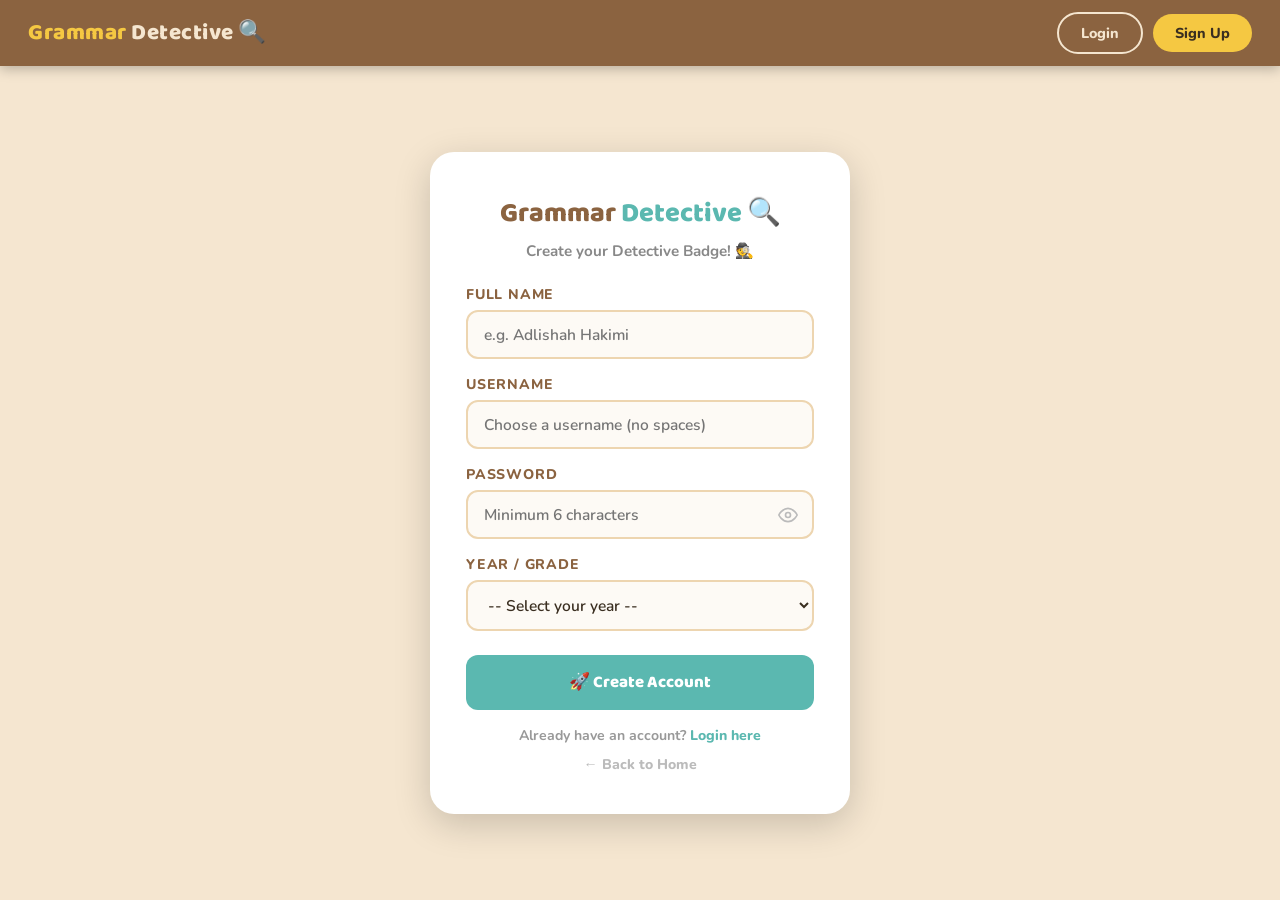
<file: signup.html>
<!DOCTYPE html>
<html lang="en">
<head>
  <meta charset="UTF-8" />
  <meta name="viewport" content="width=device-width, initial-scale=1.0" />
  <title>Grammar Detective — Sign Up</title>
  <link rel="stylesheet" href="style.css" />
  <style>
    body { background: var(--tan); display: flex; flex-direction: column; min-height: 100vh; }

    .auth-wrapper {
      flex: 1;
      display: flex;
      align-items: center;
      justify-content: center;
      padding: 40px 20px;
    }

    .auth-box {
      background: var(--white);
      border-radius: var(--radius-lg);
      padding: 40px 36px;
      width: 100%;
      max-width: 420px;
      box-shadow: var(--shadow-lg);
    }

    .auth-logo {
      font-family: 'Baloo 2', cursive;
      font-size: 1.7rem;
      font-weight: 900;
      color: var(--brown);
      text-align: center;
      margin-bottom: 6px;
    }
    .auth-logo .t { color: var(--teal); }

    .auth-sub {
      text-align: center;
      color: #888;
      font-size: 0.95rem;
      font-weight: 700;
      margin-bottom: 24px;
    }

    .form-group {
      margin-bottom: 16px;
    }
    .form-group label {
      display: block;
      font-weight: 800;
      font-size: 0.88rem;
      color: var(--brown);
      margin-bottom: 6px;
      text-transform: uppercase;
      letter-spacing: 0.8px;
    }
    .form-group input,
    .form-group select {
      width: 100%;
      padding: 12px 16px;
      border: 2px solid var(--tan-dark);
      border-radius: var(--radius-sm);
      font-family: 'Nunito', sans-serif;
      font-size: 0.97rem;
      font-weight: 600;
      color: var(--dark);
      background: var(--offwhite);
      outline: none;
      transition: border-color 0.2s, box-shadow 0.2s;
    }
    .form-group input:focus,
    .form-group select:focus {
      border-color: var(--teal);
      box-shadow: 0 0 0 3px rgba(91,184,176,0.18);
    }

    .btn-submit {
      width: 100%;
      padding: 14px;
      background: var(--teal);
      color: #fff;
      border: none;
      border-radius: var(--radius-sm);
      font-family: 'Baloo 2', cursive;
      font-size: 1.05rem;
      font-weight: 900;
      cursor: pointer;
      margin-top: 8px;
      margin-bottom: 16px;
      transition: background 0.2s, transform 0.15s;
    }
    .btn-submit:hover {
      background: var(--teal-dk);
      transform: translateY(-2px);
    }

    .alert {
      border-radius: var(--radius-sm);
      padding: 10px 14px;
      font-weight: 700;
      font-size: 0.9rem;
      margin-bottom: 14px;
      display: none;
    }
    .alert-error   { background: #ffe8e8; color: var(--red);   border: 1.5px solid #f8c0c0; }
    .alert-success { background: #e8f8ec; color: var(--green); border: 1.5px solid #b6e8be; }

    .auth-switch {
      text-align: center;
      font-size: 0.88rem;
      font-weight: 700;
      color: #999;
    }
    .auth-switch a { color: var(--teal); font-weight: 800; }
    .auth-switch a:hover { text-decoration: underline; }

    .pass-wrap { position: relative; }
    .pass-wrap input { padding-right: 46px; }
    .eye-btn {
      position: absolute;
      right: 12px;
      top: 50%;
      transform: translateY(-50%);
      background: none;
      border: none;
      cursor: pointer;
      color: #bbb;
      padding: 4px;
      display: flex;
      align-items: center;
      transition: color 0.2s;
    }
    .eye-btn:hover { color: var(--teal); }
    .eye-btn svg { width: 20px; height: 20px; pointer-events: none; }
  </style>
</head>
<body>

<nav class="gd-nav" id="gd-nav"></nav>

<div class="auth-wrapper">
  <div class="auth-box">
    <div class="auth-logo">Grammar <span class="t">Detective</span> 🔍</div>
    <p class="auth-sub">Create your Detective Badge! 🕵️</p>

    <div class="alert alert-error"   id="err-msg"></div>
    <div class="alert alert-success" id="ok-msg"></div>

    <div class="form-group">
      <label for="inp-name">Full Name</label>
      <input type="text" id="inp-name" placeholder="e.g. Adlishah Hakimi" autocomplete="name" />
    </div>
    <div class="form-group">
      <label for="inp-user">Username</label>
      <input type="text" id="inp-user" placeholder="Choose a username (no spaces)" autocomplete="username" />
    </div>
    <div class="form-group">
      <label for="inp-pass">Password</label>
      <div class="pass-wrap">
        <input type="password" id="inp-pass" placeholder="Minimum 6 characters" autocomplete="new-password" />
        <button type="button" class="eye-btn" onclick="togglePass('inp-pass', this)" title="Show/Hide password">
          <svg xmlns="http://www.w3.org/2000/svg" viewBox="0 0 24 24" fill="none" stroke="currentColor" stroke-width="2" stroke-linecap="round" stroke-linejoin="round">
            <path d="M1 12s4-8 11-8 11 8 11 8-4 8-11 8-11-8-11-8z"/>
            <circle cx="12" cy="12" r="3"/>
          </svg>
        </button>
      </div>
    </div>
    <div class="form-group">
      <label for="inp-grade">Year / Grade</label>
      <select id="inp-grade">
        <option value="">-- Select your year --</option>
        <option>Year 4</option>
        <option>Year 5</option>
        <option>Year 6</option>
        <option>Other</option>
      </select>
    </div>

    <button class="btn-submit" onclick="doSignup()">🚀 Create Account</button>

    <div class="auth-switch">
      Already have an account? <a href="login.html">Login here</a>
    </div>
    <div class="auth-switch" style="margin-top:10px;">
      <a href="index.html" style="color:#bbb;">← Back to Home</a>
    </div>
  </div>
</div>

<script src="auth.js"></script>
<script>
  if (GD.getCurrent()) window.location.href = 'dashboard.html';

  function showMsg(id, text) {
    document.getElementById(id).textContent = text;
    document.getElementById(id).style.display = 'block';
  }

  function doSignup() {
    document.getElementById('err-msg').style.display = 'none';
    document.getElementById('ok-msg').style.display = 'none';

    const name     = document.getElementById('inp-name').value.trim();
    const username = document.getElementById('inp-user').value.trim();
    const password = document.getElementById('inp-pass').value;
    const grade    = document.getElementById('inp-grade').value;

    if (!name || !username || !password || !grade) {
      showMsg('err-msg', '⚠️ Please fill in all fields!'); return;
    }
    if (/\s/.test(username)) {
      showMsg('err-msg', '⚠️ Username cannot contain spaces!'); return;
    }
    if (password.length < 6) {
      showMsg('err-msg', '⚠️ Password must be at least 6 characters!'); return;
    }

    const users = GD.getUsers();
    if (users[username]) {
      showMsg('err-msg', '⚠️ Username already taken. Try another one.'); return;
    }

    users[username] = { name, pass: password, grade };
    GD.saveUsers(users);

    showMsg('ok-msg', '🎉 Account created! Redirecting to login...');
    setTimeout(() => { window.location.href = 'login.html'; }, 1400);
  }

  document.addEventListener('keydown', e => { if (e.key === 'Enter') doSignup(); });

  function togglePass(id, btn) {
    const inp = document.getElementById(id);
    const svg = btn.querySelector('svg');
    if (inp.type === 'password') {
      inp.type = 'text';
      svg.innerHTML = `
        <path d="M17.94 17.94A10.07 10.07 0 0 1 12 20c-7 0-11-8-11-8a18.45 18.45 0 0 1 5.06-5.94"/>
        <path d="M9.9 4.24A9.12 9.12 0 0 1 12 4c7 0 11 8 11 8a18.5 18.5 0 0 1-2.16 3.19"/>
        <line x1="1" y1="1" x2="23" y2="23"/>`;
    } else {
      inp.type = 'password';
      svg.innerHTML = `
        <path d="M1 12s4-8 11-8 11 8 11 8-4 8-11 8-11-8-11-8z"/>
        <circle cx="12" cy="12" r="3"/>`;
    }
  }
</script>
</body>
</html>
</file>
<file: style.css>
/* ============================================================
   GRAMMAR DETECTIVE — Global Shared Styles
   style.css
   ============================================================
   Contains: fonts, CSS vars, reset, nav, buttons, footer
   Do NOT put page-specific styles here.
   ============================================================ */

@import url('https://fonts.googleapis.com/css2?family=Baloo+2:wght@400;600;700;800;900&family=Nunito:wght@400;600;700;800;900&display=swap');

/* ---- CSS Variables ---- */
:root {
  --beige:    #D4A96A;
  --beige-lt: #E8C99A;
  --tan:      #F5E6D0;
  --tan-dark: #EDD5B0;
  --offwhite: #FDFAF5;
  --white:    #FFFFFF;
  --brown:    #8B6340;
  --dark:     #3A2E20;

  --teal:     #5BB8B0;
  --teal-dk:  #3D9990;
  --orange:   #F4854A;
  --yellow:   #F5C842;
  --pink:     #E8638A;
  --purple:   #9B6FD4;
  --green:    #5BAE6A;
  --red:      #E04B4B;
  --blue:     #4E85D4;

  --shadow-sm:  0 3px 10px rgba(0,0,0,0.10);
  --shadow-md:  0 6px 20px rgba(0,0,0,0.13);
  --shadow-lg:  0 10px 36px rgba(0,0,0,0.18);
  --radius-sm:  12px;
  --radius-md:  18px;
  --radius-lg:  24px;
}

/* ---- Reset ---- */
*, *::before, *::after { box-sizing: border-box; margin: 0; padding: 0; }
html { scroll-behavior: smooth; }
body {
  font-family: 'Nunito', sans-serif;
  background: var(--beige);
  color: var(--dark);
  min-height: 100vh;
}
img { max-width: 100%; display: block; }
a { text-decoration: none; color: inherit; }

/* ---- NAVBAR ---- */
.gd-nav {
  background: var(--brown);
  padding: 12px 28px;
  display: flex;
  align-items: center;
  justify-content: space-between;
  gap: 12px;
  box-shadow: 0 3px 12px rgba(0,0,0,0.25);
  position: sticky;
  top: 0;
  z-index: 200;
}
.nav-logo {
  font-family: 'Baloo 2', cursive;
  font-size: 1.4rem;
  font-weight: 900;
  color: var(--yellow);
  letter-spacing: 0.5px;
  text-decoration: none;
  white-space: nowrap;
}
.nav-logo span { color: var(--tan); }
.nav-right { display: flex; align-items: center; gap: 10px; flex-wrap: wrap; }
.nav-user  { color: rgba(255,255,255,0.75); font-weight: 700; font-size: 0.88rem; white-space: nowrap; }

/* ---- BUTTONS (shared) ---- */
.btn {
  display: inline-block;
  padding: 9px 22px;
  border: none;
  border-radius: 30px;
  font-family: 'Nunito', sans-serif;
  font-weight: 800;
  font-size: 0.9rem;
  cursor: pointer;
  transition: all 0.2s;
  text-decoration: none;
  text-align: center;
  white-space: nowrap;
}
.btn-tan    { background: var(--tan);    color: var(--brown); }
.btn-tan:hover { background: var(--yellow); }
.btn-yellow { background: var(--yellow); color: var(--dark); }
.btn-yellow:hover { background: var(--orange); color: #fff; }
.btn-teal   { background: var(--teal);   color: #fff; }
.btn-teal:hover { background: var(--teal-dk); transform: translateY(-2px); }
.btn-orange { background: var(--orange); color: #fff; }
.btn-orange:hover { background: #d4703a; transform: translateY(-2px); }
.btn-pink   { background: var(--pink);   color: #fff; }
.btn-pink:hover { background: #c44d73; transform: translateY(-2px); }
.btn-blue   { background: var(--blue);   color: #fff; }
.btn-blue:hover { background: #3a6db8; transform: translateY(-2px); }
.btn-brown  { background: var(--brown);  color: #fff; }
.btn-brown:hover { background: var(--dark); }
.btn-outline-tan {
  background: transparent;
  border: 2px solid var(--tan);
  color: var(--tan);
}
.btn-outline-tan:hover { background: var(--tan); color: var(--brown); }

/* ---- FOOTER ---- */
.gd-footer {
  background: var(--dark);
  color: rgba(255,255,255,0.4);
  text-align: center;
  padding: 18px 20px;
  font-size: 0.83rem;
  margin-top: 48px;
}
.gd-footer a { color: rgba(255,255,255,0.6); }
.gd-footer a:hover { color: var(--yellow); }

/* ---- UTILITY ---- */
.text-center { text-align: center; }
.mt-sm  { margin-top: 12px; }
.mt-md  { margin-top: 20px; }
.mt-lg  { margin-top: 32px; }
.mb-sm  { margin-bottom: 12px; }
.mb-md  { margin-bottom: 20px; }
.mb-lg  { margin-bottom: 32px; }

/* ---- RESPONSIVE ---- */
@media (max-width: 600px) {
  .gd-nav { padding: 10px 16px; }
  .nav-logo { font-size: 1.15rem; }
}
</file>
<file: activity1.css>
/* ============================================================
   GRAMMAR DETECTIVE — Activity 1 Styles
   activity1.css  (PDF-faithful rebuild)
   ============================================================ */

@import url('https://fonts.googleapis.com/css2?family=Baloo+2:wght@400;600;700;800;900&family=Nunito:wght@400;600;700;800;900&family=Fredoka+One&display=swap');

/* ---- Page wrapper ---- */
.a1-wrap {
  max-width: 820px;
  margin: 0 auto;
  padding: 36px 20px 72px;
}

/* ============================================================
   PAGE 1 — NOUNS CHAPTER MENU  (PDF p.1 style nav)
   ============================================================ */
.chapter-menu {
  background: #D4A96A;
  border-radius: 20px;
  padding: 32px 28px;
  margin-bottom: 24px;
  position: relative;
}
.chapter-menu::before {
  content: '';
  position: absolute;
  top: 14px; left: 14px;
  width: 28px; height: 28px;
  border-top: 3px dotted rgba(255,255,255,0.35);
  border-left: 3px dotted rgba(255,255,255,0.35);
  border-radius: 4px 0 0 0;
}
.chapter-menu-title {
  font-family: 'Baloo 2', cursive;
  font-size: 2.2rem;
  font-weight: 900;
  letter-spacing: 5px;
  text-transform: uppercase;
  color: var(--dark);
  text-align: center;
  margin-bottom: 24px;
}
.chapter-nav-item {
  background: #fff;
  border-radius: 16px;
  padding: 16px 20px;
  margin-bottom: 12px;
  display: flex;
  align-items: center;
  gap: 14px;
  box-shadow: 0 3px 0 rgba(0,0,0,0.08);
  text-decoration: none;
  color: var(--dark);
  transition: transform 0.15s;
}
.chapter-nav-item:hover { transform: translateX(4px); }
.chapter-nav-num {
  width: 36px; height: 36px;
  border-radius: 10px;
  font-family: 'Baloo 2', cursive;
  font-weight: 900; font-size: 1rem;
  color: #fff;
  display: flex; align-items: center; justify-content: center;
  flex-shrink: 0;
}
.num-teal   { background: #5BB8B0; }
.num-orange { background: #F4854A; }
.num-pink   { background: #E8638A; }
.num-purple { background: #9B6FD4; }
.num-green  { background: #5BAE6A; }

.chapter-nav-label {
  font-family: 'Baloo 2', cursive;
  font-weight: 900; font-size: 1.05rem;
  flex: 1;
}
.chapter-nav-arrow {
  color: #bbb; font-size: 1.2rem; font-weight: 900;
}
.chapter-nav-item.active-item {
  border: 2.5px solid #5BB8B0;
}
.chapter-nav-item.active-item .chapter-nav-num {
  box-shadow: 0 0 0 3px rgba(91,184,176,0.25);
}

/* ============================================================
   PAGE 2 — NOTES  (PDF p.2 style — grid/checkerboard bg)
   ============================================================ */
.pdf-page {
  background: #fff;
  border-radius: 20px;
  margin-bottom: 20px;
  box-shadow: 0 4px 18px rgba(0,0,0,0.10);
  overflow: hidden;
  position: relative;
}

/* Tan beige outer wrapper to mimic the PDF page border */
.pdf-page-outer {
  background: #D4A96A;
  border-radius: 24px;
  padding: 14px;
  margin-bottom: 24px;
  box-shadow: 0 6px 24px rgba(0,0,0,0.13);
}

/* Grid background for notes page */
.notes-page {
  background-color: #D4A96A;
  background-image:
    linear-gradient(rgba(255,255,255,0.12) 1px, transparent 1px),
    linear-gradient(90deg, rgba(255,255,255,0.12) 1px, transparent 1px);
  background-size: 28px 28px;
  padding: 36px 28px;
  position: relative;
  border-radius: 12px;
}

.notes-page-title {
  font-family: 'Baloo 2', cursive;
  font-size: clamp(2.2rem, 6vw, 3.2rem);
  font-weight: 900;
  text-transform: uppercase;
  color: #3A2E20;
  line-height: 1.05;
  margin-bottom: 30px;
  letter-spacing: 1px;
}

/* Lightbulb decoration */
.notes-lightbulb {
  position: absolute;
  top: 20px; right: 22px;
  font-size: 5rem;
  filter: drop-shadow(0 4px 8px rgba(0,0,0,0.18));
  line-height: 1;
}

/* Timeline layout — numbered dots + left/right panels */
.notes-timeline {
  display: flex;
  flex-direction: column;
  gap: 0;
  position: relative;
}
.notes-timeline::before {
  content: '';
  position: absolute;
  left: 50%; top: 0; bottom: 0;
  width: 3px;
  background: #3A2E20;
  transform: translateX(-50%);
  z-index: 0;
}

.timeline-row {
  display: grid;
  grid-template-columns: 1fr 48px 1fr;
  align-items: start;
  gap: 0;
  margin-bottom: 18px;
  position: relative;
  z-index: 1;
}

.tl-left  { padding-right: 18px; }
.tl-right { padding-left: 18px; }
.tl-empty { /* placeholder cell */ }

.tl-dot {
  width: 44px; height: 44px;
  background: #3A2E20; color: #fff;
  border-radius: 50%;
  font-family: 'Baloo 2', cursive;
  font-weight: 900; font-size: 1.25rem;
  display: flex; align-items: center; justify-content: center;
  border: 3px solid #D4A96A;
  flex-shrink: 0;
  justify-self: center;
  align-self: center;
}

.notes-box {
  background: #FDFAF5;
  border-radius: 16px;
  padding: 16px 18px;
  box-shadow: 0 3px 10px rgba(0,0,0,0.08);
}

.type-pill {
  display: inline-block;
  padding: 6px 22px;
  border-radius: 30px;
  font-family: 'Baloo 2', cursive;
  font-weight: 900; font-size: 0.92rem;
  text-transform: uppercase; letter-spacing: 0.5px;
  margin-bottom: 10px;
}
.pill-teal   { background: #5BB8B0; color: #fff; }
.pill-orange { background: #F4854A; color: #fff; }
.pill-pink   { background: #E8638A; color: #fff; }

.notes-box p {
  font-size: 0.92rem; line-height: 1.7; color: #555;
  text-align: center;
}
.notes-box strong.hl-red  { color: #E04B4B; }
.notes-box strong.hl-pink { color: #E04B4B; }

/* Examples table card */
.ex-card {
  border-radius: 16px; overflow: hidden;
}
.ex-card-teal   { background: #5BB8B0; }
.ex-card-orange { background: #F4854A; }

.ex-card-header {
  text-align: center; color: #fff;
  font-family: 'Baloo 2', cursive;
  font-weight: 900; font-size: 0.88rem;
  letter-spacing: 1.5px; text-transform: uppercase;
  padding: 9px;
}
.ex-card-body { background: #fff; border-radius: 0 0 14px 14px; overflow: hidden; }

.ex-table-row {
  display: grid;
  grid-template-columns: 1fr 28px 1fr;
  border-bottom: 1px solid #f0ece6;
}
.ex-table-row.header { background: #3A2E20; }
.ex-table-row.header span { color: #fff; font-weight: 800; font-size: 0.72rem; text-transform: uppercase; letter-spacing: 1px; }
.ex-table-row span {
  padding: 9px 12px; text-align: center;
  font-weight: 700; font-size: 0.9rem;
}
.ex-table-row .arrow-cell {
  display: flex; align-items: center; justify-content: center;
  color: #5BB8B0; font-size: 1rem; font-weight: 900;
}

/* Uncountable pills */
.unc-pills-wrap { padding: 10px 12px; display: flex; flex-direction: column; gap: 6px; }
.unc-pill-item {
  background: #F5C842;
  border-radius: 30px; padding: 6px 14px;
  font-family: 'Baloo 2', cursive; font-weight: 900; font-size: 0.88rem;
  color: #3A2E20; display: flex; align-items: center; gap: 8px;
}
.unc-pill-num {
  background: #F4854A; color: #fff;
  width: 20px; height: 20px; border-radius: 50%;
  font-size: 0.68rem; display: flex; align-items: center; justify-content: center;
  flex-shrink: 0;
}

/* Revision box */
.revision-box {
  text-align: center;
  background: #FDFAF5;
  border-radius: 16px; padding: 20px 18px;
}
.revision-pill {
  display: inline-block;
  background: #E8638A; color: #fff;
  font-family: 'Baloo 2', cursive; font-weight: 900; font-size: 1rem;
  padding: 8px 28px; border-radius: 30px;
  margin-bottom: 8px;
}
.revision-link {
  display: block; font-size: 0.9rem;
  color: #E8638A; font-weight: 700; margin-bottom: 4px;
  text-decoration: underline; cursor: pointer;
}
.revision-sub { font-size: 0.83rem; color: #888; }

/* Page number */
.pdf-pagenum {
  text-align: center;
  font-family: 'Baloo 2', cursive;
  font-size: 1.15rem; font-weight: 900;
  color: #3A2E20;
  padding: 6px 0 0;
}

/* ============================================================
   SHARED EXERCISE STYLES
   ============================================================ */
.exercise-page {
  background: #fff;
  border-radius: 12px;
  padding: 32px 28px 28px;
  position: relative;
}

.ex-page-header {
  display: flex; align-items: center; gap: 14px;
  margin-bottom: 20px;
}
.ex-sun-emoji { font-size: 2.6rem; line-height: 1; }
.ex-page-title {
  font-family: 'Baloo 2', cursive;
  font-size: clamp(1.6rem, 4vw, 2.2rem);
  font-weight: 900; text-transform: uppercase;
  letter-spacing: 0.5px; color: #3A2E20;
  line-height: 1.1;
}

.ex-instructions {
  font-size: 0.95rem; line-height: 1.7; color: #444;
  margin-bottom: 22px; padding: 0 4px;
}
.ex-instructions strong { color: #3A2E20; }
.hint-text { display: block; font-size: 0.8rem; color: #aaa; margin-top: 4px; }

.ex-result {
  margin-top: 14px; padding: 13px 18px;
  border-radius: 12px; font-weight: 800; font-size: 0.93rem;
  text-align: center; display: none;
}
.ex-result.ok  { background: #EDFAF3; color: #1a8a4a; border: 2px solid #a3e8c0; }
.ex-result.err { background: #FFF0F0; color: #E04B4B; border: 2px solid #f5c0c0; }

.ex-btn-row { text-align: center; margin-top: 22px; }
.check-btn {
  font-family: 'Baloo 2', cursive !important;
  font-weight: 900 !important; font-size: 1.02rem !important;
  padding: 13px 40px !important; border-radius: 30px !important;
  border: none; cursor: pointer;
  box-shadow: 0 4px 0 rgba(0,0,0,0.15);
  letter-spacing: 0.5px; transition: transform 0.15s, box-shadow 0.15s;
}
.check-btn:hover { transform: translateY(-2px); box-shadow: 0 6px 0 rgba(0,0,0,0.12); }
.check-btn:active { transform: translateY(1px); box-shadow: 0 2px 0 rgba(0,0,0,0.12); }
.btn-orange-check { background: #F4854A; color: #fff; }
.btn-teal-check   { background: #5BB8B0; color: #fff; }
.btn-blue-check   { background: #4E85D4; color: #fff; }

/* colour helpers */
.t-red  { color: #E04B4B; }
.t-blue { color: #4E85D4; }
.t-teal { color: #5BB8B0; }

/* ============================================================
   EXERCISE 1 — COLORING FUN  (PDF p.3)
   Suitcase with stickers approach → styled grid items
   ============================================================ */

/* Suitcase container */
.suitcase-wrap {
  background: #f9f9f9;
  border: 3px solid #ddd;
  border-radius: 24px;
  padding: 28px 20px 20px;
  position: relative;
  box-shadow: inset 0 2px 8px rgba(0,0,0,0.06), 0 4px 16px rgba(0,0,0,0.08);
  margin-bottom: 10px;
}
/* Suitcase handle */
.suitcase-wrap::before {
  content: '';
  position: absolute;
  top: -18px; left: 50%; transform: translateX(-50%);
  width: 70px; height: 20px;
  border: 4px solid #555;
  border-radius: 12px 12px 0 0;
  border-bottom: none;
  background: transparent;
}
/* Suitcase lock */
.suitcase-wrap::after {
  content: '🔒';
  position: absolute;
  top: 8px; left: 50%; transform: translateX(-50%);
  font-size: 1rem;
}

.color-legend {
  display: flex; gap: 12px; flex-wrap: wrap;
  margin-bottom: 16px;
}
.legend-item {
  display: flex; align-items: center; gap: 7px;
  background: #F5E6D0; border-radius: 30px;
  padding: 5px 14px; font-weight: 800; font-size: 0.85rem;
  color: #3A2E20;
}
.ldot { width: 14px; height: 14px; border-radius: 50%; flex-shrink: 0; }
.red-dot  { background: #E04B4B; }
.blue-dot { background: #4E85D4; }

.coloring-grid {
  display: grid;
  grid-template-columns: repeat(3, 1fr);
  gap: 12px;
}

.color-item {
  background: #FDFAF5;
  border: 3px solid #E8E0D4;
  border-radius: 18px;
  padding: 16px 10px 14px;
  text-align: center;
  cursor: pointer;
  transition: transform 0.18s, box-shadow 0.18s, background 0.18s, border-color 0.18s;
  user-select: none;
  position: relative;
}
.color-item:hover { transform: translateY(-4px) rotate(-1deg); box-shadow: 0 6px 16px rgba(0,0,0,0.12); }
.color-item .ci-emoji { font-size: 2.4rem; display: block; margin-bottom: 6px; }
.color-item .ci-label { font-weight: 800; font-size: 0.85rem; color: #3A2E20; display: block; margin-bottom: 8px; }
.color-item .ci-tag {
  display: inline-block;
  width: 32px; height: 32px; line-height: 28px;
  border-radius: 8px; border: 2.5px solid #ddd;
  font-family: 'Baloo 2', cursive; font-weight: 900; font-size: 1rem;
  color: #ccc; transition: all 0.18s;
}

/* Colour states */
.color-item.state-red   { background: #FFF0F0; border-color: #E04B4B; }
.color-item.state-red .ci-tag   { background: #E04B4B; border-color: #E04B4B; color: #fff; }
.color-item.state-blue  { background: #EDF2FF; border-color: #4E85D4; }
.color-item.state-blue .ci-tag  { background: #4E85D4; border-color: #4E85D4; color: #fff; }

/* Feedback */
.color-item.is-correct  { outline: 3px solid #5BAE6A; outline-offset: 2px; }
.color-item.is-wrong    { outline: 3px solid #E04B4B; outline-offset: 2px; animation: shake 0.32s ease; }
@keyframes shake {
  0%,100% { transform: translateX(0); }
  25%      { transform: translateX(-6px); }
  75%      { transform: translateX(6px); }
}

/* ============================================================
   EXERCISE 2 — LET'S FIND  (PDF p.4)
   3-column food grid with C/U buttons
   ============================================================ */
.find-grid {
  display: grid;
  grid-template-columns: repeat(3, 1fr);
  gap: 14px;
}

.find-item {
  background: #FDFAF5;
  border: 2.5px solid #E8E0D4;
  border-radius: 16px;
  padding: 14px 10px 12px;
  text-align: center;
  position: relative;
  transition: box-shadow 0.18s;
}
.find-item:hover { box-shadow: 0 4px 14px rgba(0,0,0,0.09); }

.find-num {
  position: absolute; top: 7px; left: 9px;
  font-family: 'Baloo 2', cursive; font-weight: 900;
  font-size: 1.05rem; color: #3A2E20; line-height: 1;
}
.find-item .fi-emoji { font-size: 2.6rem; display: block; margin: 4px 0 6px; }
.find-item .fi-label { font-weight: 800; font-size: 0.83rem; margin-bottom: 10px; color: #3A2E20; display: block; }

.cu-btns { display: flex; gap: 6px; justify-content: center; }
.cu-btn {
  width: 38px; height: 38px; border-radius: 10px;
  border: 2.5px solid #ddd; background: #fff;
  cursor: pointer;
  font-family: 'Baloo 2', cursive; font-weight: 900; font-size: 1rem;
  color: #bbb; transition: all 0.18s; line-height: 1;
}
.cu-btn:hover      { border-color: #5BB8B0; color: #5BB8B0; transform: scale(1.08); }
.cu-btn.active-C   { background: #E04B4B; border-color: #E04B4B; color: #fff; }
.cu-btn.active-U   { background: #4E85D4; border-color: #4E85D4; color: #fff; }
.cu-btn.is-correct { background: #5BAE6A; border-color: #5BAE6A; color: #fff; pointer-events: none; }
.cu-btn.is-wrong   { background: #E04B4B; border-color: #E04B4B; color: #fff; pointer-events: none; animation: shake 0.32s ease; }

/* ============================================================
   EXERCISE 3 — COUNTABLE OR UNCOUNTABLE? / JAR  (PDF p.5)
   ============================================================ */
.jar-items-row {
  display: flex; flex-wrap: wrap; gap: 16px;
  justify-content: center;
  margin-bottom: 24px;
  padding: 18px;
  background: #F5E6D0;
  border-radius: 16px;
}

.jar-word {
  background: #fff;
  border: 2.5px solid #D4A96A;
  border-radius: 14px; padding: 14px 12px;
  text-align: center; cursor: grab;
  transition: transform 0.18s, box-shadow 0.18s;
  user-select: none; min-width: 80px;
}
.jar-word:hover { transform: translateY(-5px) rotate(-2deg); box-shadow: 0 8px 18px rgba(0,0,0,0.14); }
.jar-word.placed { opacity: 0.3; pointer-events: none; cursor: default; }
.jar-word .jw-emoji { font-size: 2.2rem; display: block; margin-bottom: 4px; }
.jar-word .jw-num   { font-weight: 900; font-size: 0.7rem; color: #8B6340; display: block; }
.jar-word .jw-name  { font-weight: 800; font-size: 0.9rem; color: #3A2E20; display: block; margin-top: 3px; }

.jars-row { display: grid; grid-template-columns: 1fr 1fr; gap: 20px; }
.jar-col  { display: flex; flex-direction: column; align-items: center; gap: 8px; }
.jar-col-label {
  font-family: 'Baloo 2', cursive; font-weight: 900; font-size: 1.1rem;
}
.jar-col-label.lbl-teal { color: #5BB8B0; }
.jar-col-label.lbl-blue { color: #4E85D4; }

/* Jar shape — rounded rectangle with wider top lid */
.jar-drop {
  width: 100%;
  min-height: 180px;
  border-radius: 14px 14px 22px 22px;
  border: 3px dashed currentColor;
  padding: 14px 12px 12px;
  position: relative;
  display: flex; flex-wrap: wrap; gap: 8px;
  align-content: flex-start;
  transition: background 0.2s;
}
.jar-drop::before {
  content: '';
  position: absolute;
  top: -14px; left: 8px; right: 8px; height: 16px;
  border-radius: 8px 8px 0 0;
  border: 3px solid currentColor;
  border-bottom: none;
  background: rgba(255,255,255,0.6);
}

.jar-teal { border-color: #5BB8B0; color: #5BB8B0; }
.jar-blue { border-color: #4E85D4; color: #4E85D4; }
.jar-drop.drag-over { background: rgba(0,0,0,0.03); }

.jar-placeholder {
  position: absolute; inset: 0;
  display: flex; align-items: center; justify-content: center;
  color: #ccc; font-size: 0.88rem; font-style: italic;
  pointer-events: none; transition: opacity 0.2s;
}

.jar-chip {
  background: #5BB8B0; color: #fff;
  padding: 6px 10px; border-radius: 20px;
  font-weight: 800; font-size: 0.82rem;
  display: inline-flex; align-items: center; gap: 5px;
  animation: chip-pop 0.18s ease;
}
.jar-chip.chip-blue { background: #4E85D4; }
.chip-remove { cursor: pointer; opacity: 0.7; font-size: 0.72rem; line-height: 1; }
.chip-remove:hover { opacity: 1; }
@keyframes chip-pop {
  from { transform: scale(0.4); opacity: 0; }
  to   { transform: scale(1);   opacity: 1; }
}

/* ============================================================
   PAGE 6 — MORE GAMES & QUIZZES  (PDF p.6)
   ============================================================ */
.more-games-page {
  background: #D4A96A;
  border-radius: 12px;
  padding: 40px 28px 44px;
  text-align: center;
  position: relative;
  overflow: hidden;
  min-height: 480px;
  display: flex; flex-direction: column; align-items: center;
}

/* Daisy flowers */
.daisy {
  position: absolute;
  font-size: 0;  /* SVG daisies below */
}
.daisy svg { display: block; }

.daisy-tl { top: -12px; left: -12px; }
.daisy-tr { top: -12px; right: -12px; }
.daisy-bl { bottom: -8px; left: 20px; }
.daisy-br { bottom: -4px; right: 28px; }

.mg-title {
  font-family: 'Baloo 2', cursive;
  font-size: clamp(2.2rem, 7vw, 3.6rem);
  font-weight: 900;
  text-transform: uppercase;
  color: #3A2E20;
  line-height: 1.0;
  margin-bottom: 6px;
  position: relative; z-index: 2;
  /* Arched feel — slight letter spacing variation */
  letter-spacing: 1px;
}

.mg-sub {
  font-family: 'Baloo 2', cursive;
  font-weight: 900; font-size: 0.88rem;
  letter-spacing: 3px; text-transform: uppercase;
  color: #3A2E20; opacity: 0.65;
  margin-bottom: 28px; margin-top: 12px;
  position: relative; z-index: 2;
}

.qr-row {
  display: flex; gap: 32px; justify-content: center; flex-wrap: wrap;
  position: relative; z-index: 2;
}

.qr-box {
  display: flex; flex-direction: column; align-items: center; gap: 10px;
}

/* QR placeholder — exact square, cream-ish border */
.qr-placeholder {
  width: 140px; height: 140px;
  background: #fff;
  border: 3px solid #3A2E20;
  border-radius: 6px;
  display: flex; align-items: center; justify-content: center;
  flex-direction: column;
  gap: 6px;
  position: relative;
  overflow: hidden;
}

/* QR corner marks mimicking real QR */
.qr-placeholder::before,
.qr-placeholder::after {
  content: '';
  position: absolute;
  width: 28px; height: 28px;
  border: 4px solid #3A2E20;
  border-radius: 4px;
}
.qr-placeholder::before { top: 8px; left: 8px; }
.qr-placeholder::after  { bottom: 8px; right: 8px; }

.qr-corner-tr {
  position: absolute;
  top: 8px; right: 8px;
  width: 28px; height: 28px;
  border: 4px solid #3A2E20;
  border-radius: 4px;
}

.qr-img-slot {
  width: 100%; height: 100%;
  object-fit: contain;
  display: block;
}

.qr-label {
  font-family: 'Baloo 2', cursive;
  font-weight: 900; font-size: 0.95rem;
  letter-spacing: 1.5px; text-transform: uppercase;
  color: #3A2E20;
}

.qr-upload-hint {
  font-size: 0.75rem; color: rgba(58,46,32,0.55);
  max-width: 130px; text-align: center; line-height: 1.4;
}

/* ============================================================
   SCORE PANEL
   ============================================================ */
.score-panel {
  background: #8B6340; color: #fff;
  border-radius: 20px; padding: 38px 28px;
  text-align: center; display: none;
  box-shadow: 0 8px 28px rgba(0,0,0,0.2);
  margin-bottom: 24px;
}
.score-stars { font-size: 2.6rem; margin-bottom: 8px; }
.score-big   { font-family: 'Baloo 2', cursive; font-size: 5.5rem; font-weight: 900; color: #F5C842; line-height: 1; }
.score-sub   { color: rgba(255,255,255,0.55); margin-bottom: 8px; font-size: 0.9rem; }
.score-msg   { font-size: 1rem; color: rgba(255,255,255,0.85); margin-bottom: 28px; line-height: 1.65; }
.score-btns  { display: flex; gap: 10px; flex-wrap: wrap; justify-content: center; }

/* ============================================================
   RESPONSIVE
   ============================================================ */
@media (max-width: 600px) {
  .notes-timeline::before { left: 22px; }
  .timeline-row {
    grid-template-columns: 44px 1fr;
  }
  .tl-dot { width: 38px; height: 38px; font-size: 1rem; }
  .tl-left, .tl-right { padding: 0 0 0 10px; }
  .coloring-grid { grid-template-columns: repeat(2, 1fr); }
  .find-grid { grid-template-columns: repeat(2, 1fr); }
  .jars-row { grid-template-columns: 1fr; }
  .score-big { font-size: 4rem; }
  .mg-title { font-size: 2rem; }
  .notes-page { padding: 24px 16px; }
  .exercise-page { padding: 22px 16px; }
}
</file>
